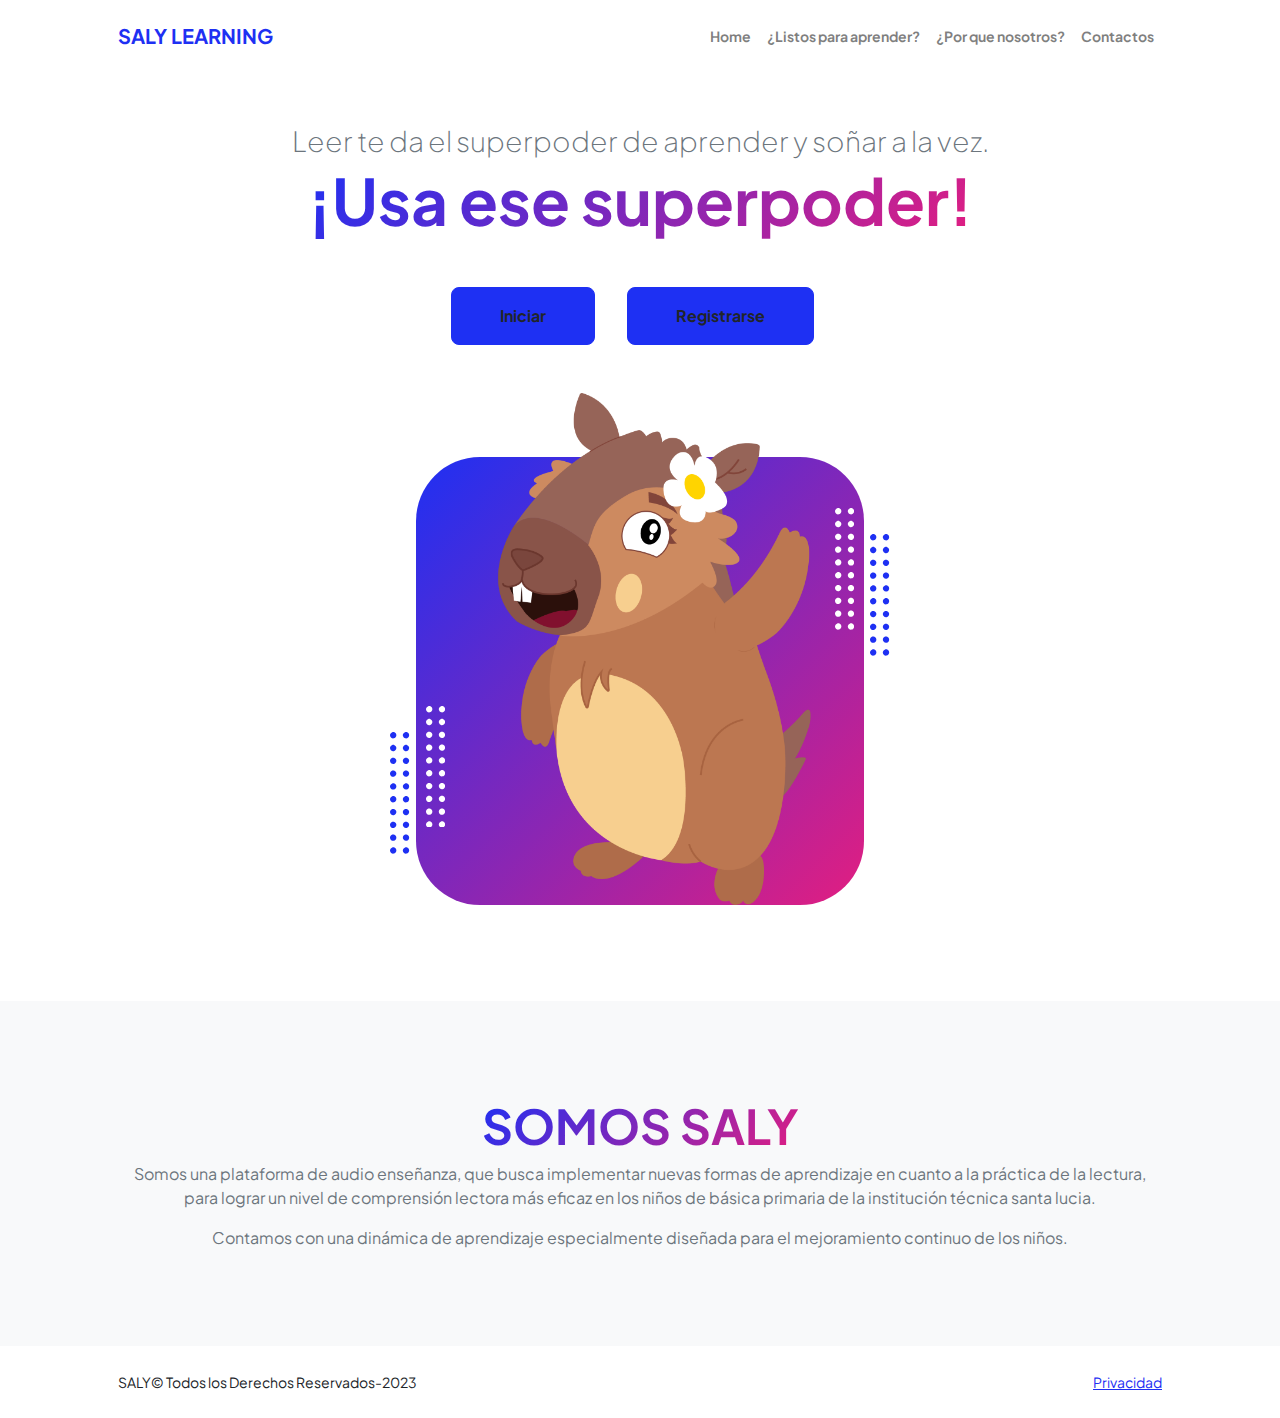
<file: index.html>
<!DOCTYPE html>
<html lang="en">
    <head>
        <meta charset="utf-8" />
        <meta name="viewport" content="width=device-width, initial-scale=1, shrink-to-fit=no" />
        <meta name="description" content="" />
        <meta name="author" content="" />
        <title>software saly</title>
        <!-- Favicon-->
        <link rel="icon" type="image/x-icon" href="assets/favicon.ico" />
        <link rel="stylesheet" href="https://maxcdn.bootstrapcdn.com/bootstrap/4.5.2/css/bootstrap.min.css">
        <link rel="stylesheet" href="https://stackpath.bootstrapcdn.com/bootstrap/4.3.1/css/bootstrap.min.css" integrity="sha384-ggOyR0iXCbMQv3Xipma34MD+dH/1fQ784/j6cY/iJTQUOhcWr7x9JvoRxT2MZw1T" crossorigin="anonymous">


        <!-- Custom Google font-->
        <link rel="preconnect" href="https://fonts.googleapis.com" />
        <link rel="preconnect" href="https://fonts.gstatic.com" crossorigin />
        <link href="https://fonts.googleapis.com/css2?family=Plus+Jakarta+Sans:wght@100;200;300;400;500;600;700;800;900&amp;display=swap" rel="stylesheet" />

        <!-- Bootstrap icons-->
        <link href="https://cdn.jsdelivr.net/npm/bootstrap-icons@1.8.1/font/bootstrap-icons.css" rel="stylesheet" />
        <!-- CSS del tema principal (incluye Bootstrap)-->
        <link href="css/styles.css" rel="stylesheet" />
    </head>
    <body class="d-flex flex-column h-100">
        <main class="flex-shrink-0">
            <!--menu-->
            <nav class="navbar navbar-expand-lg navbar-light bg-white py-3">
                <div class="container px-5">
                    <a class="navbar-brand" href="index.html"><span class="fw-bolder text-primary">SALY LEARNING</span></a>
                    <button class="navbar-toggler" type="button" data-bs-toggle="collapse" data-bs-target="#navbarSupportedContent" aria-controls="navbarSupportedContent" aria-expanded="false" aria-label="Toggle navigation"><span class="navbar-toggler-icon"></span></button>
                    <div class="collapse navbar-collapse" id="navbarSupportedContent">
                        <ul class="navbar-nav ms-auto mb-2 mb-lg-0 small fw-bolder">
                            <li class="nav-item"><a class="nav-link" href="index.html">Home</a></li>
                            <li class="nav-item"><a class="nav-link" href="resume.html">¿Listos para aprender?</a></li>
                            <li class="nav-item"><a class="nav-link" href="projects.html">¿Por que nosotros?</a></li>
                             <li class="nav-item"><a class="nav-link" href="contact.html">Contactos</a></li>
                        </ul>
                    </div>
                </div>
            </nav>
            <!-- Header-->
<header class="py-5">
<div class="container px-5 pb-5">
<div class="row gx-5 align-items-center">
<div class="col-xxl-5">
<!-- Contenido del texto del encabezado-->
<div class="text-center text-xxl-start">
<div class="fs-3 fw-light text-muted">Leer te da el superpoder de aprender y soñar a la vez.</div>
<h1 class="display-3 fw-bolder mb-5"><span class="text-gradient d-inline">¡Usa ese superpoder!</span></h1>
<div class="d-grid gap-3 d-sm-flex justify-content-sm-center justify-content-xxl-start mb-3">
<a id="abrir_modal" class="btn btn-primary btn-lg px-5 py-3 me-sm-3 fs-6 fw-bolder">Iniciar</a>
<a id="abrir_modal_registro" class="btn btn-primary btn-lg px-5 py-3 me-sm-3 fs-6 fw-bolder">Registrarse</a>
</div>
</div>

  <!-- Modal de inicio de sesión -->
<div id="miModal" class="modal" style=" height: 80% width: 80%;">
            <div class="row justify-content-center pt-5 mt-5 m-1">
            <div class="col-md-6 col-sm-8 col-xl-4 col-lg-5 formulario">
            <span id="close_modal" class="close_modal" style="float: right; cursor: pointer;">&times;</span>

             <form action="">
                        <div class="form-group text-center pt-3">
                        <h1 class="text-light">INICIAR SESIÓN</h1>
                        </div>
                        <div class="form-group mx-sm-4 pt-3">
                        <input type="text" class="form-control" placeholder="Ingrese su Usuario" required>
                        </div>
                        <div class="form-group mx-sm-4 pb-3">
                        <input type="text" class="form-control" placeholder="Ingrese su Contraseña" required>
                        </div>
                        <div class="form-group mx-sm-4 pb-2">
                        <input type="submit" class="btn btn-block ingresar" value="INGRESAR">
                        </div>
                        <div class="form-group mx-sm-4 text-right">
            <span class=""><a href="#" class="olvide">Olvidé mi contraseña?</a></span>
                        </div>
                    </form>
                </div>
            </div>
        </div>
<!---->
<!-- Modal de registro usuarios-->
<div id="registroModal" class="modal" style="height: 100%; width: 100%;">
    <div class="row justify-content-center pt-5 mt-5 m-1">
        <div class="col-md-6 col-sm-8 col-xl-4 col-lg-5 formulario"  style="height: 80%; width: 60%;" >
            <span id="close_modal_registro" class="close_modal" style="float: right; cursor: pointer;">&times;</span>
            
            <form action="">
                <div class="form-group text-center pt-3">
                    <h1 class="text-light">INICIAR SESIÓN</h1>
                </div>

                <!-- Primera Fila -->
                <div class="row">
                    <div class="form-group col-md-6 pt-3">
                        <input type="text" class="form-control" placeholder="Primer Nombre" required>
                    </div>
                    <div class="form-group col-md-6 pt-3">
                        <input type="text" class="form-control" placeholder="Segundo Nombre">
                    </div>
                </div>

                <!-- Segunda Fila -->
                <div class="row">
                    <div class="form-group col-md-6 pb-3">
                        <input type="text" class="form-control" placeholder="Primer Apellido" required>
                    </div>
                    <div class="form-group col-md-6 pb-3">
                        <input type="text" class="form-control" placeholder="Segundo Apellido">
                    </div>
                </div>

                <!-- Tercera Fila -->
                <div class="row">
                    <div class="form-group col-md-6 pb-3">
                        <input type="number" class="form-control" placeholder="Edad" required>
                    </div>
                    <div class="form-group col-md-6 pb-3">
                        <select id="gradoEscolar" class="form-control" required>
                            <option value="" disabled selected>Seleccione su grado escolar</option>
                            <option value="1">Primero</option>
                            <option value="2">Segundo</option>
                            <option value="3">Tercero</option>
                            <option value="4">Cuarto</option>
                            <option value="5">Quinto</option>
                        </select>
                    </div>
                </div>
                <!-- Cuarta Fila -->
                <div class="row">
                    <div class="form-group col-md-6 pb-3">
                        <input type="email" class="form-control" placeholder="Correo electronico" required>
                    </div>
                    <div class="form-group col-md-6 pb-3">
                        <input type="password" class="form-control" placeholder="Contraseña" required minlength="6">
                    </div>
                </div>

                <!-- Quinta Fila -->
                <div class="row">
                    <div class="form-group col-md-6 pb-3">
                        <input type="password" class="form-control" placeholder="Confirmar contraseña" required minlength="6">
                    </div>

                    <div class="form-group col-md-6 pb-2">
                        <input type="submit" class="btn btn-block ingresar" value="INGRESAR">
                    </div>
                </div>
            </form>
        </div>
    </div>
</div>
<!---->
 <div class="col-xxl-7">
<!-- Imagen de encabezado-->
<div class="d-flex justify-content-center mt-5 mt-xxl-0">
<div class="profile bg-gradient-primary-to-secondary">
<img class="profile-img" src="img/SALYCAPIBARA.png" alt="..." />
<div class="dots-1">
<!-- Puntos SVG-->
<svg version="1.1" xmlns="http://www.w3.org/2000/svg" xmlns:xlink="http://www.w3.org/1999/xlink" x="0px" y="0px" viewBox="0 0 191.6 1215.4" style="enable-background: new 0 0 191.6 1215.4" xml:space="preserve">
<g transform="translate(0.000000,1280.000000) scale(0.100000,-0.100000)">
<path d="M227.7,12788.6c-105-35-200-141-222-248c-43-206,163-412,369-369c155,32,275,190,260,339c-11,105-90,213-190,262        C383.7,12801.6,289.7,12808.6,227.7,12788.6z"></path>
<path d="M1507.7,12788.6c-151-50-253-216-222-362c25-119,136-230,254-255c194-41,395,142,375,339c-11,105-90,213-190,262        C1663.7,12801.6,1569.7,12808.6,1507.7,12788.6z"></path>
<path d="M227.7,11508.6c-105-35-200-141-222-248c-43-206,163-412,369-369c155,32,275,190,260,339c-11,105-90,213-190,262        C383.7,11521.6,289.7,11528.6,227.7,11508.6z"></path>
<path d="M1507.7,11508.6c-151-50-253-216-222-362c25-119,136-230,254-255c194-41,395,142,375,339c-11,105-90,213-190,262        C1663.7,11521.6,1569.7,11528.6,1507.7,11508.6z"></path>
<path d="M227.7,10228.6c-105-35-200-141-222-248c-43-206,163-412,369-369c155,32,275,190,260,339c-11,105-90,213-190,262        C383.7,10241.6,289.7,10248.6,227.7,10228.6z"></path>
<path d="M1507.7,10228.6c-105-35-200-141-222-248c-43-206,163-412,369-369c155,32,275,190,260,339c-11,105-90,213-190,262        C1663.7,10241.6,1569.7,10248.6,1507.7,10228.6z"></path>
<path d="M227.7,8948.6c-105-35-200-141-222-248c-43-206,163-412,369-369c155,32,275,190,260,339c-11,105-90,213-190,262        C383.7,8961.6,289.7,8968.6,227.7,8948.6z"></path>
<path d="M1507.7,8948.6c-105-35-200-141-222-248c-43-206,163-412,369-369c155,32,275,190,260,339c-11,105-90,213-190,262        C1663.7,8961.6,1569.7,8968.6,1507.7,8948.6z"></path>
<path d="M227.7,7668.6c-105-35-200-141-222-248c-43-206,163-412,369-369c155,32,275,190,260,339c-11,105-90,213-190,262        C383.7,7681.6,289.7,7688.6,227.7,7668.6z"></path>
<path d="M1507.7,7668.6c-105-35-200-141-222-248c-43-206,163-412,369-369c155,32,275,190,260,339c-11,105-90,213-190,262        C1663.7,7681.6,1569.7,7688.6,1507.7,7668.6z"></path>
<path d="M227.7,6388.6c-105-35-200-141-222-248c-43-206,163-412,369-369c155,32,275,190,260,339c-11,105-90,213-190,262        C383.7,6401.6,289.7,6408.6,227.7,6388.6z"></path>
 <path d="M1507.7,6388.6c-105-35-200-141-222-248c-43-206,163-412,369-369c155,32,275,190,260,339c-11,105-90,213-190,262        C1663.7,6401.6,1569.7,6408.6,1507.7,6388.6z"></path>
<path d="M227.7,5108.6c-105-35-200-141-222-248c-43-206,163-412,369-369c155,32,275,190,260,339c-11,105-90,213-190,262        C383.7,5121.6,289.7,5128.6,227.7,5108.6z"></path>
<path d="M1507.7,5108.6c-105-35-200-141-222-248c-43-206,163-412,369-369c155,32,275,190,260,339c-11,105-90,213-190,262        C1663.7,5121.6,1569.7,5128.6,1507.7,5108.6z"></path>
<path d="M227.7,3828.6c-105-35-200-141-222-248c-43-206,163-412,369-369c155,32,275,190,260,339c-11,105-90,213-190,262        C383.7,3841.6,289.7,3848.6,227.7,3828.6z"></path>
<path d="M1507.7,3828.6c-105-35-200-141-222-248c-43-206,163-412,369-369c155,32,275,190,260,339c-11,105-90,213-190,262        C1663.7,3841.6,1569.7,3848.6,1507.7,3828.6z"></path>
<path d="M227.7,2548.6c-105-35-200-141-222-248c-43-206,163-412,369-369c155,32,275,190,260,339c-11,105-90,213-190,262        C383.7,2561.6,289.7,2568.6,227.7,2548.6z"></path>
 <path d="M1507.7,2548.6c-105-35-200-141-222-248c-43-206,163-412,369-369c155,32,275,190,260,339c-11,105-90,213-190,262        C1663.7,2561.6,1569.7,2568.6,1507.7,2548.6z"></path>
<path d="M227.7,1268.6c-105-35-200-141-222-248c-43-206,163-412,369-369c155,32,275,190,260,339c-11,105-90,213-190,262        C383.7,1281.6,289.7,1288.6,227.7,1268.6z"></path>
<path d="M1507.7,1268.6c-105-35-200-141-222-248c-43-206,163-412,369-369c155,32,275,190,260,339c-11,105-90,213-190,262        C1663.7,1281.6,1569.7,1288.6,1507.7,1268.6z"></path>
</g>
 </svg>
                                        <!-- END of SVG dots-->
</div>
<div class="dots-2">
                                        <!-- SVG Dots-->
                                        <svg version="1.1" xmlns="http://www.w3.org/2000/svg" xmlns:xlink="http://www.w3.org/1999/xlink" x="0px" y="0px" viewBox="0 0 191.6 1215.4" style="enable-background: new 0 0 191.6 1215.4" xml:space="preserve">
                                            <g transform="translate(0.000000,1280.000000) scale(0.100000,-0.100000)">
                                                <path d="M227.7,12788.6c-105-35-200-141-222-248c-43-206,163-412,369-369c155,32,275,190,260,339c-11,105-90,213-190,262        C383.7,12801.6,289.7,12808.6,227.7,12788.6z"></path>
                                                <path d="M1507.7,12788.6c-151-50-253-216-222-362c25-119,136-230,254-255c194-41,395,142,375,339c-11,105-90,213-190,262        C1663.7,12801.6,1569.7,12808.6,1507.7,12788.6z"></path>
                                                <path d="M227.7,11508.6c-105-35-200-141-222-248c-43-206,163-412,369-369c155,32,275,190,260,339c-11,105-90,213-190,262        C383.7,11521.6,289.7,11528.6,227.7,11508.6z"></path>
                                                <path d="M1507.7,11508.6c-151-50-253-216-222-362c25-119,136-230,254-255c194-41,395,142,375,339c-11,105-90,213-190,262        C1663.7,11521.6,1569.7,11528.6,1507.7,11508.6z"></path>
                                                <path d="M227.7,10228.6c-105-35-200-141-222-248c-43-206,163-412,369-369c155,32,275,190,260,339c-11,105-90,213-190,262        C383.7,10241.6,289.7,10248.6,227.7,10228.6z"></path>
                                                <path d="M1507.7,10228.6c-105-35-200-141-222-248c-43-206,163-412,369-369c155,32,275,190,260,339c-11,105-90,213-190,262        C1663.7,10241.6,1569.7,10248.6,1507.7,10228.6z"></path>
                                                <path d="M227.7,8948.6c-105-35-200-141-222-248c-43-206,163-412,369-369c155,32,275,190,260,339c-11,105-90,213-190,262        C383.7,8961.6,289.7,8968.6,227.7,8948.6z"></path>
                                                <path d="M1507.7,8948.6c-105-35-200-141-222-248c-43-206,163-412,369-369c155,32,275,190,260,339c-11,105-90,213-190,262        C1663.7,8961.6,1569.7,8968.6,1507.7,8948.6z"></path>
                                                <path d="M227.7,7668.6c-105-35-200-141-222-248c-43-206,163-412,369-369c155,32,275,190,260,339c-11,105-90,213-190,262        C383.7,7681.6,289.7,7688.6,227.7,7668.6z"></path>
                                                <path d="M1507.7,7668.6c-105-35-200-141-222-248c-43-206,163-412,369-369c155,32,275,190,260,339c-11,105-90,213-190,262        C1663.7,7681.6,1569.7,7688.6,1507.7,7668.6z"></path>
                                                <path d="M227.7,6388.6c-105-35-200-141-222-248c-43-206,163-412,369-369c155,32,275,190,260,339c-11,105-90,213-190,262        C383.7,6401.6,289.7,6408.6,227.7,6388.6z"></path>
                                                <path d="M1507.7,6388.6c-105-35-200-141-222-248c-43-206,163-412,369-369c155,32,275,190,260,339c-11,105-90,213-190,262        C1663.7,6401.6,1569.7,6408.6,1507.7,6388.6z"></path>
                                                <path d="M227.7,5108.6c-105-35-200-141-222-248c-43-206,163-412,369-369c155,32,275,190,260,339c-11,105-90,213-190,262        C383.7,5121.6,289.7,5128.6,227.7,5108.6z"></path>
                                                <path d="M1507.7,5108.6c-105-35-200-141-222-248c-43-206,163-412,369-369c155,32,275,190,260,339c-11,105-90,213-190,262        C1663.7,5121.6,1569.7,5128.6,1507.7,5108.6z"></path>
                                                <path d="M227.7,3828.6c-105-35-200-141-222-248c-43-206,163-412,369-369c155,32,275,190,260,339c-11,105-90,213-190,262        C383.7,3841.6,289.7,3848.6,227.7,3828.6z"></path>
                                                <path d="M1507.7,3828.6c-105-35-200-141-222-248c-43-206,163-412,369-369c155,32,275,190,260,339c-11,105-90,213-190,262        C1663.7,3841.6,1569.7,3848.6,1507.7,3828.6z"></path>
                                                <path d="M227.7,2548.6c-105-35-200-141-222-248c-43-206,163-412,369-369c155,32,275,190,260,339c-11,105-90,213-190,262        C383.7,2561.6,289.7,2568.6,227.7,2548.6z"></path>
                                                <path d="M1507.7,2548.6c-105-35-200-141-222-248c-43-206,163-412,369-369c155,32,275,190,260,339c-11,105-90,213-190,262        C1663.7,2561.6,1569.7,2568.6,1507.7,2548.6z"></path>
                                                <path d="M227.7,1268.6c-105-35-200-141-222-248c-43-206,163-412,369-369c155,32,275,190,260,339c-11,105-90,213-190,262        C383.7,1281.6,289.7,1288.6,227.7,1268.6z"></path>
                                                <path d="M1507.7,1268.6c-105-35-200-141-222-248c-43-206,163-412,369-369c155,32,275,190,260,339c-11,105-90,213-190,262        C1663.7,1281.6,1569.7,1288.6,1507.7,1268.6z"></path>
                                            </g>
                                        </svg>
                                        <!-- END of SVG dots-->
                                    </div>
                                    <div class="dots-3">
                                        <!-- SVG Dots-->
                                        <svg version="1.1" xmlns="http://www.w3.org/2000/svg" xmlns:xlink="http://www.w3.org/1999/xlink" x="0px" y="0px" viewBox="0 0 191.6 1215.4" style="enable-background: new 0 0 191.6 1215.4" xml:space="preserve">
                                            <g transform="translate(0.000000,1280.000000) scale(0.100000,-0.100000)">
                                                <path d="M227.7,12788.6c-105-35-200-141-222-248c-43-206,163-412,369-369c155,32,275,190,260,339c-11,105-90,213-190,262        C383.7,12801.6,289.7,12808.6,227.7,12788.6z"></path>
                                                <path d="M1507.7,12788.6c-151-50-253-216-222-362c25-119,136-230,254-255c194-41,395,142,375,339c-11,105-90,213-190,262        C1663.7,12801.6,1569.7,12808.6,1507.7,12788.6z"></path>
                                                <path d="M227.7,11508.6c-105-35-200-141-222-248c-43-206,163-412,369-369c155,32,275,190,260,339c-11,105-90,213-190,262        C383.7,11521.6,289.7,11528.6,227.7,11508.6z"></path>
                                                <path d="M1507.7,11508.6c-151-50-253-216-222-362c25-119,136-230,254-255c194-41,395,142,375,339c-11,105-90,213-190,262        C1663.7,11521.6,1569.7,11528.6,1507.7,11508.6z"></path>
                                                <path d="M227.7,10228.6c-105-35-200-141-222-248c-43-206,163-412,369-369c155,32,275,190,260,339c-11,105-90,213-190,262        C383.7,10241.6,289.7,10248.6,227.7,10228.6z"></path>
                                                <path d="M1507.7,10228.6c-105-35-200-141-222-248c-43-206,163-412,369-369c155,32,275,190,260,339c-11,105-90,213-190,262        C1663.7,10241.6,1569.7,10248.6,1507.7,10228.6z"></path>
                                                <path d="M227.7,8948.6c-105-35-200-141-222-248c-43-206,163-412,369-369c155,32,275,190,260,339c-11,105-90,213-190,262        C383.7,8961.6,289.7,8968.6,227.7,8948.6z"></path>
                                                <path d="M1507.7,8948.6c-105-35-200-141-222-248c-43-206,163-412,369-369c155,32,275,190,260,339c-11,105-90,213-190,262        C1663.7,8961.6,1569.7,8968.6,1507.7,8948.6z"></path>
                                                <path d="M227.7,7668.6c-105-35-200-141-222-248c-43-206,163-412,369-369c155,32,275,190,260,339c-11,105-90,213-190,262        C383.7,7681.6,289.7,7688.6,227.7,7668.6z"></path>
                                                <path d="M1507.7,7668.6c-105-35-200-141-222-248c-43-206,163-412,369-369c155,32,275,190,260,339c-11,105-90,213-190,262        C1663.7,7681.6,1569.7,7688.6,1507.7,7668.6z"></path>
                                                <path d="M227.7,6388.6c-105-35-200-141-222-248c-43-206,163-412,369-369c155,32,275,190,260,339c-11,105-90,213-190,262        C383.7,6401.6,289.7,6408.6,227.7,6388.6z"></path>
                                                <path d="M1507.7,6388.6c-105-35-200-141-222-248c-43-206,163-412,369-369c155,32,275,190,260,339c-11,105-90,213-190,262        C1663.7,6401.6,1569.7,6408.6,1507.7,6388.6z"></path>
                                                <path d="M227.7,5108.6c-105-35-200-141-222-248c-43-206,163-412,369-369c155,32,275,190,260,339c-11,105-90,213-190,262        C383.7,5121.6,289.7,5128.6,227.7,5108.6z"></path>
                                                <path d="M1507.7,5108.6c-105-35-200-141-222-248c-43-206,163-412,369-369c155,32,275,190,260,339c-11,105-90,213-190,262        C1663.7,5121.6,1569.7,5128.6,1507.7,5108.6z"></path>
                                                <path d="M227.7,3828.6c-105-35-200-141-222-248c-43-206,163-412,369-369c155,32,275,190,260,339c-11,105-90,213-190,262        C383.7,3841.6,289.7,3848.6,227.7,3828.6z"></path>
                                                <path d="M1507.7,3828.6c-105-35-200-141-222-248c-43-206,163-412,369-369c155,32,275,190,260,339c-11,105-90,213-190,262        C1663.7,3841.6,1569.7,3848.6,1507.7,3828.6z"></path>
                                                <path d="M227.7,2548.6c-105-35-200-141-222-248c-43-206,163-412,369-369c155,32,275,190,260,339c-11,105-90,213-190,262        C383.7,2561.6,289.7,2568.6,227.7,2548.6z"></path>
                                                <path d="M1507.7,2548.6c-105-35-200-141-222-248c-43-206,163-412,369-369c155,32,275,190,260,339c-11,105-90,213-190,262        C1663.7,2561.6,1569.7,2568.6,1507.7,2548.6z"></path>
                                                <path d="M227.7,1268.6c-105-35-200-141-222-248c-43-206,163-412,369-369c155,32,275,190,260,339c-11,105-90,213-190,262        C383.7,1281.6,289.7,1288.6,227.7,1268.6z"></path>
                                                <path d="M1507.7,1268.6c-105-35-200-141-222-248c-43-206,163-412,369-369c155,32,275,190,260,339c-11,105-90,213-190,262        C1663.7,1281.6,1569.7,1288.6,1507.7,1268.6z"></path>
                                            </g>
                                        </svg>
                                        <!-- END of SVG dots-->
                                    </div>
                                    <div class="dots-4">
                                        <!-- SVG Dots-->
                                        <svg version="1.1" xmlns="http://www.w3.org/2000/svg" xmlns:xlink="http://www.w3.org/1999/xlink" x="0px" y="0px" viewBox="0 0 191.6 1215.4" style="enable-background: new 0 0 191.6 1215.4" xml:space="preserve">
                                            <g transform="translate(0.000000,1280.000000) scale(0.100000,-0.100000)">
                                                <path d="M227.7,12788.6c-105-35-200-141-222-248c-43-206,163-412,369-369c155,32,275,190,260,339c-11,105-90,213-190,262        C383.7,12801.6,289.7,12808.6,227.7,12788.6z"></path>
                                                <path d="M1507.7,12788.6c-151-50-253-216-222-362c25-119,136-230,254-255c194-41,395,142,375,339c-11,105-90,213-190,262        C1663.7,12801.6,1569.7,12808.6,1507.7,12788.6z"></path>
                                                <path d="M227.7,11508.6c-105-35-200-141-222-248c-43-206,163-412,369-369c155,32,275,190,260,339c-11,105-90,213-190,262        C383.7,11521.6,289.7,11528.6,227.7,11508.6z"></path>
                                                <path d="M1507.7,11508.6c-151-50-253-216-222-362c25-119,136-230,254-255c194-41,395,142,375,339c-11,105-90,213-190,262        C1663.7,11521.6,1569.7,11528.6,1507.7,11508.6z"></path>
                                                <path d="M227.7,10228.6c-105-35-200-141-222-248c-43-206,163-412,369-369c155,32,275,190,260,339c-11,105-90,213-190,262        C383.7,10241.6,289.7,10248.6,227.7,10228.6z"></path>
                                                <path d="M1507.7,10228.6c-105-35-200-141-222-248c-43-206,163-412,369-369c155,32,275,190,260,339c-11,105-90,213-190,262        C1663.7,10241.6,1569.7,10248.6,1507.7,10228.6z"></path>
                                                <path d="M227.7,8948.6c-105-35-200-141-222-248c-43-206,163-412,369-369c155,32,275,190,260,339c-11,105-90,213-190,262        C383.7,8961.6,289.7,8968.6,227.7,8948.6z"></path>
                                                <path d="M1507.7,8948.6c-105-35-200-141-222-248c-43-206,163-412,369-369c155,32,275,190,260,339c-11,105-90,213-190,262        C1663.7,8961.6,1569.7,8968.6,1507.7,8948.6z"></path>
                                                <path d="M227.7,7668.6c-105-35-200-141-222-248c-43-206,163-412,369-369c155,32,275,190,260,339c-11,105-90,213-190,262        C383.7,7681.6,289.7,7688.6,227.7,7668.6z"></path>
                                                <path d="M1507.7,7668.6c-105-35-200-141-222-248c-43-206,163-412,369-369c155,32,275,190,260,339c-11,105-90,213-190,262        C1663.7,7681.6,1569.7,7688.6,1507.7,7668.6z"></path>
                                                <path d="M227.7,6388.6c-105-35-200-141-222-248c-43-206,163-412,369-369c155,32,275,190,260,339c-11,105-90,213-190,262        C383.7,6401.6,289.7,6408.6,227.7,6388.6z"></path>
                                                <path d="M1507.7,6388.6c-105-35-200-141-222-248c-43-206,163-412,369-369c155,32,275,190,260,339c-11,105-90,213-190,262        C1663.7,6401.6,1569.7,6408.6,1507.7,6388.6z"></path>
                                                <path d="M227.7,5108.6c-105-35-200-141-222-248c-43-206,163-412,369-369c155,32,275,190,260,339c-11,105-90,213-190,262        C383.7,5121.6,289.7,5128.6,227.7,5108.6z"></path>
                                                <path d="M1507.7,5108.6c-105-35-200-141-222-248c-43-206,163-412,369-369c155,32,275,190,260,339c-11,105-90,213-190,262        C1663.7,5121.6,1569.7,5128.6,1507.7,5108.6z"></path>
                                                <path d="M227.7,3828.6c-105-35-200-141-222-248c-43-206,163-412,369-369c155,32,275,190,260,339c-11,105-90,213-190,262        C383.7,3841.6,289.7,3848.6,227.7,3828.6z"></path>
                                                <path d="M1507.7,3828.6c-105-35-200-141-222-248c-43-206,163-412,369-369c155,32,275,190,260,339c-11,105-90,213-190,262        C1663.7,3841.6,1569.7,3848.6,1507.7,3828.6z"></path>
                                                <path d="M227.7,2548.6c-105-35-200-141-222-248c-43-206,163-412,369-369c155,32,275,190,260,339c-11,105-90,213-190,262        C383.7,2561.6,289.7,2568.6,227.7,2548.6z"></path>
                                                <path d="M1507.7,2548.6c-105-35-200-141-222-248c-43-206,163-412,369-369c155,32,275,190,260,339c-11,105-90,213-190,262        C1663.7,2561.6,1569.7,2568.6,1507.7,2548.6z"></path>
                                                <path d="M227.7,1268.6c-105-35-200-141-222-248c-43-206,163-412,369-369c155,32,275,190,260,339c-11,105-90,213-190,262        C383.7,1281.6,289.7,1288.6,227.7,1268.6z"></path>
                                                <path d="M1507.7,1268.6c-105-35-200-141-222-248c-43-206,163-412,369-369c155,32,275,190,260,339c-11,105-90,213-190,262        C1663.7,1281.6,1569.7,1288.6,1507.7,1268.6z"></path>
                                            </g>
                                        </svg>
<!-- FINAL de puntos SVG-->
</div>
</div>
</div>
</div>
</div>
</div>
</header>
            <!-- seccion-->
<section class="bg-light py-5">
<div class="container px-5">
<div class="row gx-5 justify-content-center">
<div class="col-xxl-8">
<div class="text-center my-5">
<h2 class="display-5 fw-bolder"><span class="text-gradient d-inline">SOMOS SALY</span></h2>
<p class="text-muted">Somos una plataforma de audio enseñanza, que busca implementar  nuevas formas de aprendizaje en cuanto a la práctica de la lectura, para lograr un nivel de comprensión lectora más eficaz en los niños de básica primaria de la institución técnica santa lucia.</p>
<p class="text-muted">Contamos con una dinámica de aprendizaje especialmente diseñada para el mejoramiento continuo de los niños.</p>
                               
</div>
</div>
</div>
</div>
</section>
</main>
        <!-- Footer-->
<footer class="bg-white py-4 mt-auto">
<div class="container px-5">
<div class="row align-items-center justify-content-between flex-column flex-sm-row">
<div class="col-auto"><div class="small m-0">SALY&copy; Todos los Derechos Reservados-2023</div>
</div>
<div class="col-auto">
<a class="small" href="#!">Privacidad</a>
</div>
</div>
</div>
</footer>
        <!-- Bootstrap core JS-->
<script src="https://cdn.jsdelivr.net/npm/bootstrap@5.2.3/dist/js/bootstrap.bundle.min.js"></script>
<script src="https://code.jquery.com/jquery-3.3.1.slim.min.js" integrity="sha384-q8i/X+965DzO0rT7abK41JStQIAqVgRVzpbzo5smXKp4YfRvH+8abtTE1Pi6jizo" crossorigin="anonymous"></script>
<script src="https://cdnjs.cloudflare.com/ajax/libs/popper.js/1.14.7/umd/popper.min.js" integrity="sha384-UO2eT0CpHqdSJQ6hJty5KVphtPhzWj9WO1clHTMGa3JDZwrnQq4sF86dIHNDz0W1" crossorigin="anonymous"></script>
<script src="https://stackpath.bootstrapcdn.com/bootstrap/4.3.1/js/bootstrap.min.js" integrity="sha384-JjSmVgyd0p3pXB1rRibZUAYoIIy6OrQ6VrjIEaFf/nJGzIxFDsf4x0xIM+B07jRM" crossorigin="anonymous"></script>

        <!-- Core theme JS-->
        <script src="js/scripts.js"></script>

    </body>
</html>
</file>
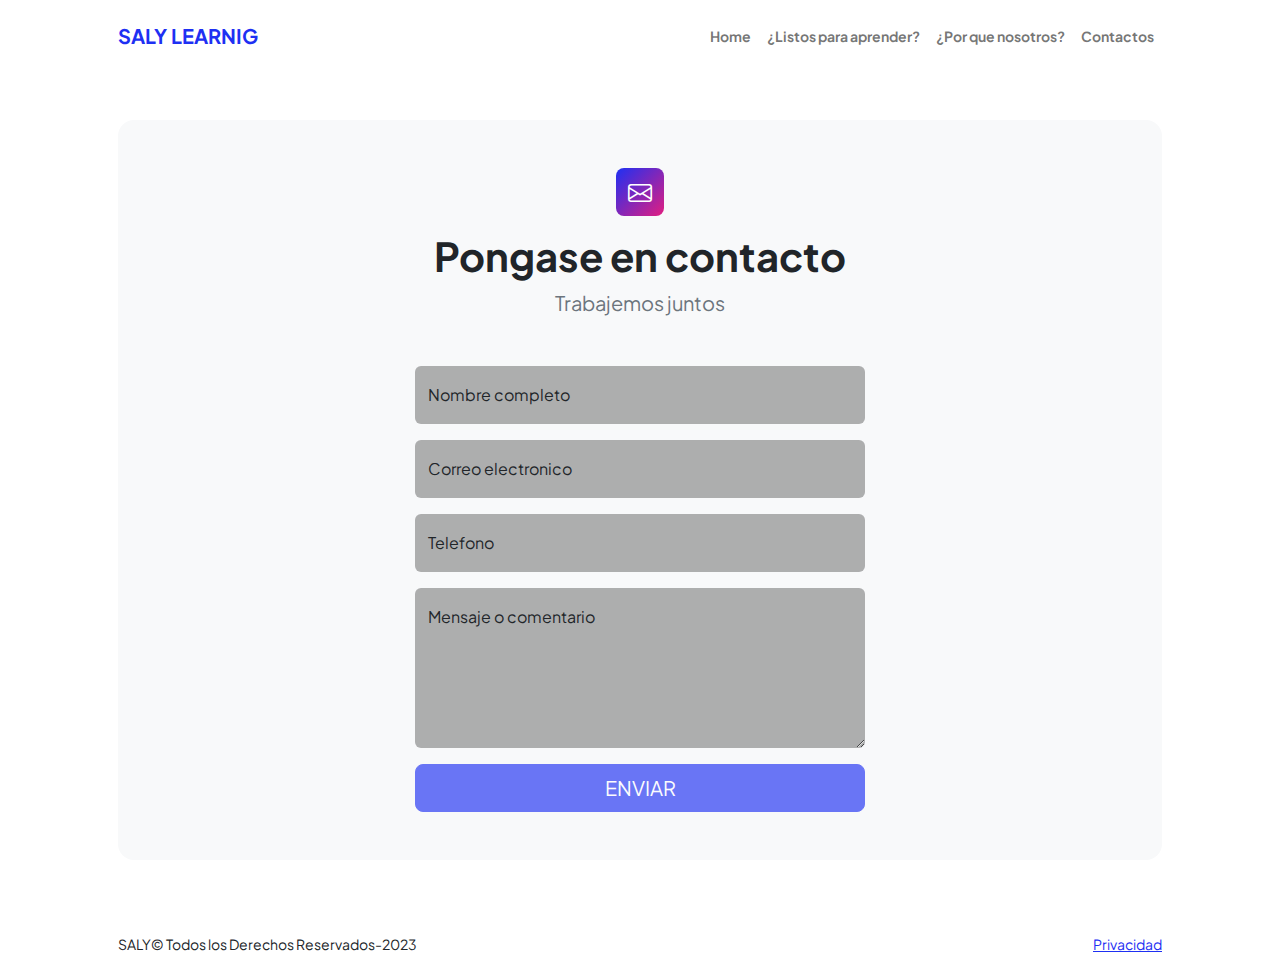
<file: contact.html>
<!DOCTYPE html>
<html lang="en">
<head>
<meta charset="utf-8" />
<meta name="viewport" content="width=device-width, initial-scale=1, shrink-to-fit=no" />
<meta name="description" content />
<meta name="author" content />
<title>software saly contacto</title>
        <!-- Favicon-->
<link rel="icon" type="image/x-icon" href="assets/favicon.ico" />
        <!-- Custom Google font-->
<link rel="preconnect" href="https://fonts.googleapis.com" />
<link rel="preconnect" href="https://fonts.gstatic.com" crossorigin />
<link href="https://fonts.googleapis.com/css2?family=Plus+Jakarta+Sans:wght@100;200;300;400;500;600;700;800;900&amp;display=swap" rel="stylesheet" />
        <!-- Bootstrap icons-->
<link href="https://cdn.jsdelivr.net/npm/bootstrap-icons@1.8.1/font/bootstrap-icons.css" rel="stylesheet" />
        <!-- Core theme CSS (includes Bootstrap)-->
<link href="css/styles.css" rel="stylesheet" />
 </head>
<body class="d-flex flex-column">
<main class="flex-shrink-0">
            <!-- Navigation-->
<nav class="navbar navbar-expand-lg navbar-light bg-white py-3">
<div class="container px-5">
<a class="navbar-brand" href="index.html"><span class="fw-bolder text-primary">SALY LEARNIG</span></a>
<button class="navbar-toggler" type="button" data-bs-toggle="collapse" data-bs-target="#navbarSupportedContent" aria-controls="navbarSupportedContent" aria-expanded="false" aria-label="Toggle navigation"><span class="navbar-toggler-icon"></span></button>
<div class="collapse navbar-collapse" id="navbarSupportedContent">
<ul class="navbar-nav ms-auto mb-2 mb-lg-0 small fw-bolder">
<li class="nav-item"><a class="nav-link" href="index.html">Home</a></li>
<li class="nav-item"><a class="nav-link" href="resume.html">¿Listos para aprender?</a></li>
<li class="nav-item"><a class="nav-link" href="projects.html">¿Por que nosotros?</a></li>
<li class="nav-item"><a class="nav-link" href="contact.html">Contactos</a></li></ul>
 </div>
</div>
</nav>
            <!-- Page content-->
<section class="py-5">
<div class="container px-5">
                    <!-- Contact form-->
<div class="bg-light rounded-4 py-5 px-4 px-md-5">
<div class="text-center mb-5">
<div class="feature bg-primary bg-gradient-primary-to-secondary text-white rounded-3 mb-3"><i class="bi bi-envelope"></i></div>
 <h1 class="fw-bolder">Pongase en contacto</h1>
<p class="lead fw-normal text-muted mb-0">Trabajemos juntos</p>
</div>
<div class="row gx-5 justify-content-center">
 <div class="col-lg-8 col-xl-6">
                               
<form id="contactForm" data-sb-form-api-token="API_TOKEN">
                                    <!-- Name input-->
 <div class="form-floating mb-3">
<input class="form-control" id="name" type="text" placeholder="Enter your name..." data-sb-validations="required" />
<label for="name">Nombre completo</label>
<div class="invalid-feedback" data-sb-feedback="name:required">Ingrese un nombre.</div>
</div>
                                    <!-- Email address input-->
<div class="form-floating mb-3">
<input class="form-control" id="email" type="email" placeholder="name@example.com" data-sb-validations="required,email" />
<label for="email">Correo electronico</label>
<div class="invalid-feedback" data-sb-feedback="email:required">Debe ingresar un correo electronico.</div>
<div class="invalid-feedback" data-sb-feedback="email:email">Correo electronico invalido.</div>
</div>
                                    <!-- Phone number input-->
<div class="form-floating mb-3">
<input class="form-control" id="phone" type="tel" placeholder="(123) 456-7890" data-sb-validations="required" />
<label for="phone">Telefono</label>
<div class="invalid-feedback" data-sb-feedback="phone:required">Numero telefonico no ingresado</div>
 </div>
                                    <!-- Message input-->
<div class="form-floating mb-3">
<textarea class="form-control" id="message" type="text" placeholder="Enter your message here..." style="height: 10rem" data-sb-validations="required"></textarea>
<label for="message">Mensaje o comentario</label>
<div class="invalid-feedback" data-sb-feedback="message:required">Se requiere un mensaje.</div>
</div>
<div class="d-none" id="submitSuccessMessage">
<div class="text-center mb-3">
<div class="fw-bolder">Envio exitoso</div>
</div>
</div>
                                    
                                    <!-- error al enviar el formulario-->
<div class="d-none" id="submitErrorMessage"><div class="text-center text-danger mb-3">Ha ocurrido un error al enviar el mensaje</div></div>
                                    <!-- Submit Button-->
<div class="d-grid"><button class="btn btn-primary btn-lg disabled" id="submitButton" type="submit">ENVIAR</button></div>
</form>
</div>
</div>
</div>
</div>
</section>
        </main>
        <!-- Footer-->
         <footer class="bg-white py-4 mt-auto">
            <div class="container px-5">
                <div class="row align-items-center justify-content-between flex-column flex-sm-row">
                    <div class="col-auto"><div class="small m-0">SALY&copy; Todos los Derechos Reservados-2023</div>
              </div>
                    <div class="col-auto">
                        <a class="small" href="#!">Privacidad</a>
                    </div>
                </div>
            </div>
        </footer>
        <!-- Bootstrap core JS-->
        <script src="https://cdn.jsdelivr.net/npm/bootstrap@5.2.3/dist/js/bootstrap.bundle.min.js"></script>
        <!-- Core theme JS-->
        <script src="js/scripts.js"></script>
    
        <script src="https://cdn.startbootstrap.com/sb-forms-latest.js"></script>
    </body>
</html>
</file>
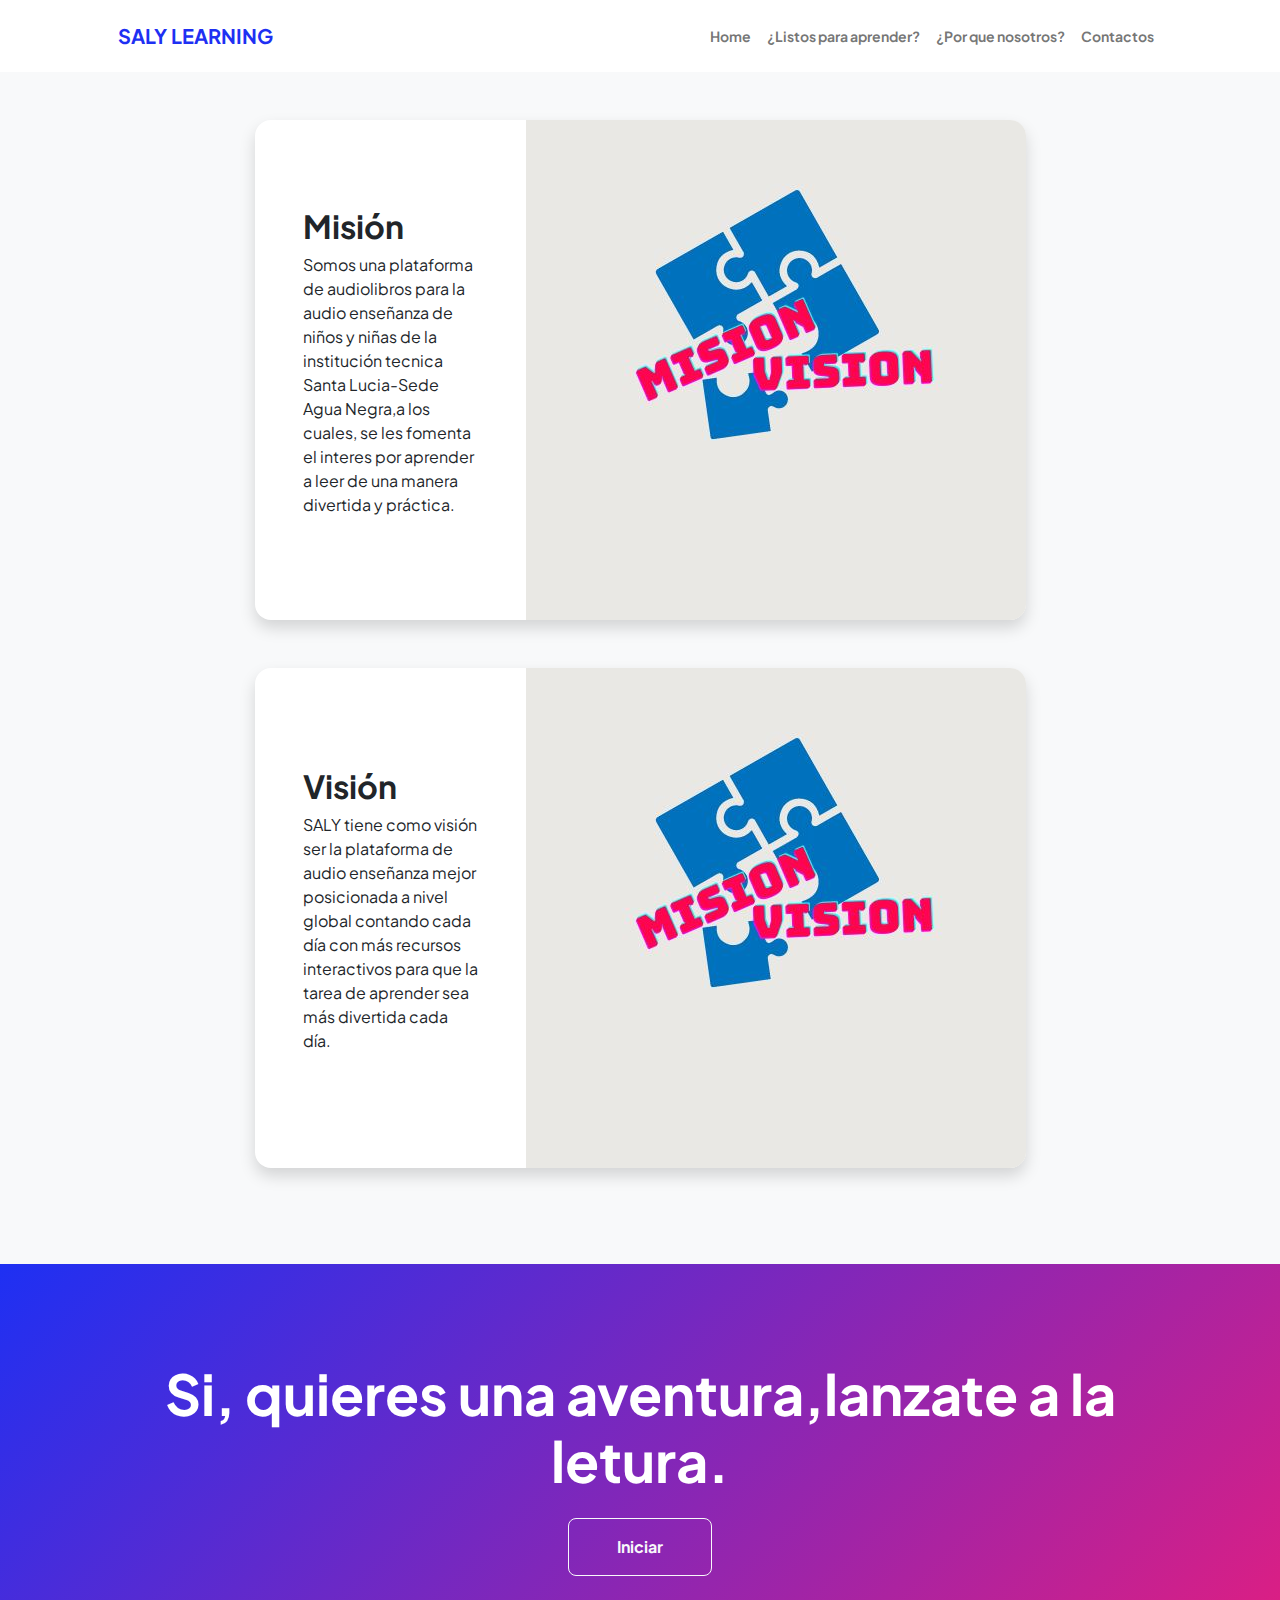
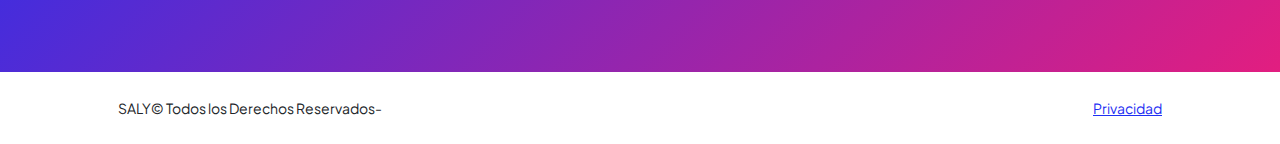
<file: projects.html>
<!DOCTYPE html>
<html lang="en">
    <head>
        <meta charset="utf-8" />
        <meta name="viewport" content="width=device-width, initial-scale=1, shrink-to-fit=no" />
        <meta name="description" content="" />
        <meta name="author" content="" />
        <title>software saly Mision, Vision </title>
        <!-- Favicon-->
        <link rel="icon" type="image/x-icon" href="assets/favicon.ico" />
        <!-- Custom Google font-->
        <link rel="preconnect" href="https://fonts.googleapis.com" />
        <link rel="preconnect" href="https://fonts.gstatic.com" crossorigin />
        <link href="https://fonts.googleapis.com/css2?family=Plus+Jakarta+Sans:wght@100;200;300;400;500;600;700;800;900&amp;display=swap" rel="stylesheet" />
        <!-- Bootstrap icons-->
        <link href="https://cdn.jsdelivr.net/npm/bootstrap-icons@1.8.1/font/bootstrap-icons.css" rel="stylesheet" />
        <!-- Core theme CSS (includes Bootstrap)-->
        <link href="css/styles.css" rel="stylesheet" />
    </head>
    <body class="d-flex flex-column h-100 bg-light">
        <main class="flex-shrink-0">
            <!-- Navigation-->
            <nav class="navbar navbar-expand-lg navbar-light bg-white py-3">
                <div class="container px-5">
                    <a class="navbar-brand" href="index.html"><span class="fw-bolder text-primary">SALY LEARNING</span></a>                    
                    <button class="navbar-toggler" type="button" data-bs-toggle="collapse" data-bs-target="#navbarSupportedContent" aria-controls="navbarSupportedContent" aria-expanded="false" aria-label="Toggle navigation"><span class="navbar-toggler-icon"></span></button>
                    <div class="collapse navbar-collapse" id="navbarSupportedContent">
                        <ul class="navbar-nav ms-auto mb-2 mb-lg-0 small fw-bolder">
                            <li class="nav-item"><a class="nav-link" href="index.html">Home</a></li>
                             <li class="nav-item"><a class="nav-link" href="resume.html">¿Listos para aprender?</a></li>
                            <li class="nav-item"><a class="nav-link" href="projects.html">¿Por que nosotros?</a></li>
                             <li class="nav-item"><a class="nav-link" href="contact.html">Contactos</a></li>
                        </ul>
                    </div>
                </div>
            </nav>
            <!-- Projects Section-->
            <section class="py-5">
                <div class="container px-5 mb-5">
                    <div class="row gx-5 justify-content-center">
                        <div class="col-lg-11 col-xl-9 col-xxl-8">
                            <!-- Project Card 1-->
                            <div class="card overflow-hidden shadow rounded-4 border-0 mb-5">
                                <div class="card-body p-0">
                                    <div class="d-flex align-items-center">
                                        <div class="p-5">
                                            <h2 class="fw-bolder">Misión</h2>
                                            <p>Somos una plataforma de audiolibros  para la audio enseñanza de niños y niñas de la institución tecnica Santa Lucia-Sede Agua Negra,a los cuales, se les fomenta el interes por aprender a leer de una manera divertida y práctica.</p>
                                        </div>
                                        <img class="img-fluid" src="img/vision.jpg"alt="Mision" />
                                    </div>
                                </div>
                            </div>
 <!--  Card 2-->
 <div class="card overflow-hidden shadow rounded-4 border-0">
<div class="card-body p-0">
 <div class="d-flex align-items-center">
<div class="p-5">
<h2 class="fw-bolder">Visión</h2>
<p>SALY tiene como visión ser la plataforma de audio enseñanza mejor posicionada a nivel global contando cada día con más recursos interactivos para que la tarea de aprender sea más divertida cada día.</p>
</div>
<img class="img-fluid" src="img/vision.jpg"alt="Mision" />
</div>
</div>
</div>
</div>
 </div>
</div>
</section>
<!-- Call to action section-->
 <section class="py-5 bg-gradient-primary-to-secondary text-white">
 <div class="container px-5 my-5">
 <div class="text-center">
<h2 class="display-4 fw-bolder mb-4">Si, quieres una aventura,lanzate a la letura.</h2>
<a class="btn btn-outline-light btn-lg px-5 py-3 fs-6 fw-bolder" href="index.html">Iniciar</a>
</div>
</div>
</section>
</main>
<!-- Footer-->
<footer class="bg-white py-4 mt-auto">
<div class="container px-5">
<div class="row align-items-center justify-content-between flex-column flex-sm-row">
<div class="col-auto"><div class="small m-0">SALY&copy; Todos los Derechos Reservados-</div>
 </div>
<div class="col-auto">
<a class="small" href="#!">Privacidad</a>
</div>
</div>
</div>
</footer>
<!-- Bootstrap core JS-->
<script src="https://cdn.jsdelivr.net/npm/bootstrap@5.2.3/dist/js/bootstrap.bundle.min.js"></script>
        <!-- Core theme JS-->
<script src="js/scripts.js"></script>
</body>
</html>
</file>
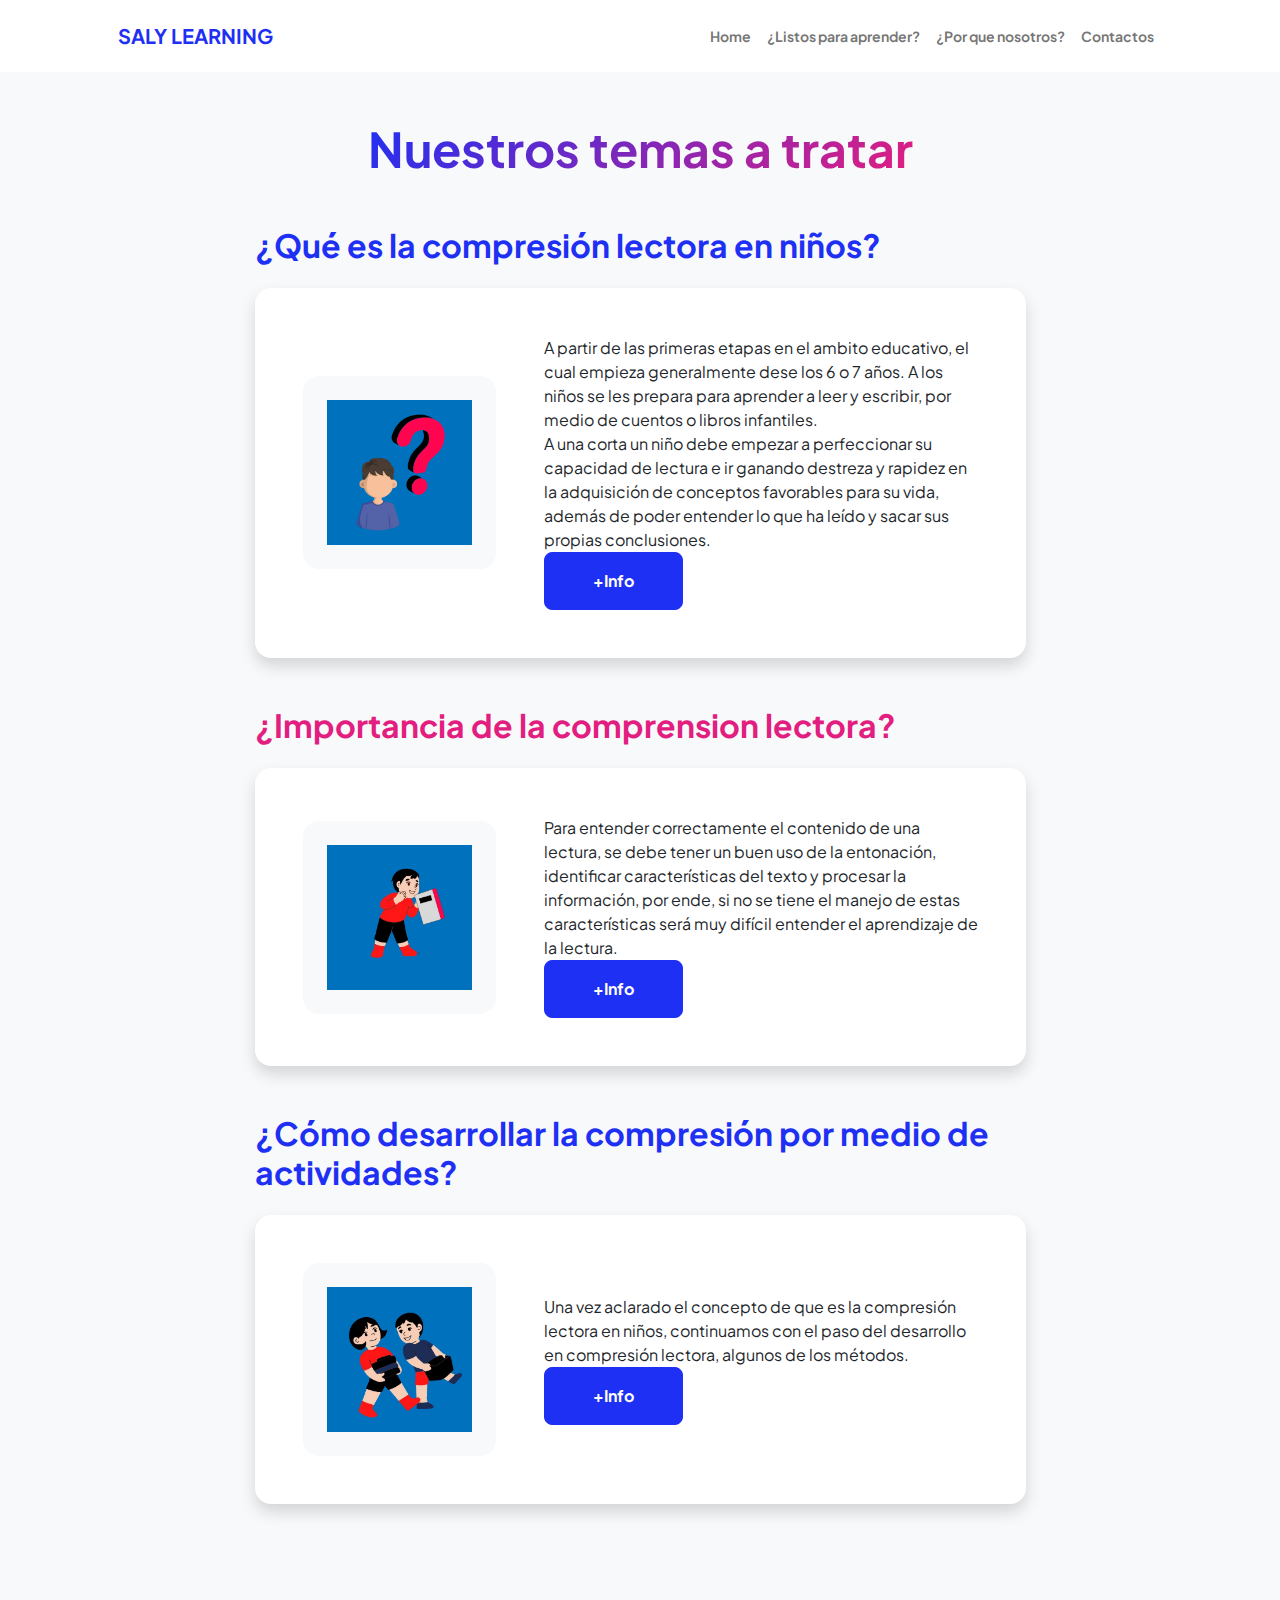
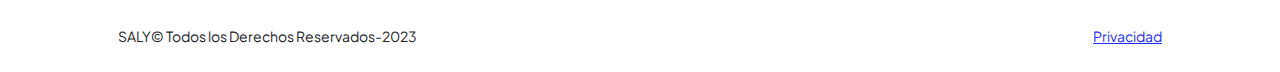
<file: resume.html>
<!DOCTYPE html>
<html lang="en">
    <head>
        <meta charset="utf-8" />
        <meta name="viewport" content="width=device-width, initial-scale=1, shrink-to-fit=no" />
        <meta name="description" content="" />
        <meta name="author" content="" />
        <title>software saly Informacion </title>
        <!-- Favicon-->
        <link rel="icon" type="image/x-icon" href="assets/favicon.ico" />
        <!-- Custom Google font-->
        <link rel="preconnect" href="https://fonts.googleapis.com" />
        <link rel="preconnect" href="https://fonts.gstatic.com" crossorigin />
        <link href="https://fonts.googleapis.com/css2?family=Plus+Jakarta+Sans:wght@100;200;300;400;500;600;700;800;900&amp;display=swap" rel="stylesheet" />
        <!-- Bootstrap icons-->
        <link href="https://cdn.jsdelivr.net/npm/bootstrap-icons@1.8.1/font/bootstrap-icons.css" rel="stylesheet" />
        <!-- Core theme CSS (includes Bootstrap)-->
        <link href="css/styles.css" rel="stylesheet" />
    </head>
    <body class="d-flex flex-column h-100 bg-light">
        <main class="flex-shrink-0">
            <!-- Navigation-->
            <nav class="navbar navbar-expand-lg navbar-light bg-white py-3">
                <div class="container px-5">
                    <a class="navbar-brand" href="index.html"><span class="fw-bolder text-primary">SALY LEARNING</span></a>
                    <button class="navbar-toggler" type="button" data-bs-toggle="collapse" data-bs-target="#navbarSupportedContent" aria-controls="navbarSupportedContent" aria-expanded="false" aria-label="Toggle navigation"><span class="navbar-toggler-icon"></span></button>
                    <div class="collapse navbar-collapse" id="navbarSupportedContent">
                        <ul class="navbar-nav ms-auto mb-2 mb-lg-0 small fw-bolder">
                            <li class="nav-item"><a class="nav-link" href="index.html">Home</a></li>
                            <li class="nav-item"><a class="nav-link" href="resume.html">¿Listos para aprender?</a></li>
                            <li class="nav-item"><a class="nav-link" href="projects.html">¿Por que nosotros?</a></li>
                             <li class="nav-item"><a class="nav-link" href="contact.html">Contactos</a></li>
                        </ul>
                    </div>
                </div>
            </nav>
            <!-- Page Content-->
            <div class="container px-5 my-5">
                <div class="text-center mb-5">
                    <h1 class="display-5 fw-bolder mb-0"><span class="text-gradient d-inline">Nuestros temas a tratar</span></h1>
                </div>
                <div class="row gx-5 justify-content-center">
                    <div class="col-lg-11 col-xl-9 col-xxl-8">
                        <!-- Experience Section-->
<section>
<div class="d-flex align-items-center justify-content-between mb-4">
<h2 class="text-primary fw-bolder mb-0">¿Qué es la compresión lectora en niños?</h2>
                                
</div>
                            <!-- Experience Card 1-->
<div class="card shadow border-0 rounded-4 mb-5">
<div class="card-body p-5">
<div class="row align-items-center gx-5">
<div class="col text-center text-lg-start mb-4 mb-lg-0">
<div class="bg-light p-4 rounded-4">
<img class="img-fluid" src="img/pregunta_niño.jpeg"alt="Pregunta" />
</div>
</div>
<div class="col-lg-8"><div>A partir de las  primeras etapas en el ambito  educativo, el cual empieza generalmente dese los 6 o 7 años. A los niños se les prepara para aprender a leer y escribir, por medio de cuentos o libros infantiles.<br>
A una  corta un niño debe empezar a perfeccionar su capacidad de lectura e ir ganando destreza y rapidez en la adquisición de conceptos favorables para su vida, además de poder entender lo que ha leído y sacar sus propias conclusiones.</div>
<a class="btn btn-primary btn-lg px-5 py-3 me-sm-3 fs-6 fw-bolder" href="https://www.educo.org/blog/¿como-trabajar-la-comprension-lectora-en-ninos-y-n">+Info</a>
</div>
</div>
</div>
</div>

 </section>

<section>
<h2 class="text-secondary fw-bolder mb-4">¿Importancia de la comprension lectora?</h2>
<!-- Education Card 1-->
<div class="card shadow border-0 rounded-4 mb-5">
 <div class="card-body p-5">
 <div class="row align-items-center gx-5">
<div class="col text-center text-lg-start mb-4 mb-lg-0">
<div class="bg-light p-4 rounded-4">
<img class="img-fluid" src="img/como (1).jpg"alt="importancia" />
</div>
</div>
<div class="col-lg-8"><div>Para entender correctamente el contenido de una lectura, se debe tener un buen uso de la entonación, identificar características del texto y procesar la información, por ende, si no se tiene el manejo de estas características será muy difícil entender el aprendizaje de la lectura.</div>
<a class="btn btn-primary btn-lg px-5 py-3 me-sm-3 fs-6 fw-bolder" href="https://www.educo.org/blog/¿como-trabajar-la-comprension-lectora-en-ninos-y-n">+Info</a>
</div>

</div>
</div>
</div>
 </section>
<section>
<div class="d-flex align-items-center justify-content-between mb-4">
<h2 class="text-primary fw-bolder mb-0">¿Cómo desarrollar la compresión por medio de actividades?</h2>
                                
</div>
                            <!-- Experience Card 1-->
<div class="card shadow border-0 rounded-4 mb-5">
<div class="card-body p-5">
<div class="row align-items-center gx-5">
<div class="col text-center text-lg-start mb-4 mb-lg-0">
<div class="bg-light p-4 rounded-4">
<img class="img-fluid" src="img/porque.jpg"alt="imagen como desarrollar"/>
</div>
</div>
<div class="col-lg-8"><div>Una vez aclarado el concepto de que es la compresión lectora en niños, continuamos con el paso del desarrollo en compresión lectora, algunos de los métodos.</div>
<a class="btn btn-primary btn-lg px-5 py-3 me-sm-3 fs-6 fw-bolder" href="https://www.educo.org/blog/¿como-trabajar-la-comprension-lectora-en-ninos-y-n">+Info</a>
</div>
</div>
</div>
</div>
 </section>

</div>
</div>
</div>
</main>
<!-- Footer-->
<footer class="bg-white py-4 mt-auto">
<div class="container px-5">
<div class="row align-items-center justify-content-between flex-column flex-sm-row">
 <div class="col-auto"><div class="small m-0">SALY&copy; Todos los Derechos Reservados-2023</div>
</div>
<div class="col-auto">
<a class="small" href="#!">Privacidad</a>
</div>
</div>
</div>
</footer>
<!-- Bootstrap core JS-->
<script src="https://cdn.jsdelivr.net/npm/bootstrap@5.2.3/dist/js/bootstrap.bundle.min.js"></script>
<!-- Core theme JS-->
<script src="js/scripts.js"></script>
</body>
</html>
</file>
<file: css/styles.css>
@charset "UTF-8";
:root {
  --bs-blue: #1e30f3;
  --bs-indigo: #6610f2;
  --bs-purple: #6f42c1;
  --bs-pink: #e21e80;
  --bs-red: #dc3545;
  --bs-orange: #fd7e14;
  --bs-yellow: #ffc107;
  --bs-green: #198754;
  --bs-teal: #20c997;
  --bs-cyan: #0dcaf0;
  --bs-black: #000;
  --bs-white: #fff;
  --bs-gray: #6c757d;
  --bs-gray-dark: #343a40;
  --bs-gray-100: #f8f9fa;
  --bs-gray-200: #e9ecef;
  --bs-gray-300: #dee2e6;
  --bs-gray-400: #ced4da;
  --bs-gray-500: #adb5bd;
  --bs-gray-600: #6c757d;
  --bs-gray-700: #495057;
  --bs-gray-800: #343a40;
  --bs-gray-900: #212529;
  --bs-primary: #1e30f3;
  --bs-secondary: #e21e80;
  --bs-success: #198754;
  --bs-info: #0dcaf0;
  --bs-warning: #ffc107;
  --bs-danger: #dc3545;
  --bs-light: #f8f9fa;
  --bs-dark: #212529;
  --bs-primary-rgb: 30, 48, 243;
  --bs-secondary-rgb: 226, 30, 128;
  --bs-success-rgb: 25, 135, 84;
  --bs-info-rgb: 13, 202, 240;
  --bs-warning-rgb: 255, 193, 7;
  --bs-danger-rgb: 220, 53, 69;
  --bs-light-rgb: 248, 249, 250;
  --bs-dark-rgb: 33, 37, 41;
  --bs-white-rgb: 255, 255, 255;
  --bs-black-rgb: 0, 0, 0;
  --bs-body-color-rgb: 33, 37, 41;
  --bs-body-bg-rgb: 255, 255, 255;
  --bs-font-sans-serif: "Plus Jakarta Sans";
  --bs-font-monospace: SFMono-Regular, Menlo, Monaco, Consolas, "Liberation Mono", "Courier New", monospace;
  --bs-gradient: linear-gradient(180deg, rgba(255, 255, 255, 0.15), rgba(255, 255, 255, 0));
  --bs-body-font-family: var(--bs-font-sans-serif);
  --bs-body-font-size: 1rem;
  --bs-body-font-weight: 400;
  --bs-body-line-height: 1.5;
  --bs-body-color: #212529;
  --bs-body-bg: #fff;
  --bs-border-width: 1px;
  --bs-border-style: solid;
  --bs-border-color: #dee2e6;
  --bs-border-color-translucent: rgba(0, 0, 0, 0.175);
  --bs-border-radius: 0.375rem;
  --bs-border-radius-sm: 0.25rem;
  --bs-border-radius-lg: 0.5rem;
  --bs-border-radius-xl: 1rem;
  --bs-border-radius-2xl: 2rem;
  --bs-border-radius-pill: 50rem;
  --bs-link-color: #1e30f3;
  --bs-link-hover-color: #1826c2;
  --bs-code-color: #e21e80;
  --bs-highlight-bg: #fff3cd;
}

*,
*::before,
*::after {
  box-sizing: border-box;
}

@media (prefers-reduced-motion: no-preference) {
  :root {
    scroll-behavior: smooth;
  }
}

body {
  margin: 0;
  font-family: var(--bs-body-font-family);
  font-size: var(--bs-body-font-size);
  font-weight: var(--bs-body-font-weight);
  line-height: var(--bs-body-line-height);
  color: var(--bs-body-color);
  text-align: var(--bs-body-text-align);
  background-color: var(--bs-body-bg);
  -webkit-text-size-adjust: 100%;
  -webkit-tap-highlight-color: rgba(0, 0, 0, 0);
}

hr {
  margin: 1rem 0;
  color: inherit;
  border: 0;
  border-top: 1px solid;
  opacity: 0.25;
}

h6, .h6, h5, .h5, h4, .h4, h3, .h3, h2, .h2, h1, .h1 {
  margin-top: 0;
  margin-bottom: 0.5rem;
  font-weight: 500;
  line-height: 1.2;
}

h1, .h1 {
  font-size: calc(1.375rem + 1.5vw);
}
@media (min-width: 1200px) {
  h1, .h1 {
    font-size: 2.5rem;
  }
}

h2, .h2 {
  font-size: calc(1.325rem + 0.9vw);
}
@media (min-width: 1200px) {
  h2, .h2 {
    font-size: 2rem;
  }
}

h3, .h3 {
  font-size: calc(1.3rem + 0.6vw);
}
@media (min-width: 1200px) {
  h3, .h3 {
    font-size: 1.75rem;
  }
}

h4, .h4 {
  font-size: calc(1.275rem + 0.3vw);
}
@media (min-width: 1200px) {
  h4, .h4 {
    font-size: 1.5rem;
  }
}

h5, .h5 {
  font-size: 1.25rem;
}

h6, .h6 {
  font-size: 1rem;
}

p {
  margin-top: 0;
  margin-bottom: 1rem;
}

abbr[title] {
  -webkit-text-decoration: underline dotted;
          text-decoration: underline dotted;
  cursor: help;
  -webkit-text-decoration-skip-ink: none;
          text-decoration-skip-ink: none;
}

address {
  margin-bottom: 1rem;
  font-style: normal;
  line-height: inherit;
}

ol,
ul {
  padding-left: 2rem;
}

ol,
ul,
dl {
  margin-top: 0;
  margin-bottom: 1rem;
}

ol ol,
ul ul,
ol ul,
ul ol {
  margin-bottom: 0;
}

dt {
  font-weight: 700;
}

dd {
  margin-bottom: 0.5rem;
  margin-left: 0;
}

blockquote {
  margin: 0 0 1rem;
}

b,
strong {
  font-weight: bolder;
}

small, .small {
  font-size: 0.875em;
}

mark, .mark {
  padding: 0.1875em;
  background-color: var(--bs-highlight-bg);
}

sub,
sup {
  position: relative;
  font-size: 0.75em;
  line-height: 0;
  vertical-align: baseline;
}

sub {
  bottom: -0.25em;
}

sup {
  top: -0.5em;
}

a {
  color: var(--bs-link-color);
  text-decoration: underline;
}
a:hover {
  color: var(--bs-link-hover-color);
}

a:not([href]):not([class]), a:not([href]):not([class]):hover {
  color: inherit;
  text-decoration: none;
}

pre,
code,
kbd,
samp {
  font-family: var(--bs-font-monospace);
  font-size: 1em;
}

pre {
  display: block;
  margin-top: 0;
  margin-bottom: 1rem;
  overflow: auto;
  font-size: 0.875em;
}
pre code {
  font-size: inherit;
  color: inherit;
  word-break: normal;
}

code {
  font-size: 0.875em;
  color: var(--bs-code-color);
  word-wrap: break-word;
}
a > code {
  color: inherit;
}

kbd {
  padding: 0.1875rem 0.375rem;
  font-size: 0.875em;
  color: var(--bs-body-bg);
  background-color: var(--bs-body-color);
  border-radius: 0.25rem;
}
kbd kbd {
  padding: 0;
  font-size: 1em;
}

figure {
  margin: 0 0 1rem;
}

img,
svg {
  vertical-align: middle;
}

table {
  caption-side: bottom;
  border-collapse: collapse;
}

caption {
  padding-top: 0.5rem;
  padding-bottom: 0.5rem;
  color: #6c757d;
  text-align: left;
}

th {
  text-align: inherit;
  text-align: -webkit-match-parent;
}

thead,
tbody,
tfoot,
tr,
td,
th {
  border-color: inherit;
  border-style: solid;
  border-width: 0;
}

label {
  display: inline-block;
}

button {
  border-radius: 0;
}

button:focus:not(:focus-visible) {
  outline: 0;
}

input,
button,
select,
optgroup,
textarea {
  margin: 0;
  font-family: inherit;
  font-size: inherit;
  line-height: inherit;
}

button,
select {
  text-transform: none;
}

[role=button] {
  cursor: pointer;
}

select {
  word-wrap: normal;
}
select:disabled {
  opacity: 1;
}

[list]:not([type=date]):not([type=datetime-local]):not([type=month]):not([type=week]):not([type=time])::-webkit-calendar-picker-indicator {
  display: none !important;
}

button,
[type=button],
[type=reset],
[type=submit] {
  -webkit-appearance: button;
}
button:not(:disabled),
[type=button]:not(:disabled),
[type=reset]:not(:disabled),
[type=submit]:not(:disabled) {
  cursor: pointer;
}

::-moz-focus-inner {
  padding: 0;
  border-style: none;
}

textarea {
  resize: vertical;
}

fieldset {
  min-width: 0;
  padding: 0;
  margin: 0;
  border: 0;
}

legend {
  float: left;
  width: 100%;
  padding: 0;
  margin-bottom: 0.5rem;
  font-size: calc(1.275rem + 0.3vw);
  line-height: inherit;
}
@media (min-width: 1200px) {
  legend {
    font-size: 1.5rem;
  }
}
legend + * {
  clear: left;
}

::-webkit-datetime-edit-fields-wrapper,
::-webkit-datetime-edit-text,
::-webkit-datetime-edit-minute,
::-webkit-datetime-edit-hour-field,
::-webkit-datetime-edit-day-field,
::-webkit-datetime-edit-month-field,
::-webkit-datetime-edit-year-field {
  padding: 0;
}

::-webkit-inner-spin-button {
  height: auto;
}

[type=search] {
  outline-offset: -2px;
  -webkit-appearance: textfield;
}

/* rtl:raw:
[type="tel"],
[type="url"],
[type="email"],
[type="number"] {
  direction: ltr;
}
*/
::-webkit-search-decoration {
  -webkit-appearance: none;
}

::-webkit-color-swatch-wrapper {
  padding: 0;
}

::file-selector-button {
  font: inherit;
  -webkit-appearance: button;
}

output {
  display: inline-block;
}

iframe {
  border: 0;
}

summary {
  display: list-item;
  cursor: pointer;
}

progress {
  vertical-align: baseline;
}

[hidden] {
  display: none !important;
}

.lead {
  font-size: 1.25rem;
  font-weight: 300;
}

.display-1 {
  font-size: calc(1.625rem + 4.5vw);
  font-weight: 300;
  line-height: 1.2;
}
@media (min-width: 1200px) {
  .display-1 {
    font-size: 5rem;
  }
}

.display-2 {
  font-size: calc(1.575rem + 3.9vw);
  font-weight: 300;
  line-height: 1.2;
}
@media (min-width: 1200px) {
  .display-2 {
    font-size: 4.5rem;
  }
}

.display-3 {
  font-size: calc(1.525rem + 3.3vw);
  font-weight: 300;
  line-height: 1.2;
}
@media (min-width: 1200px) {
  .display-3 {
    font-size: 4rem;
  }
}

.display-4 {
  font-size: calc(1.475rem + 2.7vw);
  font-weight: 300;
  line-height: 1.2;
}
@media (min-width: 1200px) {
  .display-4 {
    font-size: 3.5rem;
  }
}

.display-5 {
  font-size: calc(1.425rem + 2.1vw);
  font-weight: 300;
  line-height: 1.2;
}
@media (min-width: 1200px) {
  .display-5 {
    font-size: 3rem;
  }
}

.display-6 {
  font-size: calc(1.375rem + 1.5vw);
  font-weight: 300;
  line-height: 1.2;
}
@media (min-width: 1200px) {
  .display-6 {
    font-size: 2.5rem;
  }
}

.list-unstyled {
  padding-left: 0;
  list-style: none;
}

.list-inline {
  padding-left: 0;
  list-style: none;
}

.list-inline-item {
  display: inline-block;
}
.list-inline-item:not(:last-child) {
  margin-right: 0.5rem;
}

.initialism {
  font-size: 0.875em;
  text-transform: uppercase;
}

.blockquote {
  margin-bottom: 1rem;
  font-size: 1.25rem;
}
.blockquote > :last-child {
  margin-bottom: 0;
}

.blockquote-footer {
  margin-top: -1rem;
  margin-bottom: 1rem;
  font-size: 0.875em;
  color: #6c757d;
}
.blockquote-footer::before {
  content: "— ";
}

.img-fluid {
  max-width: 100%;
  height: auto;
}

.img-thumbnail {
  padding: 0.25rem;
  background-color: #fff;
  border: 1px solid var(--bs-border-color);
  border-radius: 0.375rem;
  max-width: 100%;
  height: auto;
}

.figure {
  display: inline-block;
}

.figure-img {
  margin-bottom: 0.5rem;
  line-height: 1;
}

.figure-caption {
  font-size: 0.875em;
  color: #6c757d;
}

.container,
.container-fluid,
.container-xxl,
.container-xl,
.container-lg,
.container-md,
.container-sm {
  --bs-gutter-x: 1.5rem;
  --bs-gutter-y: 0;
  width: 100%;
  padding-right: calc(var(--bs-gutter-x) * 0.5);
  padding-left: calc(var(--bs-gutter-x) * 0.5);
  margin-right: auto;
  margin-left: auto;
}

@media (min-width: 576px) {
  .container-sm, .container {
    max-width: 540px;
  }
}
@media (min-width: 768px) {
  .container-md, .container-sm, .container {
    max-width: 720px;
  }
}
@media (min-width: 992px) {
  .container-lg, .container-md, .container-sm, .container {
    max-width: 960px;
  }
}
@media (min-width: 1200px) {
  .container-xl, .container-lg, .container-md, .container-sm, .container {
    max-width: 1140px;
  }
}
@media (min-width: 1400px) {
  .container-xxl, .container-xl, .container-lg, .container-md, .container-sm, .container {
    max-width: 1320px;
  }
}
.row {
  --bs-gutter-x: 1.5rem;
  --bs-gutter-y: 0;
  display: flex;
  flex-wrap: wrap;
  margin-top: calc(-1 * var(--bs-gutter-y));
  margin-right: calc(-0.5 * var(--bs-gutter-x));
  margin-left: calc(-0.5 * var(--bs-gutter-x));
}
.row > * {
  flex-shrink: 0;
  width: 100%;
  max-width: 100%;
  padding-right: calc(var(--bs-gutter-x) * 0.5);
  padding-left: calc(var(--bs-gutter-x) * 0.5);
  margin-top: var(--bs-gutter-y);
}

.col {
  flex: 1 0 0%;
}

.row-cols-auto > * {
  flex: 0 0 auto;
  width: auto;
}

.row-cols-1 > * {
  flex: 0 0 auto;
  width: 100%;
}

.row-cols-2 > * {
  flex: 0 0 auto;
  width: 50%;
}

.row-cols-3 > * {
  flex: 0 0 auto;
  width: 33.3333333333%;
}

.row-cols-4 > * {
  flex: 0 0 auto;
  width: 25%;
}

.row-cols-5 > * {
  flex: 0 0 auto;
  width: 20%;
}

.row-cols-6 > * {
  flex: 0 0 auto;
  width: 16.6666666667%;
}

.col-auto {
  flex: 0 0 auto;
  width: auto;
}

.col-1 {
  flex: 0 0 auto;
  width: 8.33333333%;
}

.col-2 {
  flex: 0 0 auto;
  width: 16.66666667%;
}

.col-3 {
  flex: 0 0 auto;
  width: 25%;
}

.col-4 {
  flex: 0 0 auto;
  width: 33.33333333%;
}

.col-5 {
  flex: 0 0 auto;
  width: 41.66666667%;
}

.col-6 {
  flex: 0 0 auto;
  width: 50%;
}

.col-7 {
  flex: 0 0 auto;
  width: 58.33333333%;
}

.col-8 {
  flex: 0 0 auto;
  width: 66.66666667%;
}

.col-9 {
  flex: 0 0 auto;
  width: 75%;
}

.col-10 {
  flex: 0 0 auto;
  width: 83.33333333%;
}

.col-11 {
  flex: 0 0 auto;
  width: 91.66666667%;
}

.col-12 {
  flex: 0 0 auto;
  width: 100%;
}

.offset-1 {
  margin-left: 8.33333333%;
}

.offset-2 {
  margin-left: 16.66666667%;
}

.offset-3 {
  margin-left: 25%;
}

.offset-4 {
  margin-left: 33.33333333%;
}

.offset-5 {
  margin-left: 41.66666667%;
}

.offset-6 {
  margin-left: 50%;
}

.offset-7 {
  margin-left: 58.33333333%;
}

.offset-8 {
  margin-left: 66.66666667%;
}

.offset-9 {
  margin-left: 75%;
}

.offset-10 {
  margin-left: 83.33333333%;
}

.offset-11 {
  margin-left: 91.66666667%;
}

.g-0,
.gx-0 {
  --bs-gutter-x: 0;
}

.g-0,
.gy-0 {
  --bs-gutter-y: 0;
}

.g-1,
.gx-1 {
  --bs-gutter-x: 0.25rem;
}

.g-1,
.gy-1 {
  --bs-gutter-y: 0.25rem;
}

.g-2,
.gx-2 {
  --bs-gutter-x: 0.5rem;
}

.g-2,
.gy-2 {
  --bs-gutter-y: 0.5rem;
}

.g-3,
.gx-3 {
  --bs-gutter-x: 1rem;
}

.g-3,
.gy-3 {
  --bs-gutter-y: 1rem;
}

.g-4,
.gx-4 {
  --bs-gutter-x: 1.5rem;
}

.g-4,
.gy-4 {
  --bs-gutter-y: 1.5rem;
}

.g-5,
.gx-5 {
  --bs-gutter-x: 3rem;
}

.g-5,
.gy-5 {
  --bs-gutter-y: 3rem;
}

@media (min-width: 576px) {
  .col-sm {
    flex: 1 0 0%;
  }
  .row-cols-sm-auto > * {
    flex: 0 0 auto;
    width: auto;
  }
  .row-cols-sm-1 > * {
    flex: 0 0 auto;
    width: 100%;
  }
  .row-cols-sm-2 > * {
    flex: 0 0 auto;
    width: 50%;
  }
  .row-cols-sm-3 > * {
    flex: 0 0 auto;
    width: 33.3333333333%;
  }
  .row-cols-sm-4 > * {
    flex: 0 0 auto;
    width: 25%;
  }
  .row-cols-sm-5 > * {
    flex: 0 0 auto;
    width: 20%;
  }
  .row-cols-sm-6 > * {
    flex: 0 0 auto;
    width: 16.6666666667%;
  }
  .col-sm-auto {
    flex: 0 0 auto;
    width: auto;
  }
  .col-sm-1 {
    flex: 0 0 auto;
    width: 8.33333333%;
  }
  .col-sm-2 {
    flex: 0 0 auto;
    width: 16.66666667%;
  }
  .col-sm-3 {
    flex: 0 0 auto;
    width: 25%;
  }
  .col-sm-4 {
    flex: 0 0 auto;
    width: 33.33333333%;
  }
  .col-sm-5 {
    flex: 0 0 auto;
    width: 41.66666667%;
  }
  .col-sm-6 {
    flex: 0 0 auto;
    width: 50%;
  }
  .col-sm-7 {
    flex: 0 0 auto;
    width: 58.33333333%;
  }
  .col-sm-8 {
    flex: 0 0 auto;
    width: 66.66666667%;
  }
  .col-sm-9 {
    flex: 0 0 auto;
    width: 75%;
  }
  .col-sm-10 {
    flex: 0 0 auto;
    width: 83.33333333%;
  }
  .col-sm-11 {
    flex: 0 0 auto;
    width: 91.66666667%;
  }
  .col-sm-12 {
    flex: 0 0 auto;
    width: 100%;
  }
  .offset-sm-0 {
    margin-left: 0;
  }
  .offset-sm-1 {
    margin-left: 8.33333333%;
  }
  .offset-sm-2 {
    margin-left: 16.66666667%;
  }
  .offset-sm-3 {
    margin-left: 25%;
  }
  .offset-sm-4 {
    margin-left: 33.33333333%;
  }
  .offset-sm-5 {
    margin-left: 41.66666667%;
  }
  .offset-sm-6 {
    margin-left: 50%;
  }
  .offset-sm-7 {
    margin-left: 58.33333333%;
  }
  .offset-sm-8 {
    margin-left: 66.66666667%;
  }
  .offset-sm-9 {
    margin-left: 75%;
  }
  .offset-sm-10 {
    margin-left: 83.33333333%;
  }
  .offset-sm-11 {
    margin-left: 91.66666667%;
  }
  .g-sm-0,
  .gx-sm-0 {
    --bs-gutter-x: 0;
  }
  .g-sm-0,
  .gy-sm-0 {
    --bs-gutter-y: 0;
  }
  .g-sm-1,
  .gx-sm-1 {
    --bs-gutter-x: 0.25rem;
  }
  .g-sm-1,
  .gy-sm-1 {
    --bs-gutter-y: 0.25rem;
  }
  .g-sm-2,
  .gx-sm-2 {
    --bs-gutter-x: 0.5rem;
  }
  .g-sm-2,
  .gy-sm-2 {
    --bs-gutter-y: 0.5rem;
  }
  .g-sm-3,
  .gx-sm-3 {
    --bs-gutter-x: 1rem;
  }
  .g-sm-3,
  .gy-sm-3 {
    --bs-gutter-y: 1rem;
  }
  .g-sm-4,
  .gx-sm-4 {
    --bs-gutter-x: 1.5rem;
  }
  .g-sm-4,
  .gy-sm-4 {
    --bs-gutter-y: 1.5rem;
  }
  .g-sm-5,
  .gx-sm-5 {
    --bs-gutter-x: 3rem;
  }
  .g-sm-5,
  .gy-sm-5 {
    --bs-gutter-y: 3rem;
  }
}
@media (min-width: 768px) {
  .col-md {
    flex: 1 0 0%;
  }
  .row-cols-md-auto > * {
    flex: 0 0 auto;
    width: auto;
  }
  .row-cols-md-1 > * {
    flex: 0 0 auto;
    width: 100%;
  }
  .row-cols-md-2 > * {
    flex: 0 0 auto;
    width: 50%;
  }
  .row-cols-md-3 > * {
    flex: 0 0 auto;
    width: 33.3333333333%;
  }
  .row-cols-md-4 > * {
    flex: 0 0 auto;
    width: 25%;
  }
  .row-cols-md-5 > * {
    flex: 0 0 auto;
    width: 20%;
  }
  .row-cols-md-6 > * {
    flex: 0 0 auto;
    width: 16.6666666667%;
  }
  .col-md-auto {
    flex: 0 0 auto;
    width: auto;
  }
  .col-md-1 {
    flex: 0 0 auto;
    width: 8.33333333%;
  }
  .col-md-2 {
    flex: 0 0 auto;
    width: 16.66666667%;
  }
  .col-md-3 {
    flex: 0 0 auto;
    width: 25%;
  }
  .col-md-4 {
    flex: 0 0 auto;
    width: 33.33333333%;
  }
  .col-md-5 {
    flex: 0 0 auto;
    width: 41.66666667%;
  }
  .col-md-6 {
    flex: 0 0 auto;
    width: 50%;
  }
  .col-md-7 {
    flex: 0 0 auto;
    width: 58.33333333%;
  }
  .col-md-8 {
    flex: 0 0 auto;
    width: 66.66666667%;
  }
  .col-md-9 {
    flex: 0 0 auto;
    width: 75%;
  }
  .col-md-10 {
    flex: 0 0 auto;
    width: 83.33333333%;
  }
  .col-md-11 {
    flex: 0 0 auto;
    width: 91.66666667%;
  }
  .col-md-12 {
    flex: 0 0 auto;
    width: 100%;
  }
  .offset-md-0 {
    margin-left: 0;
  }
  .offset-md-1 {
    margin-left: 8.33333333%;
  }
  .offset-md-2 {
    margin-left: 16.66666667%;
  }
  .offset-md-3 {
    margin-left: 25%;
  }
  .offset-md-4 {
    margin-left: 33.33333333%;
  }
  .offset-md-5 {
    margin-left: 41.66666667%;
  }
  .offset-md-6 {
    margin-left: 50%;
  }
  .offset-md-7 {
    margin-left: 58.33333333%;
  }
  .offset-md-8 {
    margin-left: 66.66666667%;
  }
  .offset-md-9 {
    margin-left: 75%;
  }
  .offset-md-10 {
    margin-left: 83.33333333%;
  }
  .offset-md-11 {
    margin-left: 91.66666667%;
  }
  .g-md-0,
  .gx-md-0 {
    --bs-gutter-x: 0;
  }
  .g-md-0,
  .gy-md-0 {
    --bs-gutter-y: 0;
  }
  .g-md-1,
  .gx-md-1 {
    --bs-gutter-x: 0.25rem;
  }
  .g-md-1,
  .gy-md-1 {
    --bs-gutter-y: 0.25rem;
  }
  .g-md-2,
  .gx-md-2 {
    --bs-gutter-x: 0.5rem;
  }
  .g-md-2,
  .gy-md-2 {
    --bs-gutter-y: 0.5rem;
  }
  .g-md-3,
  .gx-md-3 {
    --bs-gutter-x: 1rem;
  }
  .g-md-3,
  .gy-md-3 {
    --bs-gutter-y: 1rem;
  }
  .g-md-4,
  .gx-md-4 {
    --bs-gutter-x: 1.5rem;
  }
  .g-md-4,
  .gy-md-4 {
    --bs-gutter-y: 1.5rem;
  }
  .g-md-5,
  .gx-md-5 {
    --bs-gutter-x: 3rem;
  }
  .g-md-5,
  .gy-md-5 {
    --bs-gutter-y: 3rem;
  }
}
@media (min-width: 992px) {
  .col-lg {
    flex: 1 0 0%;
  }
  .row-cols-lg-auto > * {
    flex: 0 0 auto;
    width: auto;
  }
  .row-cols-lg-1 > * {
    flex: 0 0 auto;
    width: 100%;
  }
  .row-cols-lg-2 > * {
    flex: 0 0 auto;
    width: 50%;
  }
  .row-cols-lg-3 > * {
    flex: 0 0 auto;
    width: 33.3333333333%;
  }
  .row-cols-lg-4 > * {
    flex: 0 0 auto;
    width: 25%;
  }
  .row-cols-lg-5 > * {
    flex: 0 0 auto;
    width: 20%;
  }
  .row-cols-lg-6 > * {
    flex: 0 0 auto;
    width: 16.6666666667%;
  }
  .col-lg-auto {
    flex: 0 0 auto;
    width: auto;
  }
  .col-lg-1 {
    flex: 0 0 auto;
    width: 8.33333333%;
  }
  .col-lg-2 {
    flex: 0 0 auto;
    width: 16.66666667%;
  }
  .col-lg-3 {
    flex: 0 0 auto;
    width: 25%;
  }
  .col-lg-4 {
    flex: 0 0 auto;
    width: 33.33333333%;
  }
  .col-lg-5 {
    flex: 0 0 auto;
    width: 41.66666667%;
  }
  .col-lg-6 {
    flex: 0 0 auto;
    width: 50%;
  }
  .col-lg-7 {
    flex: 0 0 auto;
    width: 58.33333333%;
  }
  .col-lg-8 {
    flex: 0 0 auto;
    width: 66.66666667%;
  }
  .col-lg-9 {
    flex: 0 0 auto;
    width: 75%;
  }
  .col-lg-10 {
    flex: 0 0 auto;
    width: 83.33333333%;
  }
  .col-lg-11 {
    flex: 0 0 auto;
    width: 91.66666667%;
  }
  .col-lg-12 {
    flex: 0 0 auto;
    width: 100%;
  }
  .offset-lg-0 {
    margin-left: 0;
  }
  .offset-lg-1 {
    margin-left: 8.33333333%;
  }
  .offset-lg-2 {
    margin-left: 16.66666667%;
  }
  .offset-lg-3 {
    margin-left: 25%;
  }
  .offset-lg-4 {
    margin-left: 33.33333333%;
  }
  .offset-lg-5 {
    margin-left: 41.66666667%;
  }
  .offset-lg-6 {
    margin-left: 50%;
  }
  .offset-lg-7 {
    margin-left: 58.33333333%;
  }
  .offset-lg-8 {
    margin-left: 66.66666667%;
  }
  .offset-lg-9 {
    margin-left: 75%;
  }
  .offset-lg-10 {
    margin-left: 83.33333333%;
  }
  .offset-lg-11 {
    margin-left: 91.66666667%;
  }
  .g-lg-0,
  .gx-lg-0 {
    --bs-gutter-x: 0;
  }
  .g-lg-0,
  .gy-lg-0 {
    --bs-gutter-y: 0;
  }
  .g-lg-1,
  .gx-lg-1 {
    --bs-gutter-x: 0.25rem;
  }
  .g-lg-1,
  .gy-lg-1 {
    --bs-gutter-y: 0.25rem;
  }
  .g-lg-2,
  .gx-lg-2 {
    --bs-gutter-x: 0.5rem;
  }
  .g-lg-2,
  .gy-lg-2 {
    --bs-gutter-y: 0.5rem;
  }
  .g-lg-3,
  .gx-lg-3 {
    --bs-gutter-x: 1rem;
  }
  .g-lg-3,
  .gy-lg-3 {
    --bs-gutter-y: 1rem;
  }
  .g-lg-4,
  .gx-lg-4 {
    --bs-gutter-x: 1.5rem;
  }
  .g-lg-4,
  .gy-lg-4 {
    --bs-gutter-y: 1.5rem;
  }
  .g-lg-5,
  .gx-lg-5 {
    --bs-gutter-x: 3rem;
  }
  .g-lg-5,
  .gy-lg-5 {
    --bs-gutter-y: 3rem;
  }
}
@media (min-width: 1200px) {
  .col-xl {
    flex: 1 0 0%;
  }
  .row-cols-xl-auto > * {
    flex: 0 0 auto;
    width: auto;
  }
  .row-cols-xl-1 > * {
    flex: 0 0 auto;
    width: 100%;
  }
  .row-cols-xl-2 > * {
    flex: 0 0 auto;
    width: 50%;
  }
  .row-cols-xl-3 > * {
    flex: 0 0 auto;
    width: 33.3333333333%;
  }
  .row-cols-xl-4 > * {
    flex: 0 0 auto;
    width: 25%;
  }
  .row-cols-xl-5 > * {
    flex: 0 0 auto;
    width: 20%;
  }
  .row-cols-xl-6 > * {
    flex: 0 0 auto;
    width: 16.6666666667%;
  }
  .col-xl-auto {
    flex: 0 0 auto;
    width: auto;
  }
  .col-xl-1 {
    flex: 0 0 auto;
    width: 8.33333333%;
  }
  .col-xl-2 {
    flex: 0 0 auto;
    width: 16.66666667%;
  }
  .col-xl-3 {
    flex: 0 0 auto;
    width: 25%;
  }
  .col-xl-4 {
    flex: 0 0 auto;
    width: 33.33333333%;
  }
  .col-xl-5 {
    flex: 0 0 auto;
    width: 41.66666667%;
  }
  .col-xl-6 {
    flex: 0 0 auto;
    width: 50%;
  }
  .col-xl-7 {
    flex: 0 0 auto;
    width: 58.33333333%;
  }
  .col-xl-8 {
    flex: 0 0 auto;
    width: 66.66666667%;
  }
  .col-xl-9 {
    flex: 0 0 auto;
    width: 75%;
  }
  .col-xl-10 {
    flex: 0 0 auto;
    width: 83.33333333%;
  }
  .col-xl-11 {
    flex: 0 0 auto;
    width: 91.66666667%;
  }
  .col-xl-12 {
    flex: 0 0 auto;
    width: 100%;
  }
  .offset-xl-0 {
    margin-left: 0;
  }
  .offset-xl-1 {
    margin-left: 8.33333333%;
  }
  .offset-xl-2 {
    margin-left: 16.66666667%;
  }
  .offset-xl-3 {
    margin-left: 25%;
  }
  .offset-xl-4 {
    margin-left: 33.33333333%;
  }
  .offset-xl-5 {
    margin-left: 41.66666667%;
  }
  .offset-xl-6 {
    margin-left: 50%;
  }
  .offset-xl-7 {
    margin-left: 58.33333333%;
  }
  .offset-xl-8 {
    margin-left: 66.66666667%;
  }
  .offset-xl-9 {
    margin-left: 75%;
  }
  .offset-xl-10 {
    margin-left: 83.33333333%;
  }
  .offset-xl-11 {
    margin-left: 91.66666667%;
  }
  .g-xl-0,
  .gx-xl-0 {
    --bs-gutter-x: 0;
  }
  .g-xl-0,
  .gy-xl-0 {
    --bs-gutter-y: 0;
  }
  .g-xl-1,
  .gx-xl-1 {
    --bs-gutter-x: 0.25rem;
  }
  .g-xl-1,
  .gy-xl-1 {
    --bs-gutter-y: 0.25rem;
  }
  .g-xl-2,
  .gx-xl-2 {
    --bs-gutter-x: 0.5rem;
  }
  .g-xl-2,
  .gy-xl-2 {
    --bs-gutter-y: 0.5rem;
  }
  .g-xl-3,
  .gx-xl-3 {
    --bs-gutter-x: 1rem;
  }
  .g-xl-3,
  .gy-xl-3 {
    --bs-gutter-y: 1rem;
  }
  .g-xl-4,
  .gx-xl-4 {
    --bs-gutter-x: 1.5rem;
  }
  .g-xl-4,
  .gy-xl-4 {
    --bs-gutter-y: 1.5rem;
  }
  .g-xl-5,
  .gx-xl-5 {
    --bs-gutter-x: 3rem;
  }
  .g-xl-5,
  .gy-xl-5 {
    --bs-gutter-y: 3rem;
  }
}
@media (min-width: 1400px) {
  .col-xxl {
    flex: 1 0 0%;
  }
  .row-cols-xxl-auto > * {
    flex: 0 0 auto;
    width: auto;
  }
  .row-cols-xxl-1 > * {
    flex: 0 0 auto;
    width: 100%;
  }
  .row-cols-xxl-2 > * {
    flex: 0 0 auto;
    width: 50%;
  }
  .row-cols-xxl-3 > * {
    flex: 0 0 auto;
    width: 33.3333333333%;
  }
  .row-cols-xxl-4 > * {
    flex: 0 0 auto;
    width: 25%;
  }
  .row-cols-xxl-5 > * {
    flex: 0 0 auto;
    width: 20%;
  }
  .row-cols-xxl-6 > * {
    flex: 0 0 auto;
    width: 16.6666666667%;
  }
  .col-xxl-auto {
    flex: 0 0 auto;
    width: auto;
  }
  .col-xxl-1 {
    flex: 0 0 auto;
    width: 8.33333333%;
  }
  .col-xxl-2 {
    flex: 0 0 auto;
    width: 16.66666667%;
  }
  .col-xxl-3 {
    flex: 0 0 auto;
    width: 25%;
  }
  .col-xxl-4 {
    flex: 0 0 auto;
    width: 33.33333333%;
  }
  .col-xxl-5 {
    flex: 0 0 auto;
    width: 41.66666667%;
  }
  .col-xxl-6 {
    flex: 0 0 auto;
    width: 50%;
  }
  .col-xxl-7 {
    flex: 0 0 auto;
    width: 58.33333333%;
  }
  .col-xxl-8 {
    flex: 0 0 auto;
    width: 66.66666667%;
  }
  .col-xxl-9 {
    flex: 0 0 auto;
    width: 75%;
  }
  .col-xxl-10 {
    flex: 0 0 auto;
    width: 83.33333333%;
  }
  .col-xxl-11 {
    flex: 0 0 auto;
    width: 91.66666667%;
  }
  .col-xxl-12 {
    flex: 0 0 auto;
    width: 100%;
  }
  .offset-xxl-0 {
    margin-left: 0;
  }
  .offset-xxl-1 {
    margin-left: 8.33333333%;
  }
  .offset-xxl-2 {
    margin-left: 16.66666667%;
  }
  .offset-xxl-3 {
    margin-left: 25%;
  }
  .offset-xxl-4 {
    margin-left: 33.33333333%;
  }
  .offset-xxl-5 {
    margin-left: 41.66666667%;
  }
  .offset-xxl-6 {
    margin-left: 50%;
  }
  .offset-xxl-7 {
    margin-left: 58.33333333%;
  }
  .offset-xxl-8 {
    margin-left: 66.66666667%;
  }
  .offset-xxl-9 {
    margin-left: 75%;
  }
  .offset-xxl-10 {
    margin-left: 83.33333333%;
  }
  .offset-xxl-11 {
    margin-left: 91.66666667%;
  }
  .g-xxl-0,
  .gx-xxl-0 {
    --bs-gutter-x: 0;
  }
  .g-xxl-0,
  .gy-xxl-0 {
    --bs-gutter-y: 0;
  }
  .g-xxl-1,
  .gx-xxl-1 {
    --bs-gutter-x: 0.25rem;
  }
  .g-xxl-1,
  .gy-xxl-1 {
    --bs-gutter-y: 0.25rem;
  }
  .g-xxl-2,
  .gx-xxl-2 {
    --bs-gutter-x: 0.5rem;
  }
  .g-xxl-2,
  .gy-xxl-2 {
    --bs-gutter-y: 0.5rem;
  }
  .g-xxl-3,
  .gx-xxl-3 {
    --bs-gutter-x: 1rem;
  }
  .g-xxl-3,
  .gy-xxl-3 {
    --bs-gutter-y: 1rem;
  }
  .g-xxl-4,
  .gx-xxl-4 {
    --bs-gutter-x: 1.5rem;
  }
  .g-xxl-4,
  .gy-xxl-4 {
    --bs-gutter-y: 1.5rem;
  }
  .g-xxl-5,
  .gx-xxl-5 {
    --bs-gutter-x: 3rem;
  }
  .g-xxl-5,
  .gy-xxl-5 {
    --bs-gutter-y: 3rem;
  }
}
.table {
  --bs-table-color: var(--bs-body-color);
  --bs-table-bg: transparent;
  --bs-table-border-color: var(--bs-border-color);
  --bs-table-accent-bg: transparent;
  --bs-table-striped-color: var(--bs-body-color);
  --bs-table-striped-bg: rgba(0, 0, 0, 0.05);
  --bs-table-active-color: var(--bs-body-color);
  --bs-table-active-bg: rgba(0, 0, 0, 0.1);
  --bs-table-hover-color: var(--bs-body-color);
  --bs-table-hover-bg: rgba(0, 0, 0, 0.075);
  width: 100%;
  margin-bottom: 1rem;
  color: var(--bs-table-color);
  vertical-align: top;
  border-color: var(--bs-table-border-color);
}
.table > :not(caption) > * > * {
  padding: 0.5rem 0.5rem;
  background-color: var(--bs-table-bg);
  border-bottom-width: 1px;
  box-shadow: inset 0 0 0 9999px var(--bs-table-accent-bg);
}
.table > tbody {
  vertical-align: inherit;
}
.table > thead {
  vertical-align: bottom;
}

.table-group-divider {
  border-top: 2px solid currentcolor;
}

.caption-top {
  caption-side: top;
}

.table-sm > :not(caption) > * > * {
  padding: 0.25rem 0.25rem;
}

.table-bordered > :not(caption) > * {
  border-width: 1px 0;
}
.table-bordered > :not(caption) > * > * {
  border-width: 0 1px;
}

.table-borderless > :not(caption) > * > * {
  border-bottom-width: 0;
}
.table-borderless > :not(:first-child) {
  border-top-width: 0;
}

.table-striped > tbody > tr:nth-of-type(odd) > * {
  --bs-table-accent-bg: var(--bs-table-striped-bg);
  color: var(--bs-table-striped-color);
}

.table-striped-columns > :not(caption) > tr > :nth-child(even) {
  --bs-table-accent-bg: var(--bs-table-striped-bg);
  color: var(--bs-table-striped-color);
}

.table-active {
  --bs-table-accent-bg: var(--bs-table-active-bg);
  color: var(--bs-table-active-color);
}

.table-hover > tbody > tr:hover > * {
  --bs-table-accent-bg: var(--bs-table-hover-bg);
  color: var(--bs-table-hover-color);
}

.table-primary {
  --bs-table-color: #000;
  --bs-table-bg: #d2d6fd;
  --bs-table-border-color: #bdc1e4;
  --bs-table-striped-bg: #c8cbf0;
  --bs-table-striped-color: #000;
  --bs-table-active-bg: #bdc1e4;
  --bs-table-active-color: #000;
  --bs-table-hover-bg: #c2c6ea;
  --bs-table-hover-color: #000;
  color: var(--bs-table-color);
  border-color: var(--bs-table-border-color);
}

.table-secondary {
  --bs-table-color: #000;
  --bs-table-bg: #f9d2e6;
  --bs-table-border-color: #e0bdcf;
  --bs-table-striped-bg: #edc8db;
  --bs-table-striped-color: #000;
  --bs-table-active-bg: #e0bdcf;
  --bs-table-active-color: #000;
  --bs-table-hover-bg: #e6c2d5;
  --bs-table-hover-color: #000;
  color: var(--bs-table-color);
  border-color: var(--bs-table-border-color);
}

.table-success {
  --bs-table-color: #000;
  --bs-table-bg: #d1e7dd;
  --bs-table-border-color: #bcd0c7;
  --bs-table-striped-bg: #c7dbd2;
  --bs-table-striped-color: #000;
  --bs-table-active-bg: #bcd0c7;
  --bs-table-active-color: #000;
  --bs-table-hover-bg: #c1d6cc;
  --bs-table-hover-color: #000;
  color: var(--bs-table-color);
  border-color: var(--bs-table-border-color);
}

.table-info {
  --bs-table-color: #000;
  --bs-table-bg: #cff4fc;
  --bs-table-border-color: #badce3;
  --bs-table-striped-bg: #c5e8ef;
  --bs-table-striped-color: #000;
  --bs-table-active-bg: #badce3;
  --bs-table-active-color: #000;
  --bs-table-hover-bg: #bfe2e9;
  --bs-table-hover-color: #000;
  color: var(--bs-table-color);
  border-color: var(--bs-table-border-color);
}

.table-warning {
  --bs-table-color: #000;
  --bs-table-bg: #fff3cd;
  --bs-table-border-color: #e6dbb9;
  --bs-table-striped-bg: #f2e7c3;
  --bs-table-striped-color: #000;
  --bs-table-active-bg: #e6dbb9;
  --bs-table-active-color: #000;
  --bs-table-hover-bg: #ece1be;
  --bs-table-hover-color: #000;
  color: var(--bs-table-color);
  border-color: var(--bs-table-border-color);
}

.table-danger {
  --bs-table-color: #000;
  --bs-table-bg: #f8d7da;
  --bs-table-border-color: #dfc2c4;
  --bs-table-striped-bg: #eccccf;
  --bs-table-striped-color: #000;
  --bs-table-active-bg: #dfc2c4;
  --bs-table-active-color: #000;
  --bs-table-hover-bg: #e5c7ca;
  --bs-table-hover-color: #000;
  color: var(--bs-table-color);
  border-color: var(--bs-table-border-color);
}

.table-light {
  --bs-table-color: #000;
  --bs-table-bg: #f8f9fa;
  --bs-table-border-color: #dfe0e1;
  --bs-table-striped-bg: #ecedee;
  --bs-table-striped-color: #000;
  --bs-table-active-bg: #dfe0e1;
  --bs-table-active-color: #000;
  --bs-table-hover-bg: #e5e6e7;
  --bs-table-hover-color: #000;
  color: var(--bs-table-color);
  border-color: var(--bs-table-border-color);
}

.table-dark {
  --bs-table-color: #fff;
  --bs-table-bg: #212529;
  --bs-table-border-color: #373b3e;
  --bs-table-striped-bg: #2c3034;
  --bs-table-striped-color: #fff;
  --bs-table-active-bg: #373b3e;
  --bs-table-active-color: #fff;
  --bs-table-hover-bg: #323539;
  --bs-table-hover-color: #fff;
  color: var(--bs-table-color);
  border-color: var(--bs-table-border-color);
}

.table-responsive {
  overflow-x: auto;
  -webkit-overflow-scrolling: touch;
}

@media (max-width: 575.98px) {
  .table-responsive-sm {
    overflow-x: auto;
    -webkit-overflow-scrolling: touch;
  }
}
@media (max-width: 767.98px) {
  .table-responsive-md {
    overflow-x: auto;
    -webkit-overflow-scrolling: touch;
  }
}
@media (max-width: 991.98px) {
  .table-responsive-lg {
    overflow-x: auto;
    -webkit-overflow-scrolling: touch;
  }
}
@media (max-width: 1199.98px) {
  .table-responsive-xl {
    overflow-x: auto;
    -webkit-overflow-scrolling: touch;
  }
}
@media (max-width: 1399.98px) {
  .table-responsive-xxl {
    overflow-x: auto;
    -webkit-overflow-scrolling: touch;
  }
}
.form-label {
  margin-bottom: 0.5rem;
}

.col-form-label {
  padding-top: calc(0.375rem + 1px);
  padding-bottom: calc(0.375rem + 1px);
  margin-bottom: 0;
  font-size: inherit;
  line-height: 1.5;
}

.col-form-label-lg {
  padding-top: calc(0.5rem + 1px);
  padding-bottom: calc(0.5rem + 1px);
  font-size: 1.25rem;
}

.col-form-label-sm {
  padding-top: calc(0.25rem + 1px);
  padding-bottom: calc(0.25rem + 1px);
  font-size: 0.875rem;
}

.form-text {
  margin-top: 0.25rem;
  font-size: 0.875em;
  color: #6c757d;
}

.form-control {
  display: block;
  width: 100%;
  padding: 0.375rem 0.75rem;
  font-size: 1rem;
  font-weight: 400;
  line-height: 1.5;
  color: #212529;
  background-color: #fff;
  background-clip: padding-box;
  border: 1px solid #ced4da;
  -webkit-appearance: none;
     -moz-appearance: none;
          appearance: none;
  border-radius: 0.375rem;
  transition: border-color 0.15s ease-in-out, box-shadow 0.15s ease-in-out;
}
@media (prefers-reduced-motion: reduce) {
  .form-control {
    transition: none;
  }
}
.form-control[type=file] {
  overflow: hidden;
}
.form-control[type=file]:not(:disabled):not([readonly]) {
  cursor: pointer;
}
.form-control:focus {
  color: #212529;
  background-color: #fff;
  border-color: #8f98f9;
  outline: 0;
  box-shadow: 0 0 0 0.25rem rgba(30, 48, 243, 0.25);
}
.form-control::-webkit-date-and-time-value {
  height: 1.5em;
}
.form-control::-moz-placeholder {
  color: #6c757d;
  opacity: 1;
}
.form-control::placeholder {
  color: #6c757d;
  opacity: 1;
}
.form-control:disabled {
  background-color: #e9ecef;
  opacity: 1;
}
.form-control::file-selector-button {
  padding: 0.375rem 0.75rem;
  margin: -0.375rem -0.75rem;
  -webkit-margin-end: 0.75rem;
          margin-inline-end: 0.75rem;
  color: #212529;
  background-color: #e9ecef;
  pointer-events: none;
  border-color: inherit;
  border-style: solid;
  border-width: 0;
  border-inline-end-width: 1px;
  border-radius: 0;
  transition: color 0.15s ease-in-out, background-color 0.15s ease-in-out, border-color 0.15s ease-in-out, box-shadow 0.15s ease-in-out;
}
@media (prefers-reduced-motion: reduce) {
  .form-control::file-selector-button {
    transition: none;
  }
}
.form-control:hover:not(:disabled):not([readonly])::file-selector-button {
  background-color: #dde0e3;
}

.form-control-plaintext {
  display: block;
  width: 100%;
  padding: 0.375rem 0;
  margin-bottom: 0;
  line-height: 1.5;
  color: #212529;
  background-color: transparent;
  border: solid transparent;
  border-width: 1px 0;
}
.form-control-plaintext:focus {
  outline: 0;
}
.form-control-plaintext.form-control-sm, .form-control-plaintext.form-control-lg {
  padding-right: 0;
  padding-left: 0;
}

.form-control-sm {
  min-height: calc(1.5em + 0.5rem + 2px);
  padding: 0.25rem 0.5rem;
  font-size: 0.875rem;
  border-radius: 0.25rem;
}
.form-control-sm::file-selector-button {
  padding: 0.25rem 0.5rem;
  margin: -0.25rem -0.5rem;
  -webkit-margin-end: 0.5rem;
          margin-inline-end: 0.5rem;
}

.form-control-lg {
  min-height: calc(1.5em + 1rem + 2px);
  padding: 0.5rem 1rem;
  font-size: 1.25rem;
  border-radius: 0.5rem;
}
.form-control-lg::file-selector-button {
  padding: 0.5rem 1rem;
  margin: -0.5rem -1rem;
  -webkit-margin-end: 1rem;
          margin-inline-end: 1rem;
}

textarea.form-control {
  min-height: calc(1.5em + 0.75rem + 2px);
}
textarea.form-control-sm {
  min-height: calc(1.5em + 0.5rem + 2px);
}
textarea.form-control-lg {
  min-height: calc(1.5em + 1rem + 2px);
}

.form-control-color {
  width: 3rem;
  height: calc(1.5em + 0.75rem + 2px);
  padding: 0.375rem;
}
.form-control-color:not(:disabled):not([readonly]) {
  cursor: pointer;
}
.form-control-color::-moz-color-swatch {
  border: 0 !important;
  border-radius: 0.375rem;
}
.form-control-color::-webkit-color-swatch {
  border-radius: 0.375rem;
}
.form-control-color.form-control-sm {
  height: calc(1.5em + 0.5rem + 2px);
}
.form-control-color.form-control-lg {
  height: calc(1.5em + 1rem + 2px);
}

.form-select {
  display: block;
  width: 100%;
  padding: 0.375rem 2.25rem 0.375rem 0.75rem;
  -moz-padding-start: calc(0.75rem - 3px);
  font-size: 1rem;
  font-weight: 400;
  line-height: 1.5;
  color: #212529;
  background-color: #fff;
  background-image: url("data:image/svg+xml,%3csvg xmlns='http://www.w3.org/2000/svg' viewBox='0 0 16 16'%3e%3cpath fill='none' stroke='%23343a40' stroke-linecap='round' stroke-linejoin='round' stroke-width='2' d='m2 5 6 6 6-6'/%3e%3c/svg%3e");
  background-repeat: no-repeat;
  background-position: right 0.75rem center;
  background-size: 16px 12px;
  border: 1px solid #ced4da;
  border-radius: 0.375rem;
  transition: border-color 0.15s ease-in-out, box-shadow 0.15s ease-in-out;
  -webkit-appearance: none;
     -moz-appearance: none;
          appearance: none;
}
@media (prefers-reduced-motion: reduce) {
  .form-select {
    transition: none;
  }
}
.form-select:focus {
  border-color: #8f98f9;
  outline: 0;
  box-shadow: 0 0 0 0.25rem rgba(30, 48, 243, 0.25);
}
.form-select[multiple], .form-select[size]:not([size="1"]) {
  padding-right: 0.75rem;
  background-image: none;
}
.form-select:disabled {
  background-color: #e9ecef;
}
.form-select:-moz-focusring {
  color: transparent;
  text-shadow: 0 0 0 #212529;
}

.form-select-sm {
  padding-top: 0.25rem;
  padding-bottom: 0.25rem;
  padding-left: 0.5rem;
  font-size: 0.875rem;
  border-radius: 0.25rem;
}

.form-select-lg {
  padding-top: 0.5rem;
  padding-bottom: 0.5rem;
  padding-left: 1rem;
  font-size: 1.25rem;
  border-radius: 0.5rem;
}

.form-check {
  display: block;
  min-height: 1.5rem;
  padding-left: 1.5em;
  margin-bottom: 0.125rem;
}
.form-check .form-check-input {
  float: left;
  margin-left: -1.5em;
}

.form-check-reverse {
  padding-right: 1.5em;
  padding-left: 0;
  text-align: right;
}
.form-check-reverse .form-check-input {
  float: right;
  margin-right: -1.5em;
  margin-left: 0;
}

.form-check-input {
  width: 1em;
  height: 1em;
  margin-top: 0.25em;
  vertical-align: top;
  background-color: #fff;
  background-repeat: no-repeat;
  background-position: center;
  background-size: contain;
  border: 1px solid rgba(0, 0, 0, 0.25);
  -webkit-appearance: none;
     -moz-appearance: none;
          appearance: none;
  -webkit-print-color-adjust: exact;
          print-color-adjust: exact;
}
.form-check-input[type=checkbox] {
  border-radius: 0.25em;
}
.form-check-input[type=radio] {
  border-radius: 50%;
}
.form-check-input:active {
  filter: brightness(90%);
}
.form-check-input:focus {
  border-color: #8f98f9;
  outline: 0;
  box-shadow: 0 0 0 0.25rem rgba(30, 48, 243, 0.25);
}
.form-check-input:checked {
  background-color: #1e30f3;
  border-color: #1e30f3;
}
.form-check-input:checked[type=checkbox] {
  background-image: url("data:image/svg+xml,%3csvg xmlns='http://www.w3.org/2000/svg' viewBox='0 0 20 20'%3e%3cpath fill='none' stroke='%23fff' stroke-linecap='round' stroke-linejoin='round' stroke-width='3' d='m6 10 3 3 6-6'/%3e%3c/svg%3e");
}
.form-check-input:checked[type=radio] {
  background-image: url("data:image/svg+xml,%3csvg xmlns='http://www.w3.org/2000/svg' viewBox='-4 -4 8 8'%3e%3ccircle r='2' fill='%23fff'/%3e%3c/svg%3e");
}
.form-check-input[type=checkbox]:indeterminate {
  background-color: #1e30f3;
  border-color: #1e30f3;
  background-image: url("data:image/svg+xml,%3csvg xmlns='http://www.w3.org/2000/svg' viewBox='0 0 20 20'%3e%3cpath fill='none' stroke='%23fff' stroke-linecap='round' stroke-linejoin='round' stroke-width='3' d='M6 10h8'/%3e%3c/svg%3e");
}
.form-check-input:disabled {
  pointer-events: none;
  filter: none;
  opacity: 0.5;
}
.form-check-input[disabled] ~ .form-check-label, .form-check-input:disabled ~ .form-check-label {
  cursor: default;
  opacity: 0.5;
}

.form-switch {
  padding-left: 2.5em;
}
.form-switch .form-check-input {
  width: 2em;
  margin-left: -2.5em;
  background-image: url("data:image/svg+xml,%3csvg xmlns='http://www.w3.org/2000/svg' viewBox='-4 -4 8 8'%3e%3ccircle r='3' fill='rgba%280, 0, 0, 0.25%29'/%3e%3c/svg%3e");
  background-position: left center;
  border-radius: 2em;
  transition: background-position 0.15s ease-in-out;
}
@media (prefers-reduced-motion: reduce) {
  .form-switch .form-check-input {
    transition: none;
  }
}
.form-switch .form-check-input:focus {
  background-image: url("data:image/svg+xml,%3csvg xmlns='http://www.w3.org/2000/svg' viewBox='-4 -4 8 8'%3e%3ccircle r='3' fill='%238f98f9'/%3e%3c/svg%3e");
}
.form-switch .form-check-input:checked {
  background-position: right center;
  background-image: url("data:image/svg+xml,%3csvg xmlns='http://www.w3.org/2000/svg' viewBox='-4 -4 8 8'%3e%3ccircle r='3' fill='%23fff'/%3e%3c/svg%3e");
}
.form-switch.form-check-reverse {
  padding-right: 2.5em;
  padding-left: 0;
}
.form-switch.form-check-reverse .form-check-input {
  margin-right: -2.5em;
  margin-left: 0;
}

.form-check-inline {
  display: inline-block;
  margin-right: 1rem;
}

.btn-check {
  position: absolute;
  clip: rect(0, 0, 0, 0);
  pointer-events: none;
}
.btn-check[disabled] + .btn, .btn-check:disabled + .btn {
  pointer-events: none;
  filter: none;
  opacity: 0.65;
}

.form-range {
  width: 100%;
  height: 1.5rem;
  padding: 0;
  background-color: transparent;
  -webkit-appearance: none;
     -moz-appearance: none;
          appearance: none;
}
.form-range:focus {
  outline: 0;
}
.form-range:focus::-webkit-slider-thumb {
  box-shadow: 0 0 0 1px #fff, 0 0 0 0.25rem rgba(30, 48, 243, 0.25);
}
.form-range:focus::-moz-range-thumb {
  box-shadow: 0 0 0 1px #fff, 0 0 0 0.25rem rgba(30, 48, 243, 0.25);
}
.form-range::-moz-focus-outer {
  border: 0;
}
.form-range::-webkit-slider-thumb {
  width: 1rem;
  height: 1rem;
  margin-top: -0.25rem;
  background-color: #1e30f3;
  border: 0;
  border-radius: 1rem;
  -webkit-transition: background-color 0.15s ease-in-out, border-color 0.15s ease-in-out, box-shadow 0.15s ease-in-out;
  transition: background-color 0.15s ease-in-out, border-color 0.15s ease-in-out, box-shadow 0.15s ease-in-out;
  -webkit-appearance: none;
          appearance: none;
}
@media (prefers-reduced-motion: reduce) {
  .form-range::-webkit-slider-thumb {
    -webkit-transition: none;
    transition: none;
  }
}
.form-range::-webkit-slider-thumb:active {
  background-color: #bcc1fb;
}
.form-range::-webkit-slider-runnable-track {
  width: 100%;
  height: 0.5rem;
  color: transparent;
  cursor: pointer;
  background-color: #dee2e6;
  border-color: transparent;
  border-radius: 1rem;
}
.form-range::-moz-range-thumb {
  width: 1rem;
  height: 1rem;
  background-color: #1e30f3;
  border: 0;
  border-radius: 1rem;
  -moz-transition: background-color 0.15s ease-in-out, border-color 0.15s ease-in-out, box-shadow 0.15s ease-in-out;
  transition: background-color 0.15s ease-in-out, border-color 0.15s ease-in-out, box-shadow 0.15s ease-in-out;
  -moz-appearance: none;
       appearance: none;
}
@media (prefers-reduced-motion: reduce) {
  .form-range::-moz-range-thumb {
    -moz-transition: none;
    transition: none;
  }
}
.form-range::-moz-range-thumb:active {
  background-color: #bcc1fb;
}
.form-range::-moz-range-track {
  width: 100%;
  height: 0.5rem;
  color: transparent;
  cursor: pointer;
  background-color: #dee2e6;
  border-color: transparent;
  border-radius: 1rem;
}
.form-range:disabled {
  pointer-events: none;
}
.form-range:disabled::-webkit-slider-thumb {
  background-color: #adb5bd;
}
.form-range:disabled::-moz-range-thumb {
  background-color: #adb5bd;
}

.form-floating {
  position: relative;
}
.form-floating > .form-control,
.form-floating > .form-control-plaintext,
.form-floating > .form-select {
  height: calc(3.5rem + 2px);
  line-height: 1.25;
}
.form-floating > label {
  position: absolute;
  top: 0;
  left: 0;
  width: 100%;
  height: 100%;
  padding: 1rem 0.75rem;
  overflow: hidden;
  text-align: start;
  text-overflow: ellipsis;
  white-space: nowrap;
  pointer-events: none;
  border: 1px solid transparent;
  transform-origin: 0 0;
  transition: opacity 0.1s ease-in-out, transform 0.1s ease-in-out;
}
@media (prefers-reduced-motion: reduce) {
  .form-floating > label {
    transition: none;
  }
}
.form-floating > .form-control,
.form-floating > .form-control-plaintext {
  padding: 1rem 0.75rem;
}
.form-floating > .form-control::-moz-placeholder, .form-floating > .form-control-plaintext::-moz-placeholder {
  color: transparent;
}
.form-floating > .form-control::placeholder,
.form-floating > .form-control-plaintext::placeholder {
  color: transparent;
}
.form-floating > .form-control:not(:-moz-placeholder-shown), .form-floating > .form-control-plaintext:not(:-moz-placeholder-shown) {
  padding-top: 1.625rem;
  padding-bottom: 0.625rem;
}
.form-floating > .form-control:focus, .form-floating > .form-control:not(:placeholder-shown),
.form-floating > .form-control-plaintext:focus,
.form-floating > .form-control-plaintext:not(:placeholder-shown) {
  padding-top: 1.625rem;
  padding-bottom: 0.625rem;
}
.form-floating > .form-control:-webkit-autofill,
.form-floating > .form-control-plaintext:-webkit-autofill {
  padding-top: 1.625rem;
  padding-bottom: 0.625rem;
}
.form-floating > .form-select {
  padding-top: 1.625rem;
  padding-bottom: 0.625rem;
}
.form-floating > .form-control:not(:-moz-placeholder-shown) ~ label {
  opacity: 0.65;
  transform: scale(0.85) translateY(-0.5rem) translateX(0.15rem);
}
.form-floating > .form-control:focus ~ label,
.form-floating > .form-control:not(:placeholder-shown) ~ label,
.form-floating > .form-control-plaintext ~ label,
.form-floating > .form-select ~ label {
  opacity: 0.65;
  transform: scale(0.85) translateY(-0.5rem) translateX(0.15rem);
}
.form-floating > .form-control:-webkit-autofill ~ label {
  opacity: 0.65;
  transform: scale(0.85) translateY(-0.5rem) translateX(0.15rem);
}
.form-floating > .form-control-plaintext ~ label {
  border-width: 1px 0;
}

.input-group {
  position: relative;
  display: flex;
  flex-wrap: wrap;
  align-items: stretch;
  width: 100%;
}
.input-group > .form-control,
.input-group > .form-select,
.input-group > .form-floating {
  position: relative;
  flex: 1 1 auto;
  width: 1%;
  min-width: 0;
}
.input-group > .form-control:focus,
.input-group > .form-select:focus,
.input-group > .form-floating:focus-within {
  z-index: 5;
}
.input-group .btn {
  position: relative;
  z-index: 2;
}
.input-group .btn:focus {
  z-index: 5;
}

.input-group-text {
  display: flex;
  align-items: center;
  padding: 0.375rem 0.75rem;
  font-size: 1rem;
  font-weight: 400;
  line-height: 1.5;
  color: #212529;
  text-align: center;
  white-space: nowrap;
  background-color: #e9ecef;
  border: 1px solid #ced4da;
  border-radius: 0.375rem;
}

.input-group-lg > .form-control,
.input-group-lg > .form-select,
.input-group-lg > .input-group-text,
.input-group-lg > .btn {
  padding: 0.5rem 1rem;
  font-size: 1.25rem;
  border-radius: 0.5rem;
}

.input-group-sm > .form-control,
.input-group-sm > .form-select,
.input-group-sm > .input-group-text,
.input-group-sm > .btn {
  padding: 0.25rem 0.5rem;
  font-size: 0.875rem;
  border-radius: 0.25rem;
}

.input-group-lg > .form-select,
.input-group-sm > .form-select {
  padding-right: 3rem;
}

.input-group:not(.has-validation) > :not(:last-child):not(.dropdown-toggle):not(.dropdown-menu):not(.form-floating),
.input-group:not(.has-validation) > .dropdown-toggle:nth-last-child(n+3),
.input-group:not(.has-validation) > .form-floating:not(:last-child) > .form-control,
.input-group:not(.has-validation) > .form-floating:not(:last-child) > .form-select {
  border-top-right-radius: 0;
  border-bottom-right-radius: 0;
}
.input-group.has-validation > :nth-last-child(n+3):not(.dropdown-toggle):not(.dropdown-menu):not(.form-floating),
.input-group.has-validation > .dropdown-toggle:nth-last-child(n+4),
.input-group.has-validation > .form-floating:nth-last-child(n+3) > .form-control,
.input-group.has-validation > .form-floating:nth-last-child(n+3) > .form-select {
  border-top-right-radius: 0;
  border-bottom-right-radius: 0;
}
.input-group > :not(:first-child):not(.dropdown-menu):not(.valid-tooltip):not(.valid-feedback):not(.invalid-tooltip):not(.invalid-feedback) {
  margin-left: -1px;
  border-top-left-radius: 0;
  border-bottom-left-radius: 0;
}
.input-group > .form-floating:not(:first-child) > .form-control,
.input-group > .form-floating:not(:first-child) > .form-select {
  border-top-left-radius: 0;
  border-bottom-left-radius: 0;
}

.valid-feedback {
  display: none;
  width: 100%;
  margin-top: 0.25rem;
  font-size: 0.875em;
  color: #198754;
}

.valid-tooltip {
  position: absolute;
  top: 100%;
  z-index: 5;
  display: none;
  max-width: 100%;
  padding: 0.25rem 0.5rem;
  margin-top: 0.1rem;
  font-size: 0.875rem;
  color: #fff;
  background-color: rgba(25, 135, 84, 0.9);
  border-radius: 0.375rem;
}

.was-validated :valid ~ .valid-feedback,
.was-validated :valid ~ .valid-tooltip,
.is-valid ~ .valid-feedback,
.is-valid ~ .valid-tooltip {
  display: block;
}

.was-validated .form-control:valid, .form-control.is-valid {
  border-color: #198754;
  padding-right: calc(1.5em + 0.75rem);
  background-image: url("data:image/svg+xml,%3csvg xmlns='http://www.w3.org/2000/svg' viewBox='0 0 8 8'%3e%3cpath fill='%23198754' d='M2.3 6.73.6 4.53c-.4-1.04.46-1.4 1.1-.8l1.1 1.4 3.4-3.8c.6-.63 1.6-.27 1.2.7l-4 4.6c-.43.5-.8.4-1.1.1z'/%3e%3c/svg%3e");
  background-repeat: no-repeat;
  background-position: right calc(0.375em + 0.1875rem) center;
  background-size: calc(0.75em + 0.375rem) calc(0.75em + 0.375rem);
}
.was-validated .form-control:valid:focus, .form-control.is-valid:focus {
  border-color: #198754;
  box-shadow: 0 0 0 0.25rem rgba(25, 135, 84, 0.25);
}

.was-validated textarea.form-control:valid, textarea.form-control.is-valid {
  padding-right: calc(1.5em + 0.75rem);
  background-position: top calc(0.375em + 0.1875rem) right calc(0.375em + 0.1875rem);
}

.was-validated .form-select:valid, .form-select.is-valid {
  border-color: #198754;
}
.was-validated .form-select:valid:not([multiple]):not([size]), .was-validated .form-select:valid:not([multiple])[size="1"], .form-select.is-valid:not([multiple]):not([size]), .form-select.is-valid:not([multiple])[size="1"] {
  padding-right: 4.125rem;
  background-image: url("data:image/svg+xml,%3csvg xmlns='http://www.w3.org/2000/svg' viewBox='0 0 16 16'%3e%3cpath fill='none' stroke='%23343a40' stroke-linecap='round' stroke-linejoin='round' stroke-width='2' d='m2 5 6 6 6-6'/%3e%3c/svg%3e"), url("data:image/svg+xml,%3csvg xmlns='http://www.w3.org/2000/svg' viewBox='0 0 8 8'%3e%3cpath fill='%23198754' d='M2.3 6.73.6 4.53c-.4-1.04.46-1.4 1.1-.8l1.1 1.4 3.4-3.8c.6-.63 1.6-.27 1.2.7l-4 4.6c-.43.5-.8.4-1.1.1z'/%3e%3c/svg%3e");
  background-position: right 0.75rem center, center right 2.25rem;
  background-size: 16px 12px, calc(0.75em + 0.375rem) calc(0.75em + 0.375rem);
}
.was-validated .form-select:valid:focus, .form-select.is-valid:focus {
  border-color: #198754;
  box-shadow: 0 0 0 0.25rem rgba(25, 135, 84, 0.25);
}

.was-validated .form-control-color:valid, .form-control-color.is-valid {
  width: calc(3rem + calc(1.5em + 0.75rem));
}

.was-validated .form-check-input:valid, .form-check-input.is-valid {
  border-color: #198754;
}
.was-validated .form-check-input:valid:checked, .form-check-input.is-valid:checked {
  background-color: #198754;
}
.was-validated .form-check-input:valid:focus, .form-check-input.is-valid:focus {
  box-shadow: 0 0 0 0.25rem rgba(25, 135, 84, 0.25);
}
.was-validated .form-check-input:valid ~ .form-check-label, .form-check-input.is-valid ~ .form-check-label {
  color: #198754;
}

.form-check-inline .form-check-input ~ .valid-feedback {
  margin-left: 0.5em;
}

.was-validated .input-group > .form-control:not(:focus):valid, .input-group > .form-control:not(:focus).is-valid,
.was-validated .input-group > .form-select:not(:focus):valid,
.input-group > .form-select:not(:focus).is-valid,
.was-validated .input-group > .form-floating:not(:focus-within):valid,
.input-group > .form-floating:not(:focus-within).is-valid {
  z-index: 3;
}

.invalid-feedback {
  display: none;
  width: 100%;
  margin-top: 0.25rem;
  font-size: 0.875em;
  color: #dc3545;
}

.invalid-tooltip {
  position: absolute;
  top: 100%;
  z-index: 5;
  display: none;
  max-width: 100%;
  padding: 0.25rem 0.5rem;
  margin-top: 0.1rem;
  font-size: 0.875rem;
  color: #fff;
  background-color: rgba(220, 53, 69, 0.9);
  border-radius: 0.375rem;
}

.was-validated :invalid ~ .invalid-feedback,
.was-validated :invalid ~ .invalid-tooltip,
.is-invalid ~ .invalid-feedback,
.is-invalid ~ .invalid-tooltip {
  display: block;
}

.was-validated .form-control:invalid, .form-control.is-invalid {
  border-color: #dc3545;
  padding-right: calc(1.5em + 0.75rem);
  background-image: url("data:image/svg+xml,%3csvg xmlns='http://www.w3.org/2000/svg' viewBox='0 0 12 12' width='12' height='12' fill='none' stroke='%23dc3545'%3e%3ccircle cx='6' cy='6' r='4.5'/%3e%3cpath stroke-linejoin='round' d='M5.8 3.6h.4L6 6.5z'/%3e%3ccircle cx='6' cy='8.2' r='.6' fill='%23dc3545' stroke='none'/%3e%3c/svg%3e");
  background-repeat: no-repeat;
  background-position: right calc(0.375em + 0.1875rem) center;
  background-size: calc(0.75em + 0.375rem) calc(0.75em + 0.375rem);
}
.was-validated .form-control:invalid:focus, .form-control.is-invalid:focus {
  border-color: #dc3545;
  box-shadow: 0 0 0 0.25rem rgba(220, 53, 69, 0.25);
}

.was-validated textarea.form-control:invalid, textarea.form-control.is-invalid {
  padding-right: calc(1.5em + 0.75rem);
  background-position: top calc(0.375em + 0.1875rem) right calc(0.375em + 0.1875rem);
}

.was-validated .form-select:invalid, .form-select.is-invalid {
  border-color: #dc3545;
}
.was-validated .form-select:invalid:not([multiple]):not([size]), .was-validated .form-select:invalid:not([multiple])[size="1"], .form-select.is-invalid:not([multiple]):not([size]), .form-select.is-invalid:not([multiple])[size="1"] {
  padding-right: 4.125rem;
  background-image: url("data:image/svg+xml,%3csvg xmlns='http://www.w3.org/2000/svg' viewBox='0 0 16 16'%3e%3cpath fill='none' stroke='%23343a40' stroke-linecap='round' stroke-linejoin='round' stroke-width='2' d='m2 5 6 6 6-6'/%3e%3c/svg%3e"), url("data:image/svg+xml,%3csvg xmlns='http://www.w3.org/2000/svg' viewBox='0 0 12 12' width='12' height='12' fill='none' stroke='%23dc3545'%3e%3ccircle cx='6' cy='6' r='4.5'/%3e%3cpath stroke-linejoin='round' d='M5.8 3.6h.4L6 6.5z'/%3e%3ccircle cx='6' cy='8.2' r='.6' fill='%23dc3545' stroke='none'/%3e%3c/svg%3e");
  background-position: right 0.75rem center, center right 2.25rem;
  background-size: 16px 12px, calc(0.75em + 0.375rem) calc(0.75em + 0.375rem);
}
.was-validated .form-select:invalid:focus, .form-select.is-invalid:focus {
  border-color: #dc3545;
  box-shadow: 0 0 0 0.25rem rgba(220, 53, 69, 0.25);
}

.was-validated .form-control-color:invalid, .form-control-color.is-invalid {
  width: calc(3rem + calc(1.5em + 0.75rem));
}

.was-validated .form-check-input:invalid, .form-check-input.is-invalid {
  border-color: #dc3545;
}
.was-validated .form-check-input:invalid:checked, .form-check-input.is-invalid:checked {
  background-color: #dc3545;
}
.was-validated .form-check-input:invalid:focus, .form-check-input.is-invalid:focus {
  box-shadow: 0 0 0 0.25rem rgba(220, 53, 69, 0.25);
}
.was-validated .form-check-input:invalid ~ .form-check-label, .form-check-input.is-invalid ~ .form-check-label {
  color: #dc3545;
}

.form-check-inline .form-check-input ~ .invalid-feedback {
  margin-left: 0.5em;
}

.was-validated .input-group > .form-control:not(:focus):invalid, .input-group > .form-control:not(:focus).is-invalid,
.was-validated .input-group > .form-select:not(:focus):invalid,
.input-group > .form-select:not(:focus).is-invalid,
.was-validated .input-group > .form-floating:not(:focus-within):invalid,
.input-group > .form-floating:not(:focus-within).is-invalid {
  z-index: 4;
}

.btn {
  --bs-btn-padding-x: 0.75rem;
  --bs-btn-padding-y: 0.375rem;
  --bs-btn-font-family: ;
  --bs-btn-font-size: 1rem;
  --bs-btn-font-weight: 400;
  --bs-btn-line-height: 1.5;
  --bs-btn-color: #212529;
  --bs-btn-bg: transparent;
  --bs-btn-border-width: 1px;
  --bs-btn-border-color: transparent;
  --bs-btn-border-radius: 0.375rem;
  --bs-btn-hover-border-color: transparent;
  --bs-btn-box-shadow: inset 0 1px 0 rgba(255, 255, 255, 0.15), 0 1px 1px rgba(0, 0, 0, 0.075);
  --bs-btn-disabled-opacity: 0.65;
  --bs-btn-focus-box-shadow: 0 0 0 0.25rem rgba(var(--bs-btn-focus-shadow-rgb), .5);
  display: inline-block;
  padding: var(--bs-btn-padding-y) var(--bs-btn-padding-x);
  font-family: var(--bs-btn-font-family);
  font-size: var(--bs-btn-font-size);
  font-weight: var(--bs-btn-font-weight);
  line-height: var(--bs-btn-line-height);
  color: var(--bs-btn-color);
  text-align: center;
  text-decoration: none;
  vertical-align: middle;
  cursor: pointer;
  -webkit-user-select: none;
     -moz-user-select: none;
          user-select: none;
  border: var(--bs-btn-border-width) solid var(--bs-btn-border-color);
  border-radius: var(--bs-btn-border-radius);
  background-color: var(--bs-btn-bg);
  transition: color 0.15s ease-in-out, background-color 0.15s ease-in-out, border-color 0.15s ease-in-out, box-shadow 0.15s ease-in-out;
}
@media (prefers-reduced-motion: reduce) {
  .btn {
    transition: none;
  }
}
.btn:hover {
  color: var(--bs-btn-hover-color);
  background-color: var(--bs-btn-hover-bg);
  border-color: var(--bs-btn-hover-border-color);
}
.btn-check + .btn:hover {
  color: var(--bs-btn-color);
  background-color: var(--bs-btn-bg);
  border-color: var(--bs-btn-border-color);
}
.btn:focus-visible {
  color: var(--bs-btn-hover-color);
  background-color: var(--bs-btn-hover-bg);
  border-color: var(--bs-btn-hover-border-color);
  outline: 0;
  box-shadow: var(--bs-btn-focus-box-shadow);
}
.btn-check:focus-visible + .btn {
  border-color: var(--bs-btn-hover-border-color);
  outline: 0;
  box-shadow: var(--bs-btn-focus-box-shadow);
}
.btn-check:checked + .btn, :not(.btn-check) + .btn:active, .btn:first-child:active, .btn.active, .btn.show {
  color: var(--bs-btn-active-color);
  background-color: var(--bs-btn-active-bg);
  border-color: var(--bs-btn-active-border-color);
}
.btn-check:checked + .btn:focus-visible, :not(.btn-check) + .btn:active:focus-visible, .btn:first-child:active:focus-visible, .btn.active:focus-visible, .btn.show:focus-visible {
  box-shadow: var(--bs-btn-focus-box-shadow);
}
.btn:disabled, .btn.disabled, fieldset:disabled .btn {
  color: var(--bs-btn-disabled-color);
  pointer-events: none;
  background-color: var(--bs-btn-disabled-bg);
  border-color: var(--bs-btn-disabled-border-color);
  opacity: var(--bs-btn-disabled-opacity);
}

.btn-primary {
  --bs-btn-color: #fff;
  --bs-btn-bg: #1e30f3;
  --bs-btn-border-color: #1e30f3;
  --bs-btn-hover-color: #fff;
  --bs-btn-hover-bg: #1a29cf;
  --bs-btn-hover-border-color: #1826c2;
  --bs-btn-focus-shadow-rgb: 64, 79, 245;
  --bs-btn-active-color: #fff;
  --bs-btn-active-bg: #1826c2;
  --bs-btn-active-border-color: #1724b6;
  --bs-btn-active-shadow: inset 0 3px 5px rgba(0, 0, 0, 0.125);
  --bs-btn-disabled-color: #fff;
  --bs-btn-disabled-bg: #1e30f3;
  --bs-btn-disabled-border-color: #1e30f3;
}

.btn-secondary {
  --bs-btn-color: #000;
  --bs-btn-bg: #e21e80;
  --bs-btn-border-color: #e21e80;
  --bs-btn-hover-color: #000;
  --bs-btn-hover-bg: #e64093;
  --bs-btn-hover-border-color: #e5358d;
  --bs-btn-focus-shadow-rgb: 192, 26, 109;
  --bs-btn-active-color: #000;
  --bs-btn-active-bg: #e84b99;
  --bs-btn-active-border-color: #e5358d;
  --bs-btn-active-shadow: inset 0 3px 5px rgba(0, 0, 0, 0.125);
  --bs-btn-disabled-color: #000;
  --bs-btn-disabled-bg: #e21e80;
  --bs-btn-disabled-border-color: #e21e80;
}

.btn-success {
  --bs-btn-color: #fff;
  --bs-btn-bg: #198754;
  --bs-btn-border-color: #198754;
  --bs-btn-hover-color: #fff;
  --bs-btn-hover-bg: #157347;
  --bs-btn-hover-border-color: #146c43;
  --bs-btn-focus-shadow-rgb: 60, 153, 110;
  --bs-btn-active-color: #fff;
  --bs-btn-active-bg: #146c43;
  --bs-btn-active-border-color: #13653f;
  --bs-btn-active-shadow: inset 0 3px 5px rgba(0, 0, 0, 0.125);
  --bs-btn-disabled-color: #fff;
  --bs-btn-disabled-bg: #198754;
  --bs-btn-disabled-border-color: #198754;
}

.btn-info {
  --bs-btn-color: #000;
  --bs-btn-bg: #0dcaf0;
  --bs-btn-border-color: #0dcaf0;
  --bs-btn-hover-color: #000;
  --bs-btn-hover-bg: #31d2f2;
  --bs-btn-hover-border-color: #25cff2;
  --bs-btn-focus-shadow-rgb: 11, 172, 204;
  --bs-btn-active-color: #000;
  --bs-btn-active-bg: #3dd5f3;
  --bs-btn-active-border-color: #25cff2;
  --bs-btn-active-shadow: inset 0 3px 5px rgba(0, 0, 0, 0.125);
  --bs-btn-disabled-color: #000;
  --bs-btn-disabled-bg: #0dcaf0;
  --bs-btn-disabled-border-color: #0dcaf0;
}

.btn-warning {
  --bs-btn-color: #000;
  --bs-btn-bg: #ffc107;
  --bs-btn-border-color: #ffc107;
  --bs-btn-hover-color: #000;
  --bs-btn-hover-bg: #ffca2c;
  --bs-btn-hover-border-color: #ffc720;
  --bs-btn-focus-shadow-rgb: 217, 164, 6;
  --bs-btn-active-color: #000;
  --bs-btn-active-bg: #ffcd39;
  --bs-btn-active-border-color: #ffc720;
  --bs-btn-active-shadow: inset 0 3px 5px rgba(0, 0, 0, 0.125);
  --bs-btn-disabled-color: #000;
  --bs-btn-disabled-bg: #ffc107;
  --bs-btn-disabled-border-color: #ffc107;
}

.btn-danger {
  --bs-btn-color: #fff;
  --bs-btn-bg: #dc3545;
  --bs-btn-border-color: #dc3545;
  --bs-btn-hover-color: #fff;
  --bs-btn-hover-bg: #bb2d3b;
  --bs-btn-hover-border-color: #b02a37;
  --bs-btn-focus-shadow-rgb: 225, 83, 97;
  --bs-btn-active-color: #fff;
  --bs-btn-active-bg: #b02a37;
  --bs-btn-active-border-color: #a52834;
  --bs-btn-active-shadow: inset 0 3px 5px rgba(0, 0, 0, 0.125);
  --bs-btn-disabled-color: #fff;
  --bs-btn-disabled-bg: #dc3545;
  --bs-btn-disabled-border-color: #dc3545;
}

.btn-light {
  --bs-btn-color: #000;
  --bs-btn-bg: #f8f9fa;
  --bs-btn-border-color: #f8f9fa;
  --bs-btn-hover-color: #000;
  --bs-btn-hover-bg: #d3d4d5;
  --bs-btn-hover-border-color: #c6c7c8;
  --bs-btn-focus-shadow-rgb: 211, 212, 213;
  --bs-btn-active-color: #000;
  --bs-btn-active-bg: #c6c7c8;
  --bs-btn-active-border-color: #babbbc;
  --bs-btn-active-shadow: inset 0 3px 5px rgba(0, 0, 0, 0.125);
  --bs-btn-disabled-color: #000;
  --bs-btn-disabled-bg: #f8f9fa;
  --bs-btn-disabled-border-color: #f8f9fa;
}

.btn-dark {
  --bs-btn-color: #fff;
  --bs-btn-bg: #212529;
  --bs-btn-border-color: #212529;
  --bs-btn-hover-color: #fff;
  --bs-btn-hover-bg: #424649;
  --bs-btn-hover-border-color: #373b3e;
  --bs-btn-focus-shadow-rgb: 66, 70, 73;
  --bs-btn-active-color: #fff;
  --bs-btn-active-bg: #4d5154;
  --bs-btn-active-border-color: #373b3e;
  --bs-btn-active-shadow: inset 0 3px 5px rgba(0, 0, 0, 0.125);
  --bs-btn-disabled-color: #fff;
  --bs-btn-disabled-bg: #212529;
  --bs-btn-disabled-border-color: #212529;
}

.btn-outline-primary {
  --bs-btn-color: #1e30f3;
  --bs-btn-border-color: #1e30f3;
  --bs-btn-hover-color: #fff;
  --bs-btn-hover-bg: #1e30f3;
  --bs-btn-hover-border-color: #1e30f3;
  --bs-btn-focus-shadow-rgb: 30, 48, 243;
  --bs-btn-active-color: #fff;
  --bs-btn-active-bg: #1e30f3;
  --bs-btn-active-border-color: #1e30f3;
  --bs-btn-active-shadow: inset 0 3px 5px rgba(0, 0, 0, 0.125);
  --bs-btn-disabled-color: #1e30f3;
  --bs-btn-disabled-bg: transparent;
  --bs-btn-disabled-border-color: #1e30f3;
  --bs-gradient: none;
}

.btn-outline-secondary {
  --bs-btn-color: #e21e80;
  --bs-btn-border-color: #e21e80;
  --bs-btn-hover-color: #000;
  --bs-btn-hover-bg: #e21e80;
  --bs-btn-hover-border-color: #e21e80;
  --bs-btn-focus-shadow-rgb: 226, 30, 128;
  --bs-btn-active-color: #000;
  --bs-btn-active-bg: #e21e80;
  --bs-btn-active-border-color: #e21e80;
  --bs-btn-active-shadow: inset 0 3px 5px rgba(0, 0, 0, 0.125);
  --bs-btn-disabled-color: #e21e80;
  --bs-btn-disabled-bg: transparent;
  --bs-btn-disabled-border-color: #e21e80;
  --bs-gradient: none;
}

.btn-outline-success {
  --bs-btn-color: #198754;
  --bs-btn-border-color: #198754;
  --bs-btn-hover-color: #fff;
  --bs-btn-hover-bg: #198754;
  --bs-btn-hover-border-color: #198754;
  --bs-btn-focus-shadow-rgb: 25, 135, 84;
  --bs-btn-active-color: #fff;
  --bs-btn-active-bg: #198754;
  --bs-btn-active-border-color: #198754;
  --bs-btn-active-shadow: inset 0 3px 5px rgba(0, 0, 0, 0.125);
  --bs-btn-disabled-color: #198754;
  --bs-btn-disabled-bg: transparent;
  --bs-btn-disabled-border-color: #198754;
  --bs-gradient: none;
}

.btn-outline-info {
  --bs-btn-color: #0dcaf0;
  --bs-btn-border-color: #0dcaf0;
  --bs-btn-hover-color: #000;
  --bs-btn-hover-bg: #0dcaf0;
  --bs-btn-hover-border-color: #0dcaf0;
  --bs-btn-focus-shadow-rgb: 13, 202, 240;
  --bs-btn-active-color: #000;
  --bs-btn-active-bg: #0dcaf0;
  --bs-btn-active-border-color: #0dcaf0;
  --bs-btn-active-shadow: inset 0 3px 5px rgba(0, 0, 0, 0.125);
  --bs-btn-disabled-color: #0dcaf0;
  --bs-btn-disabled-bg: transparent;
  --bs-btn-disabled-border-color: #0dcaf0;
  --bs-gradient: none;
}

.btn-outline-warning {
  --bs-btn-color: #ffc107;
  --bs-btn-border-color: #ffc107;
  --bs-btn-hover-color: #000;
  --bs-btn-hover-bg: #ffc107;
  --bs-btn-hover-border-color: #ffc107;
  --bs-btn-focus-shadow-rgb: 255, 193, 7;
  --bs-btn-active-color: #000;
  --bs-btn-active-bg: #ffc107;
  --bs-btn-active-border-color: #ffc107;
  --bs-btn-active-shadow: inset 0 3px 5px rgba(0, 0, 0, 0.125);
  --bs-btn-disabled-color: #ffc107;
  --bs-btn-disabled-bg: transparent;
  --bs-btn-disabled-border-color: #ffc107;
  --bs-gradient: none;
}

.btn-outline-danger {
  --bs-btn-color: #dc3545;
  --bs-btn-border-color: #dc3545;
  --bs-btn-hover-color: #fff;
  --bs-btn-hover-bg: #dc3545;
  --bs-btn-hover-border-color: #dc3545;
  --bs-btn-focus-shadow-rgb: 220, 53, 69;
  --bs-btn-active-color: #fff;
  --bs-btn-active-bg: #dc3545;
  --bs-btn-active-border-color: #dc3545;
  --bs-btn-active-shadow: inset 0 3px 5px rgba(0, 0, 0, 0.125);
  --bs-btn-disabled-color: #dc3545;
  --bs-btn-disabled-bg: transparent;
  --bs-btn-disabled-border-color: #dc3545;
  --bs-gradient: none;
}

.btn-outline-light {
  --bs-btn-color: #f8f9fa;
  --bs-btn-border-color: #f8f9fa;
  --bs-btn-hover-color: #000;
  --bs-btn-hover-bg: #f8f9fa;
  --bs-btn-hover-border-color: #f8f9fa;
  --bs-btn-focus-shadow-rgb: 248, 249, 250;
  --bs-btn-active-color: #000;
  --bs-btn-active-bg: #f8f9fa;
  --bs-btn-active-border-color: #f8f9fa;
  --bs-btn-active-shadow: inset 0 3px 5px rgba(0, 0, 0, 0.125);
  --bs-btn-disabled-color: #f8f9fa;
  --bs-btn-disabled-bg: transparent;
  --bs-btn-disabled-border-color: #f8f9fa;
  --bs-gradient: none;
}

.btn-outline-dark {
  --bs-btn-color: #212529;
  --bs-btn-border-color: #212529;
  --bs-btn-hover-color: #fff;
  --bs-btn-hover-bg: #212529;
  --bs-btn-hover-border-color: #212529;
  --bs-btn-focus-shadow-rgb: 33, 37, 41;
  --bs-btn-active-color: #fff;
  --bs-btn-active-bg: #212529;
  --bs-btn-active-border-color: #212529;
  --bs-btn-active-shadow: inset 0 3px 5px rgba(0, 0, 0, 0.125);
  --bs-btn-disabled-color: #212529;
  --bs-btn-disabled-bg: transparent;
  --bs-btn-disabled-border-color: #212529;
  --bs-gradient: none;
}

.btn-link {
  --bs-btn-font-weight: 400;
  --bs-btn-color: var(--bs-link-color);
  --bs-btn-bg: transparent;
  --bs-btn-border-color: transparent;
  --bs-btn-hover-color: var(--bs-link-hover-color);
  --bs-btn-hover-border-color: transparent;
  --bs-btn-active-color: var(--bs-link-hover-color);
  --bs-btn-active-border-color: transparent;
  --bs-btn-disabled-color: #6c757d;
  --bs-btn-disabled-border-color: transparent;
  --bs-btn-box-shadow: none;
  --bs-btn-focus-shadow-rgb: 64, 79, 245;
  text-decoration: underline;
}
.btn-link:focus-visible {
  color: var(--bs-btn-color);
}
.btn-link:hover {
  color: var(--bs-btn-hover-color);
}

.btn-lg, .btn-group-lg > .btn {
  --bs-btn-padding-y: 0.5rem;
  --bs-btn-padding-x: 1rem;
  --bs-btn-font-size: 1.25rem;
  --bs-btn-border-radius: 0.5rem;
}

.btn-sm, .btn-group-sm > .btn {
  --bs-btn-padding-y: 0.25rem;
  --bs-btn-padding-x: 0.5rem;
  --bs-btn-font-size: 0.875rem;
  --bs-btn-border-radius: 0.25rem;
}

.fade {
  transition: opacity 0.15s linear;
}
@media (prefers-reduced-motion: reduce) {
  .fade {
    transition: none;
  }
}
.fade:not(.show) {
  opacity: 0;
}

.collapse:not(.show) {
  display: none;
}

.collapsing {
  height: 0;
  overflow: hidden;
  transition: height 0.35s ease;
}
@media (prefers-reduced-motion: reduce) {
  .collapsing {
    transition: none;
  }
}
.collapsing.collapse-horizontal {
  width: 0;
  height: auto;
  transition: width 0.35s ease;
}
@media (prefers-reduced-motion: reduce) {
  .collapsing.collapse-horizontal {
    transition: none;
  }
}

.dropup,
.dropend,
.dropdown,
.dropstart,
.dropup-center,
.dropdown-center {
  position: relative;
}

.dropdown-toggle {
  white-space: nowrap;
}
.dropdown-toggle::after {
  display: inline-block;
  margin-left: 0.255em;
  vertical-align: 0.255em;
  content: "";
  border-top: 0.3em solid;
  border-right: 0.3em solid transparent;
  border-bottom: 0;
  border-left: 0.3em solid transparent;
}
.dropdown-toggle:empty::after {
  margin-left: 0;
}

.dropdown-menu {
  --bs-dropdown-zindex: 1000;
  --bs-dropdown-min-width: 10rem;
  --bs-dropdown-padding-x: 0;
  --bs-dropdown-padding-y: 0.5rem;
  --bs-dropdown-spacer: 0.125rem;
  --bs-dropdown-font-size: 1rem;
  --bs-dropdown-color: #212529;
  --bs-dropdown-bg: #fff;
  --bs-dropdown-border-color: var(--bs-border-color-translucent);
  --bs-dropdown-border-radius: 0.375rem;
  --bs-dropdown-border-width: 1px;
  --bs-dropdown-inner-border-radius: calc(0.375rem - 1px);
  --bs-dropdown-divider-bg: var(--bs-border-color-translucent);
  --bs-dropdown-divider-margin-y: 0.5rem;
  --bs-dropdown-box-shadow: 0 0.5rem 1rem rgba(0, 0, 0, 0.15);
  --bs-dropdown-link-color: #212529;
  --bs-dropdown-link-hover-color: #1e2125;
  --bs-dropdown-link-hover-bg: #e9ecef;
  --bs-dropdown-link-active-color: #fff;
  --bs-dropdown-link-active-bg: #1e30f3;
  --bs-dropdown-link-disabled-color: #adb5bd;
  --bs-dropdown-item-padding-x: 1rem;
  --bs-dropdown-item-padding-y: 0.25rem;
  --bs-dropdown-header-color: #6c757d;
  --bs-dropdown-header-padding-x: 1rem;
  --bs-dropdown-header-padding-y: 0.5rem;
  position: absolute;
  z-index: var(--bs-dropdown-zindex);
  display: none;
  min-width: var(--bs-dropdown-min-width);
  padding: var(--bs-dropdown-padding-y) var(--bs-dropdown-padding-x);
  margin: 0;
  font-size: var(--bs-dropdown-font-size);
  color: var(--bs-dropdown-color);
  text-align: left;
  list-style: none;
  background-color: var(--bs-dropdown-bg);
  background-clip: padding-box;
  border: var(--bs-dropdown-border-width) solid var(--bs-dropdown-border-color);
  border-radius: var(--bs-dropdown-border-radius);
}
.dropdown-menu[data-bs-popper] {
  top: 100%;
  left: 0;
  margin-top: var(--bs-dropdown-spacer);
}

.dropdown-menu-start {
  --bs-position: start;
}
.dropdown-menu-start[data-bs-popper] {
  right: auto;
  left: 0;
}

.dropdown-menu-end {
  --bs-position: end;
}
.dropdown-menu-end[data-bs-popper] {
  right: 0;
  left: auto;
}

@media (min-width: 576px) {
  .dropdown-menu-sm-start {
    --bs-position: start;
  }
  .dropdown-menu-sm-start[data-bs-popper] {
    right: auto;
    left: 0;
  }
  .dropdown-menu-sm-end {
    --bs-position: end;
  }
  .dropdown-menu-sm-end[data-bs-popper] {
    right: 0;
    left: auto;
  }
}
@media (min-width: 768px) {
  .dropdown-menu-md-start {
    --bs-position: start;
  }
  .dropdown-menu-md-start[data-bs-popper] {
    right: auto;
    left: 0;
  }
  .dropdown-menu-md-end {
    --bs-position: end;
  }
  .dropdown-menu-md-end[data-bs-popper] {
    right: 0;
    left: auto;
  }
}
@media (min-width: 992px) {
  .dropdown-menu-lg-start {
    --bs-position: start;
  }
  .dropdown-menu-lg-start[data-bs-popper] {
    right: auto;
    left: 0;
  }
  .dropdown-menu-lg-end {
    --bs-position: end;
  }
  .dropdown-menu-lg-end[data-bs-popper] {
    right: 0;
    left: auto;
  }
}
@media (min-width: 1200px) {
  .dropdown-menu-xl-start {
    --bs-position: start;
  }
  .dropdown-menu-xl-start[data-bs-popper] {
    right: auto;
    left: 0;
  }
  .dropdown-menu-xl-end {
    --bs-position: end;
  }
  .dropdown-menu-xl-end[data-bs-popper] {
    right: 0;
    left: auto;
  }
}
@media (min-width: 1400px) {
  .dropdown-menu-xxl-start {
    --bs-position: start;
  }
  .dropdown-menu-xxl-start[data-bs-popper] {
    right: auto;
    left: 0;
  }
  .dropdown-menu-xxl-end {
    --bs-position: end;
  }
  .dropdown-menu-xxl-end[data-bs-popper] {
    right: 0;
    left: auto;
  }
}
.dropup .dropdown-menu[data-bs-popper] {
  top: auto;
  bottom: 100%;
  margin-top: 0;
  margin-bottom: var(--bs-dropdown-spacer);
}
.dropup .dropdown-toggle::after {
  display: inline-block;
  margin-left: 0.255em;
  vertical-align: 0.255em;
  content: "";
  border-top: 0;
  border-right: 0.3em solid transparent;
  border-bottom: 0.3em solid;
  border-left: 0.3em solid transparent;
}
.dropup .dropdown-toggle:empty::after {
  margin-left: 0;
}

.dropend .dropdown-menu[data-bs-popper] {
  top: 0;
  right: auto;
  left: 100%;
  margin-top: 0;
  margin-left: var(--bs-dropdown-spacer);
}
.dropend .dropdown-toggle::after {
  display: inline-block;
  margin-left: 0.255em;
  vertical-align: 0.255em;
  content: "";
  border-top: 0.3em solid transparent;
  border-right: 0;
  border-bottom: 0.3em solid transparent;
  border-left: 0.3em solid;
}
.dropend .dropdown-toggle:empty::after {
  margin-left: 0;
}
.dropend .dropdown-toggle::after {
  vertical-align: 0;
}

.dropstart .dropdown-menu[data-bs-popper] {
  top: 0;
  right: 100%;
  left: auto;
  margin-top: 0;
  margin-right: var(--bs-dropdown-spacer);
}
.dropstart .dropdown-toggle::after {
  display: inline-block;
  margin-left: 0.255em;
  vertical-align: 0.255em;
  content: "";
}
.dropstart .dropdown-toggle::after {
  display: none;
}
.dropstart .dropdown-toggle::before {
  display: inline-block;
  margin-right: 0.255em;
  vertical-align: 0.255em;
  content: "";
  border-top: 0.3em solid transparent;
  border-right: 0.3em solid;
  border-bottom: 0.3em solid transparent;
}
.dropstart .dropdown-toggle:empty::after {
  margin-left: 0;
}
.dropstart .dropdown-toggle::before {
  vertical-align: 0;
}

.dropdown-divider {
  height: 0;
  margin: var(--bs-dropdown-divider-margin-y) 0;
  overflow: hidden;
  border-top: 1px solid var(--bs-dropdown-divider-bg);
  opacity: 1;
}

.dropdown-item {
  display: block;
  width: 100%;
  padding: var(--bs-dropdown-item-padding-y) var(--bs-dropdown-item-padding-x);
  clear: both;
  font-weight: 400;
  color: var(--bs-dropdown-link-color);
  text-align: inherit;
  text-decoration: none;
  white-space: nowrap;
  background-color: transparent;
  border: 0;
}
.dropdown-item:hover, .dropdown-item:focus {
  color: var(--bs-dropdown-link-hover-color);
  background-color: var(--bs-dropdown-link-hover-bg);
}
.dropdown-item.active, .dropdown-item:active {
  color: var(--bs-dropdown-link-active-color);
  text-decoration: none;
  background-color: var(--bs-dropdown-link-active-bg);
}
.dropdown-item.disabled, .dropdown-item:disabled {
  color: var(--bs-dropdown-link-disabled-color);
  pointer-events: none;
  background-color: transparent;
}

.dropdown-menu.show {
  display: block;
}

.dropdown-header {
  display: block;
  padding: var(--bs-dropdown-header-padding-y) var(--bs-dropdown-header-padding-x);
  margin-bottom: 0;
  font-size: 0.875rem;
  color: var(--bs-dropdown-header-color);
  white-space: nowrap;
}

.dropdown-item-text {
  display: block;
  padding: var(--bs-dropdown-item-padding-y) var(--bs-dropdown-item-padding-x);
  color: var(--bs-dropdown-link-color);
}

.dropdown-menu-dark {
  --bs-dropdown-color: #dee2e6;
  --bs-dropdown-bg: #343a40;
  --bs-dropdown-border-color: var(--bs-border-color-translucent);
  --bs-dropdown-box-shadow: ;
  --bs-dropdown-link-color: #dee2e6;
  --bs-dropdown-link-hover-color: #fff;
  --bs-dropdown-divider-bg: var(--bs-border-color-translucent);
  --bs-dropdown-link-hover-bg: rgba(255, 255, 255, 0.15);
  --bs-dropdown-link-active-color: #fff;
  --bs-dropdown-link-active-bg: #1e30f3;
  --bs-dropdown-link-disabled-color: #adb5bd;
  --bs-dropdown-header-color: #adb5bd;
}

.btn-group,
.btn-group-vertical {
  position: relative;
  display: inline-flex;
  vertical-align: middle;
}
.btn-group > .btn,
.btn-group-vertical > .btn {
  position: relative;
  flex: 1 1 auto;
}
.btn-group > .btn-check:checked + .btn,
.btn-group > .btn-check:focus + .btn,
.btn-group > .btn:hover,
.btn-group > .btn:focus,
.btn-group > .btn:active,
.btn-group > .btn.active,
.btn-group-vertical > .btn-check:checked + .btn,
.btn-group-vertical > .btn-check:focus + .btn,
.btn-group-vertical > .btn:hover,
.btn-group-vertical > .btn:focus,
.btn-group-vertical > .btn:active,
.btn-group-vertical > .btn.active {
  z-index: 1;
}

.btn-toolbar {
  display: flex;
  flex-wrap: wrap;
  justify-content: flex-start;
}
.btn-toolbar .input-group {
  width: auto;
}

.btn-group {
  border-radius: 0.375rem;
}
.btn-group > :not(.btn-check:first-child) + .btn,
.btn-group > .btn-group:not(:first-child) {
  margin-left: -1px;
}
.btn-group > .btn:not(:last-child):not(.dropdown-toggle),
.btn-group > .btn.dropdown-toggle-split:first-child,
.btn-group > .btn-group:not(:last-child) > .btn {
  border-top-right-radius: 0;
  border-bottom-right-radius: 0;
}
.btn-group > .btn:nth-child(n+3),
.btn-group > :not(.btn-check) + .btn,
.btn-group > .btn-group:not(:first-child) > .btn {
  border-top-left-radius: 0;
  border-bottom-left-radius: 0;
}

.dropdown-toggle-split {
  padding-right: 0.5625rem;
  padding-left: 0.5625rem;
}
.dropdown-toggle-split::after, .dropup .dropdown-toggle-split::after, .dropend .dropdown-toggle-split::after {
  margin-left: 0;
}
.dropstart .dropdown-toggle-split::before {
  margin-right: 0;
}

.btn-sm + .dropdown-toggle-split, .btn-group-sm > .btn + .dropdown-toggle-split {
  padding-right: 0.375rem;
  padding-left: 0.375rem;
}

.btn-lg + .dropdown-toggle-split, .btn-group-lg > .btn + .dropdown-toggle-split {
  padding-right: 0.75rem;
  padding-left: 0.75rem;
}

.btn-group-vertical {
  flex-direction: column;
  align-items: flex-start;
  justify-content: center;
}
.btn-group-vertical > .btn,
.btn-group-vertical > .btn-group {
  width: 100%;
}
.btn-group-vertical > .btn:not(:first-child),
.btn-group-vertical > .btn-group:not(:first-child) {
  margin-top: -1px;
}
.btn-group-vertical > .btn:not(:last-child):not(.dropdown-toggle),
.btn-group-vertical > .btn-group:not(:last-child) > .btn {
  border-bottom-right-radius: 0;
  border-bottom-left-radius: 0;
}
.btn-group-vertical > .btn ~ .btn,
.btn-group-vertical > .btn-group:not(:first-child) > .btn {
  border-top-left-radius: 0;
  border-top-right-radius: 0;
}

.nav {
  --bs-nav-link-padding-x: 1rem;
  --bs-nav-link-padding-y: 0.5rem;
  --bs-nav-link-font-weight: ;
  --bs-nav-link-color: var(--bs-link-color);
  --bs-nav-link-hover-color: var(--bs-link-hover-color);
  --bs-nav-link-disabled-color: #6c757d;
  display: flex;
  flex-wrap: wrap;
  padding-left: 0;
  margin-bottom: 0;
  list-style: none;
}

.nav-link {
  display: block;
  padding: var(--bs-nav-link-padding-y) var(--bs-nav-link-padding-x);
  font-size: var(--bs-nav-link-font-size);
  font-weight: var(--bs-nav-link-font-weight);
  color: var(--bs-nav-link-color);
  text-decoration: none;
  transition: color 0.15s ease-in-out, background-color 0.15s ease-in-out, border-color 0.15s ease-in-out;
}
@media (prefers-reduced-motion: reduce) {
  .nav-link {
    transition: none;
  }
}
.nav-link:hover, .nav-link:focus {
  color: var(--bs-nav-link-hover-color);
}
.nav-link.disabled {
  color: var(--bs-nav-link-disabled-color);
  pointer-events: none;
  cursor: default;
}

.nav-tabs {
  --bs-nav-tabs-border-width: 1px;
  --bs-nav-tabs-border-color: #dee2e6;
  --bs-nav-tabs-border-radius: 0.375rem;
  --bs-nav-tabs-link-hover-border-color: #e9ecef #e9ecef #dee2e6;
  --bs-nav-tabs-link-active-color: #495057;
  --bs-nav-tabs-link-active-bg: #fff;
  --bs-nav-tabs-link-active-border-color: #dee2e6 #dee2e6 #fff;
  border-bottom: var(--bs-nav-tabs-border-width) solid var(--bs-nav-tabs-border-color);
}
.nav-tabs .nav-link {
  margin-bottom: calc(-1 * var(--bs-nav-tabs-border-width));
  background: none;
  border: var(--bs-nav-tabs-border-width) solid transparent;
  border-top-left-radius: var(--bs-nav-tabs-border-radius);
  border-top-right-radius: var(--bs-nav-tabs-border-radius);
}
.nav-tabs .nav-link:hover, .nav-tabs .nav-link:focus {
  isolation: isolate;
  border-color: var(--bs-nav-tabs-link-hover-border-color);
}
.nav-tabs .nav-link.disabled, .nav-tabs .nav-link:disabled {
  color: var(--bs-nav-link-disabled-color);
  background-color: transparent;
  border-color: transparent;
}
.nav-tabs .nav-link.active,
.nav-tabs .nav-item.show .nav-link {
  color: var(--bs-nav-tabs-link-active-color);
  background-color: var(--bs-nav-tabs-link-active-bg);
  border-color: var(--bs-nav-tabs-link-active-border-color);
}
.nav-tabs .dropdown-menu {
  margin-top: calc(-1 * var(--bs-nav-tabs-border-width));
  border-top-left-radius: 0;
  border-top-right-radius: 0;
}

.nav-pills {
  --bs-nav-pills-border-radius: 0.375rem;
  --bs-nav-pills-link-active-color: #fff;
  --bs-nav-pills-link-active-bg: #1e30f3;
}
.nav-pills .nav-link {
  background: none;
  border: 0;
  border-radius: var(--bs-nav-pills-border-radius);
}
.nav-pills .nav-link:disabled {
  color: var(--bs-nav-link-disabled-color);
  background-color: transparent;
  border-color: transparent;
}
.nav-pills .nav-link.active,
.nav-pills .show > .nav-link {
  color: var(--bs-nav-pills-link-active-color);
  background-color: var(--bs-nav-pills-link-active-bg);
}

.nav-fill > .nav-link,
.nav-fill .nav-item {
  flex: 1 1 auto;
  text-align: center;
}

.nav-justified > .nav-link,
.nav-justified .nav-item {
  flex-basis: 0;
  flex-grow: 1;
  text-align: center;
}

.nav-fill .nav-item .nav-link,
.nav-justified .nav-item .nav-link {
  width: 100%;
}

.tab-content > .tab-pane {
  display: none;
}
.tab-content > .active {
  display: block;
}

.navbar {
  --bs-navbar-padding-x: 0;
  --bs-navbar-padding-y: 0.5rem;
  --bs-navbar-color: rgba(0, 0, 0, 0.55);
  --bs-navbar-hover-color: rgba(0, 0, 0, 0.7);
  --bs-navbar-disabled-color: rgba(0, 0, 0, 0.3);
  --bs-navbar-active-color: rgba(0, 0, 0, 0.9);
  --bs-navbar-brand-padding-y: 0.3125rem;
  --bs-navbar-brand-margin-end: 1rem;
  --bs-navbar-brand-font-size: 1.25rem;
  --bs-navbar-brand-color: rgba(0, 0, 0, 0.9);
  --bs-navbar-brand-hover-color: rgba(0, 0, 0, 0.9);
  --bs-navbar-nav-link-padding-x: 0.5rem;
  --bs-navbar-toggler-padding-y: 0.25rem;
  --bs-navbar-toggler-padding-x: 0.75rem;
  --bs-navbar-toggler-font-size: 1.25rem;
  --bs-navbar-toggler-icon-bg: url("data:image/svg+xml,%3csvg xmlns='http://www.w3.org/2000/svg' viewBox='0 0 30 30'%3e%3cpath stroke='rgba%280, 0, 0, 0.55%29' stroke-linecap='round' stroke-miterlimit='10' stroke-width='2' d='M4 7h22M4 15h22M4 23h22'/%3e%3c/svg%3e");
  --bs-navbar-toggler-border-color: rgba(0, 0, 0, 0.1);
  --bs-navbar-toggler-border-radius: 0.375rem;
  --bs-navbar-toggler-focus-width: 0.25rem;
  --bs-navbar-toggler-transition: box-shadow 0.15s ease-in-out;
  position: relative;
  display: flex;
  flex-wrap: wrap;
  align-items: center;
  justify-content: space-between;
  padding: var(--bs-navbar-padding-y) var(--bs-navbar-padding-x);
}
.navbar > .container,
.navbar > .container-fluid,
.navbar > .container-sm,
.navbar > .container-md,
.navbar > .container-lg,
.navbar > .container-xl,
.navbar > .container-xxl {
  display: flex;
  flex-wrap: inherit;
  align-items: center;
  justify-content: space-between;
}
.navbar-brand {
  padding-top: var(--bs-navbar-brand-padding-y);
  padding-bottom: var(--bs-navbar-brand-padding-y);
  margin-right: var(--bs-navbar-brand-margin-end);
  font-size: var(--bs-navbar-brand-font-size);
  color: var(--bs-navbar-brand-color);
  text-decoration: none;
  white-space: nowrap;
}
.navbar-brand:hover, .navbar-brand:focus {
  color: var(--bs-navbar-brand-hover-color);
}

.navbar-nav {
  --bs-nav-link-padding-x: 0;
  --bs-nav-link-padding-y: 0.5rem;
  --bs-nav-link-font-weight: ;
  --bs-nav-link-color: var(--bs-navbar-color);
  --bs-nav-link-hover-color: var(--bs-navbar-hover-color);
  --bs-nav-link-disabled-color: var(--bs-navbar-disabled-color);
  display: flex;
  flex-direction: column;
  padding-left: 0;
  margin-bottom: 0;
  list-style: none;
}
.navbar-nav .show > .nav-link,
.navbar-nav .nav-link.active {
  color: var(--bs-navbar-active-color);
}
.navbar-nav .dropdown-menu {
  position: static;
}

.navbar-text {
  padding-top: 0.5rem;
  padding-bottom: 0.5rem;
  color: var(--bs-navbar-color);
}
.navbar-text a,
.navbar-text a:hover,
.navbar-text a:focus {
  color: var(--bs-navbar-active-color);
}

.navbar-collapse {
  flex-basis: 100%;
  flex-grow: 1;
  align-items: center;
}

.navbar-toggler {
  padding: var(--bs-navbar-toggler-padding-y) var(--bs-navbar-toggler-padding-x);
  font-size: var(--bs-navbar-toggler-font-size);
  line-height: 1;
  color: var(--bs-navbar-color);
  background-color: transparent;
  border: var(--bs-border-width) solid var(--bs-navbar-toggler-border-color);
  border-radius: var(--bs-navbar-toggler-border-radius);
  transition: var(--bs-navbar-toggler-transition);
}
@media (prefers-reduced-motion: reduce) {
  .navbar-toggler {
    transition: none;
  }
}
.navbar-toggler:hover {
  text-decoration: none;
}
.navbar-toggler:focus {
  text-decoration: none;
  outline: 0;
  box-shadow: 0 0 0 var(--bs-navbar-toggler-focus-width);
}

.navbar-toggler-icon {
  display: inline-block;
  width: 1.5em;
  height: 1.5em;
  vertical-align: middle;
  background-image: var(--bs-navbar-toggler-icon-bg);
  background-repeat: no-repeat;
  background-position: center;
  background-size: 100%;
}

.navbar-nav-scroll {
  max-height: var(--bs-scroll-height, 75vh);
  overflow-y: auto;
}

@media (min-width: 576px) {
  .navbar-expand-sm {
    flex-wrap: nowrap;
    justify-content: flex-start;
  }
  .navbar-expand-sm .navbar-nav {
    flex-direction: row;
  }
  .navbar-expand-sm .navbar-nav .dropdown-menu {
    position: absolute;
  }
  .navbar-expand-sm .navbar-nav .nav-link {
    padding-right: var(--bs-navbar-nav-link-padding-x);
    padding-left: var(--bs-navbar-nav-link-padding-x);
  }
  .navbar-expand-sm .navbar-nav-scroll {
    overflow: visible;
  }
  .navbar-expand-sm .navbar-collapse {
    display: flex !important;
    flex-basis: auto;
  }
  .navbar-expand-sm .navbar-toggler {
    display: none;
  }
  .navbar-expand-sm .offcanvas {
    position: static;
    z-index: auto;
    flex-grow: 1;
    width: auto !important;
    height: auto !important;
    visibility: visible !important;
    background-color: transparent !important;
    border: 0 !important;
    transform: none !important;
    transition: none;
  }
  .navbar-expand-sm .offcanvas .offcanvas-header {
    display: none;
  }
  .navbar-expand-sm .offcanvas .offcanvas-body {
    display: flex;
    flex-grow: 0;
    padding: 0;
    overflow-y: visible;
  }
}
@media (min-width: 768px) {
  .navbar-expand-md {
    flex-wrap: nowrap;
    justify-content: flex-start;
  }
  .navbar-expand-md .navbar-nav {
    flex-direction: row;
  }
  .navbar-expand-md .navbar-nav .dropdown-menu {
    position: absolute;
  }
  .navbar-expand-md .navbar-nav .nav-link {
    padding-right: var(--bs-navbar-nav-link-padding-x);
    padding-left: var(--bs-navbar-nav-link-padding-x);
  }
  .navbar-expand-md .navbar-nav-scroll {
    overflow: visible;
  }
  .navbar-expand-md .navbar-collapse {
    display: flex !important;
    flex-basis: auto;
  }
  .navbar-expand-md .navbar-toggler {
    display: none;
  }
  .navbar-expand-md .offcanvas {
    position: static;
    z-index: auto;
    flex-grow: 1;
    width: auto !important;
    height: auto !important;
    visibility: visible !important;
    background-color: transparent !important;
    border: 0 !important;
    transform: none !important;
    transition: none;
  }
  .navbar-expand-md .offcanvas .offcanvas-header {
    display: none;
  }
  .navbar-expand-md .offcanvas .offcanvas-body {
    display: flex;
    flex-grow: 0;
    padding: 0;
    overflow-y: visible;
  }
}
@media (min-width: 992px) {
  .navbar-expand-lg {
    flex-wrap: nowrap;
    justify-content: flex-start;
  }
  .navbar-expand-lg .navbar-nav {
    flex-direction: row;
  }
  .navbar-expand-lg .navbar-nav .dropdown-menu {
    position: absolute;
  }
  .navbar-expand-lg .navbar-nav .nav-link {
    padding-right: var(--bs-navbar-nav-link-padding-x);
    padding-left: var(--bs-navbar-nav-link-padding-x);
  }
  .navbar-expand-lg .navbar-nav-scroll {
    overflow: visible;
  }
  .navbar-expand-lg .navbar-collapse {
    display: flex !important;
    flex-basis: auto;
  }
  .navbar-expand-lg .navbar-toggler {
    display: none;
  }
  .navbar-expand-lg .offcanvas {
    position: static;
    z-index: auto;
    flex-grow: 1;
    width: auto !important;
    height: auto !important;
    visibility: visible !important;
    background-color: transparent !important;
    border: 0 !important;
    transform: none !important;
    transition: none;
  }
  .navbar-expand-lg .offcanvas .offcanvas-header {
    display: none;
  }
  .navbar-expand-lg .offcanvas .offcanvas-body {
    display: flex;
    flex-grow: 0;
    padding: 0;
    overflow-y: visible;
  }
}
@media (min-width: 1200px) {
  .navbar-expand-xl {
    flex-wrap: nowrap;
    justify-content: flex-start;
  }
  .navbar-expand-xl .navbar-nav {
    flex-direction: row;
  }
  .navbar-expand-xl .navbar-nav .dropdown-menu {
    position: absolute;
  }
  .navbar-expand-xl .navbar-nav .nav-link {
    padding-right: var(--bs-navbar-nav-link-padding-x);
    padding-left: var(--bs-navbar-nav-link-padding-x);
  }
  .navbar-expand-xl .navbar-nav-scroll {
    overflow: visible;
  }
  .navbar-expand-xl .navbar-collapse {
    display: flex !important;
    flex-basis: auto;
  }
  .navbar-expand-xl .navbar-toggler {
    display: none;
  }
  .navbar-expand-xl .offcanvas {
    position: static;
    z-index: auto;
    flex-grow: 1;
    width: auto !important;
    height: auto !important;
    visibility: visible !important;
    background-color: transparent !important;
    border: 0 !important;
    transform: none !important;
    transition: none;
  }
  .navbar-expand-xl .offcanvas .offcanvas-header {
    display: none;
  }
  .navbar-expand-xl .offcanvas .offcanvas-body {
    display: flex;
    flex-grow: 0;
    padding: 0;
    overflow-y: visible;
  }
}
@media (min-width: 1400px) {
  .navbar-expand-xxl {
    flex-wrap: nowrap;
    justify-content: flex-start;
  }
  .navbar-expand-xxl .navbar-nav {
    flex-direction: row;
  }
  .navbar-expand-xxl .navbar-nav .dropdown-menu {
    position: absolute;
  }
  .navbar-expand-xxl .navbar-nav .nav-link {
    padding-right: var(--bs-navbar-nav-link-padding-x);
    padding-left: var(--bs-navbar-nav-link-padding-x);
  }
  .navbar-expand-xxl .navbar-nav-scroll {
    overflow: visible;
  }
  .navbar-expand-xxl .navbar-collapse {
    display: flex !important;
    flex-basis: auto;
  }
  .navbar-expand-xxl .navbar-toggler {
    display: none;
  }
  .navbar-expand-xxl .offcanvas {
    position: static;
    z-index: auto;
    flex-grow: 1;
    width: auto !important;
    height: auto !important;
    visibility: visible !important;
    background-color: transparent !important;
    border: 0 !important;
    transform: none !important;
    transition: none;
  }
  .navbar-expand-xxl .offcanvas .offcanvas-header {
    display: none;
  }
  .navbar-expand-xxl .offcanvas .offcanvas-body {
    display: flex;
    flex-grow: 0;
    padding: 0;
    overflow-y: visible;
  }
}
.navbar-expand {
  flex-wrap: nowrap;
  justify-content: flex-start;
}
.navbar-expand .navbar-nav {
  flex-direction: row;
}
.navbar-expand .navbar-nav .dropdown-menu {
  position: absolute;
}
.navbar-expand .navbar-nav .nav-link {
  padding-right: var(--bs-navbar-nav-link-padding-x);
  padding-left: var(--bs-navbar-nav-link-padding-x);
}
.navbar-expand .navbar-nav-scroll {
  overflow: visible;
}
.navbar-expand .navbar-collapse {
  display: flex !important;
  flex-basis: auto;
}
.navbar-expand .navbar-toggler {
  display: none;
}
.navbar-expand .offcanvas {
  position: static;
  z-index: auto;
  flex-grow: 1;
  width: auto !important;
  height: auto !important;
  visibility: visible !important;
  background-color: transparent !important;
  border: 0 !important;
  transform: none !important;
  transition: none;
}
.navbar-expand .offcanvas .offcanvas-header {
  display: none;
}
.navbar-expand .offcanvas .offcanvas-body {
  display: flex;
  flex-grow: 0;
  padding: 0;
  overflow-y: visible;
}

.navbar-dark {
  --bs-navbar-color: rgba(255, 255, 255, 0.55);
  --bs-navbar-hover-color: rgba(255, 255, 255, 0.75);
  --bs-navbar-disabled-color: rgba(255, 255, 255, 0.25);
  --bs-navbar-active-color: #fff;
  --bs-navbar-brand-color: #fff;
  --bs-navbar-brand-hover-color: #fff;
  --bs-navbar-toggler-border-color: rgba(255, 255, 255, 0.1);
  --bs-navbar-toggler-icon-bg: url("data:image/svg+xml,%3csvg xmlns='http://www.w3.org/2000/svg' viewBox='0 0 30 30'%3e%3cpath stroke='rgba%28255, 255, 255, 0.55%29' stroke-linecap='round' stroke-miterlimit='10' stroke-width='2' d='M4 7h22M4 15h22M4 23h22'/%3e%3c/svg%3e");
}

.card {
  --bs-card-spacer-y: 1rem;
  --bs-card-spacer-x: 1rem;
  --bs-card-title-spacer-y: 0.5rem;
  --bs-card-border-width: 1px;
  --bs-card-border-color: var(--bs-border-color-translucent);
  --bs-card-border-radius: 0.375rem;
  --bs-card-box-shadow: ;
  --bs-card-inner-border-radius: calc(0.375rem - 1px);
  --bs-card-cap-padding-y: 0.5rem;
  --bs-card-cap-padding-x: 1rem;
  --bs-card-cap-bg: rgba(0, 0, 0, 0.03);
  --bs-card-cap-color: ;
  --bs-card-height: ;
  --bs-card-color: ;
  --bs-card-bg: #fff;
  --bs-card-img-overlay-padding: 1rem;
  --bs-card-group-margin: 0.75rem;
  position: relative;
  display: flex;
  flex-direction: column;
  min-width: 0;
  height: var(--bs-card-height);
  word-wrap: break-word;
  background-color: var(--bs-card-bg);
  background-clip: border-box;
  border: var(--bs-card-border-width) solid var(--bs-card-border-color);
  border-radius: var(--bs-card-border-radius);
}
.card > hr {
  margin-right: 0;
  margin-left: 0;
}
.card > .list-group {
  border-top: inherit;
  border-bottom: inherit;
}
.card > .list-group:first-child {
  border-top-width: 0;
  border-top-left-radius: var(--bs-card-inner-border-radius);
  border-top-right-radius: var(--bs-card-inner-border-radius);
}
.card > .list-group:last-child {
  border-bottom-width: 0;
  border-bottom-right-radius: var(--bs-card-inner-border-radius);
  border-bottom-left-radius: var(--bs-card-inner-border-radius);
}
.card > .card-header + .list-group,
.card > .list-group + .card-footer {
  border-top: 0;
}

.card-body {
  flex: 1 1 auto;
  padding: var(--bs-card-spacer-y) var(--bs-card-spacer-x);
  color: var(--bs-card-color);
}

.card-title {
  margin-bottom: var(--bs-card-title-spacer-y);
}

.card-subtitle {
  margin-top: calc(-0.5 * var(--bs-card-title-spacer-y));
  margin-bottom: 0;
}

.card-text:last-child {
  margin-bottom: 0;
}

.card-link + .card-link {
  margin-left: var(--bs-card-spacer-x);
}

.card-header {
  padding: var(--bs-card-cap-padding-y) var(--bs-card-cap-padding-x);
  margin-bottom: 0;
  color: var(--bs-card-cap-color);
  background-color: var(--bs-card-cap-bg);
  border-bottom: var(--bs-card-border-width) solid var(--bs-card-border-color);
}
.card-header:first-child {
  border-radius: var(--bs-card-inner-border-radius) var(--bs-card-inner-border-radius) 0 0;
}

.card-footer {
  padding: var(--bs-card-cap-padding-y) var(--bs-card-cap-padding-x);
  color: var(--bs-card-cap-color);
  background-color: var(--bs-card-cap-bg);
  border-top: var(--bs-card-border-width) solid var(--bs-card-border-color);
}
.card-footer:last-child {
  border-radius: 0 0 var(--bs-card-inner-border-radius) var(--bs-card-inner-border-radius);
}

.card-header-tabs {
  margin-right: calc(-0.5 * var(--bs-card-cap-padding-x));
  margin-bottom: calc(-1 * var(--bs-card-cap-padding-y));
  margin-left: calc(-0.5 * var(--bs-card-cap-padding-x));
  border-bottom: 0;
}
.card-header-tabs .nav-link.active {
  background-color: var(--bs-card-bg);
  border-bottom-color: var(--bs-card-bg);
}

.card-header-pills {
  margin-right: calc(-0.5 * var(--bs-card-cap-padding-x));
  margin-left: calc(-0.5 * var(--bs-card-cap-padding-x));
}

.card-img-overlay {
  position: absolute;
  top: 0;
  right: 0;
  bottom: 0;
  left: 0;
  padding: var(--bs-card-img-overlay-padding);
  border-radius: var(--bs-card-inner-border-radius);
}

.card-img,
.card-img-top,
.card-img-bottom {
  width: 100%;
}

.card-img,
.card-img-top {
  border-top-left-radius: var(--bs-card-inner-border-radius);
  border-top-right-radius: var(--bs-card-inner-border-radius);
}

.card-img,
.card-img-bottom {
  border-bottom-right-radius: var(--bs-card-inner-border-radius);
  border-bottom-left-radius: var(--bs-card-inner-border-radius);
}

.card-group > .card {
  margin-bottom: var(--bs-card-group-margin);
}
@media (min-width: 576px) {
  .card-group {
    display: flex;
    flex-flow: row wrap;
  }
  .card-group > .card {
    flex: 1 0 0%;
    margin-bottom: 0;
  }
  .card-group > .card + .card {
    margin-left: 0;
    border-left: 0;
  }
  .card-group > .card:not(:last-child) {
    border-top-right-radius: 0;
    border-bottom-right-radius: 0;
  }
  .card-group > .card:not(:last-child) .card-img-top,
  .card-group > .card:not(:last-child) .card-header {
    border-top-right-radius: 0;
  }
  .card-group > .card:not(:last-child) .card-img-bottom,
  .card-group > .card:not(:last-child) .card-footer {
    border-bottom-right-radius: 0;
  }
  .card-group > .card:not(:first-child) {
    border-top-left-radius: 0;
    border-bottom-left-radius: 0;
  }
  .card-group > .card:not(:first-child) .card-img-top,
  .card-group > .card:not(:first-child) .card-header {
    border-top-left-radius: 0;
  }
  .card-group > .card:not(:first-child) .card-img-bottom,
  .card-group > .card:not(:first-child) .card-footer {
    border-bottom-left-radius: 0;
  }
}

.accordion {
  --bs-accordion-color: #212529;
  --bs-accordion-bg: #fff;
  --bs-accordion-transition: color 0.15s ease-in-out, background-color 0.15s ease-in-out, border-color 0.15s ease-in-out, box-shadow 0.15s ease-in-out, border-radius 0.15s ease;
  --bs-accordion-border-color: var(--bs-border-color);
  --bs-accordion-border-width: 1px;
  --bs-accordion-border-radius: 0.375rem;
  --bs-accordion-inner-border-radius: calc(0.375rem - 1px);
  --bs-accordion-btn-padding-x: 1.25rem;
  --bs-accordion-btn-padding-y: 1rem;
  --bs-accordion-btn-color: #212529;
  --bs-accordion-btn-bg: var(--bs-accordion-bg);
  --bs-accordion-btn-icon: url("data:image/svg+xml,%3csvg xmlns='http://www.w3.org/2000/svg' viewBox='0 0 16 16' fill='%23212529'%3e%3cpath fill-rule='evenodd' d='M1.646 4.646a.5.5 0 0 1 .708 0L8 10.293l5.646-5.647a.5.5 0 0 1 .708.708l-6 6a.5.5 0 0 1-.708 0l-6-6a.5.5 0 0 1 0-.708z'/%3e%3c/svg%3e");
  --bs-accordion-btn-icon-width: 1.25rem;
  --bs-accordion-btn-icon-transform: rotate(-180deg);
  --bs-accordion-btn-icon-transition: transform 0.2s ease-in-out;
  --bs-accordion-btn-active-icon: url("data:image/svg+xml,%3csvg xmlns='http://www.w3.org/2000/svg' viewBox='0 0 16 16' fill='%231b2bdb'%3e%3cpath fill-rule='evenodd' d='M1.646 4.646a.5.5 0 0 1 .708 0L8 10.293l5.646-5.647a.5.5 0 0 1 .708.708l-6 6a.5.5 0 0 1-.708 0l-6-6a.5.5 0 0 1 0-.708z'/%3e%3c/svg%3e");
  --bs-accordion-btn-focus-border-color: #8f98f9;
  --bs-accordion-btn-focus-box-shadow: 0 0 0 0.25rem rgba(30, 48, 243, 0.25);
  --bs-accordion-body-padding-x: 1.25rem;
  --bs-accordion-body-padding-y: 1rem;
  --bs-accordion-active-color: #1b2bdb;
  --bs-accordion-active-bg: #e9eafe;
}

.accordion-button {
  position: relative;
  display: flex;
  align-items: center;
  width: 100%;
  padding: var(--bs-accordion-btn-padding-y) var(--bs-accordion-btn-padding-x);
  font-size: 1rem;
  color: var(--bs-accordion-btn-color);
  text-align: left;
  background-color: var(--bs-accordion-btn-bg);
  border: 0;
  border-radius: 0;
  overflow-anchor: none;
  transition: var(--bs-accordion-transition);
}
@media (prefers-reduced-motion: reduce) {
  .accordion-button {
    transition: none;
  }
}
.accordion-button:not(.collapsed) {
  color: var(--bs-accordion-active-color);
  background-color: var(--bs-accordion-active-bg);
  box-shadow: inset 0 calc(-1 * var(--bs-accordion-border-width)) 0 var(--bs-accordion-border-color);
}
.accordion-button:not(.collapsed)::after {
  background-image: var(--bs-accordion-btn-active-icon);
  transform: var(--bs-accordion-btn-icon-transform);
}
.accordion-button::after {
  flex-shrink: 0;
  width: var(--bs-accordion-btn-icon-width);
  height: var(--bs-accordion-btn-icon-width);
  margin-left: auto;
  content: "";
  background-image: var(--bs-accordion-btn-icon);
  background-repeat: no-repeat;
  background-size: var(--bs-accordion-btn-icon-width);
  transition: var(--bs-accordion-btn-icon-transition);
}
@media (prefers-reduced-motion: reduce) {
  .accordion-button::after {
    transition: none;
  }
}
.accordion-button:hover {
  z-index: 2;
}
.accordion-button:focus {
  z-index: 3;
  border-color: var(--bs-accordion-btn-focus-border-color);
  outline: 0;
  box-shadow: var(--bs-accordion-btn-focus-box-shadow);
}

.accordion-header {
  margin-bottom: 0;
}

.accordion-item {
  color: var(--bs-accordion-color);
  background-color: var(--bs-accordion-bg);
  border: var(--bs-accordion-border-width) solid var(--bs-accordion-border-color);
}
.accordion-item:first-of-type {
  border-top-left-radius: var(--bs-accordion-border-radius);
  border-top-right-radius: var(--bs-accordion-border-radius);
}
.accordion-item:first-of-type .accordion-button {
  border-top-left-radius: var(--bs-accordion-inner-border-radius);
  border-top-right-radius: var(--bs-accordion-inner-border-radius);
}
.accordion-item:not(:first-of-type) {
  border-top: 0;
}
.accordion-item:last-of-type {
  border-bottom-right-radius: var(--bs-accordion-border-radius);
  border-bottom-left-radius: var(--bs-accordion-border-radius);
}
.accordion-item:last-of-type .accordion-button.collapsed {
  border-bottom-right-radius: var(--bs-accordion-inner-border-radius);
  border-bottom-left-radius: var(--bs-accordion-inner-border-radius);
}
.accordion-item:last-of-type .accordion-collapse {
  border-bottom-right-radius: var(--bs-accordion-border-radius);
  border-bottom-left-radius: var(--bs-accordion-border-radius);
}

.accordion-body {
  padding: var(--bs-accordion-body-padding-y) var(--bs-accordion-body-padding-x);
}

.accordion-flush .accordion-collapse {
  border-width: 0;
}
.accordion-flush .accordion-item {
  border-right: 0;
  border-left: 0;
  border-radius: 0;
}
.accordion-flush .accordion-item:first-child {
  border-top: 0;
}
.accordion-flush .accordion-item:last-child {
  border-bottom: 0;
}
.accordion-flush .accordion-item .accordion-button, .accordion-flush .accordion-item .accordion-button.collapsed {
  border-radius: 0;
}

.breadcrumb {
  --bs-breadcrumb-padding-x: 0;
  --bs-breadcrumb-padding-y: 0;
  --bs-breadcrumb-margin-bottom: 1rem;
  --bs-breadcrumb-bg: ;
  --bs-breadcrumb-border-radius: ;
  --bs-breadcrumb-divider-color: #6c757d;
  --bs-breadcrumb-item-padding-x: 0.5rem;
  --bs-breadcrumb-item-active-color: #6c757d;
  display: flex;
  flex-wrap: wrap;
  padding: var(--bs-breadcrumb-padding-y) var(--bs-breadcrumb-padding-x);
  margin-bottom: var(--bs-breadcrumb-margin-bottom);
  font-size: var(--bs-breadcrumb-font-size);
  list-style: none;
  background-color: var(--bs-breadcrumb-bg);
  border-radius: var(--bs-breadcrumb-border-radius);
}

.breadcrumb-item + .breadcrumb-item {
  padding-left: var(--bs-breadcrumb-item-padding-x);
}
.breadcrumb-item + .breadcrumb-item::before {
  float: left;
  padding-right: var(--bs-breadcrumb-item-padding-x);
  color: var(--bs-breadcrumb-divider-color);
  content: var(--bs-breadcrumb-divider, "/") /* rtl: var(--bs-breadcrumb-divider, "/") */;
}
.breadcrumb-item.active {
  color: var(--bs-breadcrumb-item-active-color);
}

.pagination {
  --bs-pagination-padding-x: 0.75rem;
  --bs-pagination-padding-y: 0.375rem;
  --bs-pagination-font-size: 1rem;
  --bs-pagination-color: var(--bs-link-color);
  --bs-pagination-bg: #fff;
  --bs-pagination-border-width: 1px;
  --bs-pagination-border-color: #dee2e6;
  --bs-pagination-border-radius: 0.375rem;
  --bs-pagination-hover-color: var(--bs-link-hover-color);
  --bs-pagination-hover-bg: #e9ecef;
  --bs-pagination-hover-border-color: #dee2e6;
  --bs-pagination-focus-color: var(--bs-link-hover-color);
  --bs-pagination-focus-bg: #e9ecef;
  --bs-pagination-focus-box-shadow: 0 0 0 0.25rem rgba(30, 48, 243, 0.25);
  --bs-pagination-active-color: #fff;
  --bs-pagination-active-bg: #1e30f3;
  --bs-pagination-active-border-color: #1e30f3;
  --bs-pagination-disabled-color: #6c757d;
  --bs-pagination-disabled-bg: #fff;
  --bs-pagination-disabled-border-color: #dee2e6;
  display: flex;
  padding-left: 0;
  list-style: none;
}

.page-link {
  position: relative;
  display: block;
  padding: var(--bs-pagination-padding-y) var(--bs-pagination-padding-x);
  font-size: var(--bs-pagination-font-size);
  color: var(--bs-pagination-color);
  text-decoration: none;
  background-color: var(--bs-pagination-bg);
  border: var(--bs-pagination-border-width) solid var(--bs-pagination-border-color);
  transition: color 0.15s ease-in-out, background-color 0.15s ease-in-out, border-color 0.15s ease-in-out, box-shadow 0.15s ease-in-out;
}
@media (prefers-reduced-motion: reduce) {
  .page-link {
    transition: none;
  }
}
.page-link:hover {
  z-index: 2;
  color: var(--bs-pagination-hover-color);
  background-color: var(--bs-pagination-hover-bg);
  border-color: var(--bs-pagination-hover-border-color);
}
.page-link:focus {
  z-index: 3;
  color: var(--bs-pagination-focus-color);
  background-color: var(--bs-pagination-focus-bg);
  outline: 0;
  box-shadow: var(--bs-pagination-focus-box-shadow);
}
.page-link.active, .active > .page-link {
  z-index: 3;
  color: var(--bs-pagination-active-color);
  background-color: var(--bs-pagination-active-bg);
  border-color: var(--bs-pagination-active-border-color);
}
.page-link.disabled, .disabled > .page-link {
  color: var(--bs-pagination-disabled-color);
  pointer-events: none;
  background-color: var(--bs-pagination-disabled-bg);
  border-color: var(--bs-pagination-disabled-border-color);
}

.page-item:not(:first-child) .page-link {
  margin-left: -1px;
}
.page-item:first-child .page-link {
  border-top-left-radius: var(--bs-pagination-border-radius);
  border-bottom-left-radius: var(--bs-pagination-border-radius);
}
.page-item:last-child .page-link {
  border-top-right-radius: var(--bs-pagination-border-radius);
  border-bottom-right-radius: var(--bs-pagination-border-radius);
}

.pagination-lg {
  --bs-pagination-padding-x: 1.5rem;
  --bs-pagination-padding-y: 0.75rem;
  --bs-pagination-font-size: 1.25rem;
  --bs-pagination-border-radius: 0.5rem;
}

.pagination-sm {
  --bs-pagination-padding-x: 0.5rem;
  --bs-pagination-padding-y: 0.25rem;
  --bs-pagination-font-size: 0.875rem;
  --bs-pagination-border-radius: 0.25rem;
}

.badge {
  --bs-badge-padding-x: 0.65em;
  --bs-badge-padding-y: 0.35em;
  --bs-badge-font-size: 0.75em;
  --bs-badge-font-weight: 700;
  --bs-badge-color: #fff;
  --bs-badge-border-radius: 0.375rem;
  display: inline-block;
  padding: var(--bs-badge-padding-y) var(--bs-badge-padding-x);
  font-size: var(--bs-badge-font-size);
  font-weight: var(--bs-badge-font-weight);
  line-height: 1;
  color: var(--bs-badge-color);
  text-align: center;
  white-space: nowrap;
  vertical-align: baseline;
  border-radius: var(--bs-badge-border-radius);
}
.badge:empty {
  display: none;
}

.btn .badge {
  position: relative;
  top: -1px;
}

.alert {
  --bs-alert-bg: transparent;
  --bs-alert-padding-x: 1rem;
  --bs-alert-padding-y: 1rem;
  --bs-alert-margin-bottom: 1rem;
  --bs-alert-color: inherit;
  --bs-alert-border-color: transparent;
  --bs-alert-border: 1px solid var(--bs-alert-border-color);
  --bs-alert-border-radius: 0.375rem;
  position: relative;
  padding: var(--bs-alert-padding-y) var(--bs-alert-padding-x);
  margin-bottom: var(--bs-alert-margin-bottom);
  color: var(--bs-alert-color);
  background-color: var(--bs-alert-bg);
  border: var(--bs-alert-border);
  border-radius: var(--bs-alert-border-radius);
}

.alert-heading {
  color: inherit;
}

.alert-link {
  font-weight: 700;
}

.alert-dismissible {
  padding-right: 3rem;
}
.alert-dismissible .btn-close {
  position: absolute;
  top: 0;
  right: 0;
  z-index: 2;
  padding: 1.25rem 1rem;
}

.alert-primary {
  --bs-alert-color: #121d92;
  --bs-alert-bg: #d2d6fd;
  --bs-alert-border-color: #bcc1fb;
}
.alert-primary .alert-link {
  color: #0e1775;
}

.alert-secondary {
  --bs-alert-color: #88124d;
  --bs-alert-bg: #f9d2e6;
  --bs-alert-border-color: #f6bcd9;
}
.alert-secondary .alert-link {
  color: #6d0e3e;
}

.alert-success {
  --bs-alert-color: #0f5132;
  --bs-alert-bg: #d1e7dd;
  --bs-alert-border-color: #badbcc;
}
.alert-success .alert-link {
  color: #0c4128;
}

.alert-info {
  --bs-alert-color: #055160;
  --bs-alert-bg: #cff4fc;
  --bs-alert-border-color: #b6effb;
}
.alert-info .alert-link {
  color: #04414d;
}

.alert-warning {
  --bs-alert-color: #664d03;
  --bs-alert-bg: #fff3cd;
  --bs-alert-border-color: #ffecb5;
}
.alert-warning .alert-link {
  color: #523e02;
}

.alert-danger {
  --bs-alert-color: #842029;
  --bs-alert-bg: #f8d7da;
  --bs-alert-border-color: #f5c2c7;
}
.alert-danger .alert-link {
  color: #6a1a21;
}

.alert-light {
  --bs-alert-color: #636464;
  --bs-alert-bg: #fefefe;
  --bs-alert-border-color: #fdfdfe;
}
.alert-light .alert-link {
  color: #4f5050;
}

.alert-dark {
  --bs-alert-color: #141619;
  --bs-alert-bg: #d3d3d4;
  --bs-alert-border-color: #bcbebf;
}
.alert-dark .alert-link {
  color: #101214;
}

@keyframes progress-bar-stripes {
  0% {
    background-position-x: 1rem;
  }
}
.progress {
  --bs-progress-height: 1rem;
  --bs-progress-font-size: 0.75rem;
  --bs-progress-bg: #e9ecef;
  --bs-progress-border-radius: 0.375rem;
  --bs-progress-box-shadow: inset 0 1px 2px rgba(0, 0, 0, 0.075);
  --bs-progress-bar-color: #fff;
  --bs-progress-bar-bg: #1e30f3;
  --bs-progress-bar-transition: width 0.6s ease;
  display: flex;
  height: var(--bs-progress-height);
  overflow: hidden;
  font-size: var(--bs-progress-font-size);
  background-color: var(--bs-progress-bg);
  border-radius: var(--bs-progress-border-radius);
}

.progress-bar {
  display: flex;
  flex-direction: column;
  justify-content: center;
  overflow: hidden;
  color: var(--bs-progress-bar-color);
  text-align: center;
  white-space: nowrap;
  background-color: var(--bs-progress-bar-bg);
  transition: var(--bs-progress-bar-transition);
}
@media (prefers-reduced-motion: reduce) {
  .progress-bar {
    transition: none;
  }
}

.progress-bar-striped {
  background-image: linear-gradient(45deg, rgba(255, 255, 255, 0.15) 25%, transparent 25%, transparent 50%, rgba(255, 255, 255, 0.15) 50%, rgba(255, 255, 255, 0.15) 75%, transparent 75%, transparent);
  background-size: var(--bs-progress-height) var(--bs-progress-height);
}

.progress-bar-animated {
  animation: 1s linear infinite progress-bar-stripes;
}
@media (prefers-reduced-motion: reduce) {
  .progress-bar-animated {
    animation: none;
  }
}

.list-group {
  --bs-list-group-color: #212529;
  --bs-list-group-bg: #fff;
  --bs-list-group-border-color: rgba(0, 0, 0, 0.125);
  --bs-list-group-border-width: 1px;
  --bs-list-group-border-radius: 0.375rem;
  --bs-list-group-item-padding-x: 1rem;
  --bs-list-group-item-padding-y: 0.5rem;
  --bs-list-group-action-color: #495057;
  --bs-list-group-action-hover-color: #495057;
  --bs-list-group-action-hover-bg: #f8f9fa;
  --bs-list-group-action-active-color: #212529;
  --bs-list-group-action-active-bg: #e9ecef;
  --bs-list-group-disabled-color: #6c757d;
  --bs-list-group-disabled-bg: #fff;
  --bs-list-group-active-color: #fff;
  --bs-list-group-active-bg: #1e30f3;
  --bs-list-group-active-border-color: #1e30f3;
  display: flex;
  flex-direction: column;
  padding-left: 0;
  margin-bottom: 0;
  border-radius: var(--bs-list-group-border-radius);
}

.list-group-numbered {
  list-style-type: none;
  counter-reset: section;
}
.list-group-numbered > .list-group-item::before {
  content: counters(section, ".") ". ";
  counter-increment: section;
}

.list-group-item-action {
  width: 100%;
  color: var(--bs-list-group-action-color);
  text-align: inherit;
}
.list-group-item-action:hover, .list-group-item-action:focus {
  z-index: 1;
  color: var(--bs-list-group-action-hover-color);
  text-decoration: none;
  background-color: var(--bs-list-group-action-hover-bg);
}
.list-group-item-action:active {
  color: var(--bs-list-group-action-active-color);
  background-color: var(--bs-list-group-action-active-bg);
}

.list-group-item {
  position: relative;
  display: block;
  padding: var(--bs-list-group-item-padding-y) var(--bs-list-group-item-padding-x);
  color: var(--bs-list-group-color);
  text-decoration: none;
  background-color: var(--bs-list-group-bg);
  border: var(--bs-list-group-border-width) solid var(--bs-list-group-border-color);
}
.list-group-item:first-child {
  border-top-left-radius: inherit;
  border-top-right-radius: inherit;
}
.list-group-item:last-child {
  border-bottom-right-radius: inherit;
  border-bottom-left-radius: inherit;
}
.list-group-item.disabled, .list-group-item:disabled {
  color: var(--bs-list-group-disabled-color);
  pointer-events: none;
  background-color: var(--bs-list-group-disabled-bg);
}
.list-group-item.active {
  z-index: 2;
  color: var(--bs-list-group-active-color);
  background-color: var(--bs-list-group-active-bg);
  border-color: var(--bs-list-group-active-border-color);
}
.list-group-item + .list-group-item {
  border-top-width: 0;
}
.list-group-item + .list-group-item.active {
  margin-top: calc(-1 * var(--bs-list-group-border-width));
  border-top-width: var(--bs-list-group-border-width);
}

.list-group-horizontal {
  flex-direction: row;
}
.list-group-horizontal > .list-group-item:first-child:not(:last-child) {
  border-bottom-left-radius: var(--bs-list-group-border-radius);
  border-top-right-radius: 0;
}
.list-group-horizontal > .list-group-item:last-child:not(:first-child) {
  border-top-right-radius: var(--bs-list-group-border-radius);
  border-bottom-left-radius: 0;
}
.list-group-horizontal > .list-group-item.active {
  margin-top: 0;
}
.list-group-horizontal > .list-group-item + .list-group-item {
  border-top-width: var(--bs-list-group-border-width);
  border-left-width: 0;
}
.list-group-horizontal > .list-group-item + .list-group-item.active {
  margin-left: calc(-1 * var(--bs-list-group-border-width));
  border-left-width: var(--bs-list-group-border-width);
}

@media (min-width: 576px) {
  .list-group-horizontal-sm {
    flex-direction: row;
  }
  .list-group-horizontal-sm > .list-group-item:first-child:not(:last-child) {
    border-bottom-left-radius: var(--bs-list-group-border-radius);
    border-top-right-radius: 0;
  }
  .list-group-horizontal-sm > .list-group-item:last-child:not(:first-child) {
    border-top-right-radius: var(--bs-list-group-border-radius);
    border-bottom-left-radius: 0;
  }
  .list-group-horizontal-sm > .list-group-item.active {
    margin-top: 0;
  }
  .list-group-horizontal-sm > .list-group-item + .list-group-item {
    border-top-width: var(--bs-list-group-border-width);
    border-left-width: 0;
  }
  .list-group-horizontal-sm > .list-group-item + .list-group-item.active {
    margin-left: calc(-1 * var(--bs-list-group-border-width));
    border-left-width: var(--bs-list-group-border-width);
  }
}
@media (min-width: 768px) {
  .list-group-horizontal-md {
    flex-direction: row;
  }
  .list-group-horizontal-md > .list-group-item:first-child:not(:last-child) {
    border-bottom-left-radius: var(--bs-list-group-border-radius);
    border-top-right-radius: 0;
  }
  .list-group-horizontal-md > .list-group-item:last-child:not(:first-child) {
    border-top-right-radius: var(--bs-list-group-border-radius);
    border-bottom-left-radius: 0;
  }
  .list-group-horizontal-md > .list-group-item.active {
    margin-top: 0;
  }
  .list-group-horizontal-md > .list-group-item + .list-group-item {
    border-top-width: var(--bs-list-group-border-width);
    border-left-width: 0;
  }
  .list-group-horizontal-md > .list-group-item + .list-group-item.active {
    margin-left: calc(-1 * var(--bs-list-group-border-width));
    border-left-width: var(--bs-list-group-border-width);
  }
}
@media (min-width: 992px) {
  .list-group-horizontal-lg {
    flex-direction: row;
  }
  .list-group-horizontal-lg > .list-group-item:first-child:not(:last-child) {
    border-bottom-left-radius: var(--bs-list-group-border-radius);
    border-top-right-radius: 0;
  }
  .list-group-horizontal-lg > .list-group-item:last-child:not(:first-child) {
    border-top-right-radius: var(--bs-list-group-border-radius);
    border-bottom-left-radius: 0;
  }
  .list-group-horizontal-lg > .list-group-item.active {
    margin-top: 0;
  }
  .list-group-horizontal-lg > .list-group-item + .list-group-item {
    border-top-width: var(--bs-list-group-border-width);
    border-left-width: 0;
  }
  .list-group-horizontal-lg > .list-group-item + .list-group-item.active {
    margin-left: calc(-1 * var(--bs-list-group-border-width));
    border-left-width: var(--bs-list-group-border-width);
  }
}
@media (min-width: 1200px) {
  .list-group-horizontal-xl {
    flex-direction: row;
  }
  .list-group-horizontal-xl > .list-group-item:first-child:not(:last-child) {
    border-bottom-left-radius: var(--bs-list-group-border-radius);
    border-top-right-radius: 0;
  }
  .list-group-horizontal-xl > .list-group-item:last-child:not(:first-child) {
    border-top-right-radius: var(--bs-list-group-border-radius);
    border-bottom-left-radius: 0;
  }
  .list-group-horizontal-xl > .list-group-item.active {
    margin-top: 0;
  }
  .list-group-horizontal-xl > .list-group-item + .list-group-item {
    border-top-width: var(--bs-list-group-border-width);
    border-left-width: 0;
  }
  .list-group-horizontal-xl > .list-group-item + .list-group-item.active {
    margin-left: calc(-1 * var(--bs-list-group-border-width));
    border-left-width: var(--bs-list-group-border-width);
  }
}
@media (min-width: 1400px) {
  .list-group-horizontal-xxl {
    flex-direction: row;
  }
  .list-group-horizontal-xxl > .list-group-item:first-child:not(:last-child) {
    border-bottom-left-radius: var(--bs-list-group-border-radius);
    border-top-right-radius: 0;
  }
  .list-group-horizontal-xxl > .list-group-item:last-child:not(:first-child) {
    border-top-right-radius: var(--bs-list-group-border-radius);
    border-bottom-left-radius: 0;
  }
  .list-group-horizontal-xxl > .list-group-item.active {
    margin-top: 0;
  }
  .list-group-horizontal-xxl > .list-group-item + .list-group-item {
    border-top-width: var(--bs-list-group-border-width);
    border-left-width: 0;
  }
  .list-group-horizontal-xxl > .list-group-item + .list-group-item.active {
    margin-left: calc(-1 * var(--bs-list-group-border-width));
    border-left-width: var(--bs-list-group-border-width);
  }
}
.list-group-flush {
  border-radius: 0;
}
.list-group-flush > .list-group-item {
  border-width: 0 0 var(--bs-list-group-border-width);
}
.list-group-flush > .list-group-item:last-child {
  border-bottom-width: 0;
}

.list-group-item-primary {
  color: #121d92;
  background-color: #d2d6fd;
}
.list-group-item-primary.list-group-item-action:hover, .list-group-item-primary.list-group-item-action:focus {
  color: #121d92;
  background-color: #bdc1e4;
}
.list-group-item-primary.list-group-item-action.active {
  color: #fff;
  background-color: #121d92;
  border-color: #121d92;
}

.list-group-item-secondary {
  color: #88124d;
  background-color: #f9d2e6;
}
.list-group-item-secondary.list-group-item-action:hover, .list-group-item-secondary.list-group-item-action:focus {
  color: #88124d;
  background-color: #e0bdcf;
}
.list-group-item-secondary.list-group-item-action.active {
  color: #fff;
  background-color: #88124d;
  border-color: #88124d;
}

.list-group-item-success {
  color: #0f5132;
  background-color: #d1e7dd;
}
.list-group-item-success.list-group-item-action:hover, .list-group-item-success.list-group-item-action:focus {
  color: #0f5132;
  background-color: #bcd0c7;
}
.list-group-item-success.list-group-item-action.active {
  color: #fff;
  background-color: #0f5132;
  border-color: #0f5132;
}

.list-group-item-info {
  color: #055160;
  background-color: #cff4fc;
}
.list-group-item-info.list-group-item-action:hover, .list-group-item-info.list-group-item-action:focus {
  color: #055160;
  background-color: #badce3;
}
.list-group-item-info.list-group-item-action.active {
  color: #fff;
  background-color: #055160;
  border-color: #055160;
}

.list-group-item-warning {
  color: #664d03;
  background-color: #fff3cd;
}
.list-group-item-warning.list-group-item-action:hover, .list-group-item-warning.list-group-item-action:focus {
  color: #664d03;
  background-color: #e6dbb9;
}
.list-group-item-warning.list-group-item-action.active {
  color: #fff;
  background-color: #664d03;
  border-color: #664d03;
}

.list-group-item-danger {
  color: #842029;
  background-color: #f8d7da;
}
.list-group-item-danger.list-group-item-action:hover, .list-group-item-danger.list-group-item-action:focus {
  color: #842029;
  background-color: #dfc2c4;
}
.list-group-item-danger.list-group-item-action.active {
  color: #fff;
  background-color: #842029;
  border-color: #842029;
}

.list-group-item-light {
  color: #636464;
  background-color: #fefefe;
}
.list-group-item-light.list-group-item-action:hover, .list-group-item-light.list-group-item-action:focus {
  color: #636464;
  background-color: #e5e5e5;
}
.list-group-item-light.list-group-item-action.active {
  color: #fff;
  background-color: #636464;
  border-color: #636464;
}

.list-group-item-dark {
  color: #141619;
  background-color: #d3d3d4;
}
.list-group-item-dark.list-group-item-action:hover, .list-group-item-dark.list-group-item-action:focus {
  color: #141619;
  background-color: #bebebf;
}
.list-group-item-dark.list-group-item-action.active {
  color: #fff;
  background-color: #141619;
  border-color: #141619;
}

.btn-close {
  box-sizing: content-box;
  width: 1em;
  height: 1em;
  padding: 0.25em 0.25em;
  color: #000;
  background: transparent url("data:image/svg+xml,%3csvg xmlns='http://www.w3.org/2000/svg' viewBox='0 0 16 16' fill='%23000'%3e%3cpath d='M.293.293a1 1 0 0 1 1.414 0L8 6.586 14.293.293a1 1 0 1 1 1.414 1.414L9.414 8l6.293 6.293a1 1 0 0 1-1.414 1.414L8 9.414l-6.293 6.293a1 1 0 0 1-1.414-1.414L6.586 8 .293 1.707a1 1 0 0 1 0-1.414z'/%3e%3c/svg%3e") center/1em auto no-repeat;
  border: 0;
  border-radius: 0.375rem;
  opacity: 0.5;
}
.btn-close:hover {
  color: #000;
  text-decoration: none;
  opacity: 0.75;
}
.btn-close:focus {
  outline: 0;
  box-shadow: 0 0 0 0.25rem rgba(30, 48, 243, 0.25);
  opacity: 1;
}
.btn-close:disabled, .btn-close.disabled {
  pointer-events: none;
  -webkit-user-select: none;
     -moz-user-select: none;
          user-select: none;
  opacity: 0.25;
}

.btn-close-white {
  filter: invert(1) grayscale(100%) brightness(200%);
}

.toast {
  --bs-toast-zindex: 1090;
  --bs-toast-padding-x: 0.75rem;
  --bs-toast-padding-y: 0.5rem;
  --bs-toast-spacing: 1.5rem;
  --bs-toast-max-width: 350px;
  --bs-toast-font-size: 0.875rem;
  --bs-toast-color: ;
  --bs-toast-bg: rgba(255, 255, 255, 0.85);
  --bs-toast-border-width: 1px;
  --bs-toast-border-color: var(--bs-border-color-translucent);
  --bs-toast-border-radius: 0.375rem;
  --bs-toast-box-shadow: 0 0.5rem 1rem rgba(0, 0, 0, 0.15);
  --bs-toast-header-color: #6c757d;
  --bs-toast-header-bg: rgba(255, 255, 255, 0.85);
  --bs-toast-header-border-color: rgba(0, 0, 0, 0.05);
  width: var(--bs-toast-max-width);
  max-width: 100%;
  font-size: var(--bs-toast-font-size);
  color: var(--bs-toast-color);
  pointer-events: auto;
  background-color: var(--bs-toast-bg);
  background-clip: padding-box;
  border: var(--bs-toast-border-width) solid var(--bs-toast-border-color);
  box-shadow: var(--bs-toast-box-shadow);
  border-radius: var(--bs-toast-border-radius);
}
.toast.showing {
  opacity: 0;
}
.toast:not(.show) {
  display: none;
}

.toast-container {
  --bs-toast-zindex: 1090;
  position: absolute;
  z-index: var(--bs-toast-zindex);
  width: -moz-max-content;
  width: max-content;
  max-width: 100%;
  pointer-events: none;
}
.toast-container > :not(:last-child) {
  margin-bottom: var(--bs-toast-spacing);
}

.toast-header {
  display: flex;
  align-items: center;
  padding: var(--bs-toast-padding-y) var(--bs-toast-padding-x);
  color: var(--bs-toast-header-color);
  background-color: var(--bs-toast-header-bg);
  background-clip: padding-box;
  border-bottom: var(--bs-toast-border-width) solid var(--bs-toast-header-border-color);
  border-top-left-radius: calc(var(--bs-toast-border-radius) - var(--bs-toast-border-width));
  border-top-right-radius: calc(var(--bs-toast-border-radius) - var(--bs-toast-border-width));
}
.toast-header .btn-close {
  margin-right: calc(-0.5 * var(--bs-toast-padding-x));
  margin-left: var(--bs-toast-padding-x);
}

.toast-body {
  padding: var(--bs-toast-padding-x);
  word-wrap: break-word;
}

.modal {
  --bs-modal-zindex: 1055;
  --bs-modal-width: 500px;
  --bs-modal-padding: 1rem;
  --bs-modal-margin: 0.5rem;
  --bs-modal-color: ;
  --bs-modal-bg: #fff;
  --bs-modal-border-color: var(--bs-border-color-translucent);
  --bs-modal-border-width: 1px;
  --bs-modal-border-radius: 0.5rem;
  --bs-modal-box-shadow: 0 0.125rem 0.25rem rgba(0, 0, 0, 0.075);
  --bs-modal-inner-border-radius: calc(0.5rem - 1px);
  --bs-modal-header-padding-x: 1rem;
  --bs-modal-header-padding-y: 1rem;
  --bs-modal-header-padding: 1rem 1rem;
  --bs-modal-header-border-color: var(--bs-border-color);
  --bs-modal-header-border-width: 1px;
  --bs-modal-title-line-height: 1.5;
  --bs-modal-footer-gap: 0.5rem;
  --bs-modal-footer-bg: ;
  --bs-modal-footer-border-color: var(--bs-border-color);
  --bs-modal-footer-border-width: 1px;
  position: fixed;
  top: 0;
  left: 0;
  z-index: var(--bs-modal-zindex);
  display: none;
  width: 100%;
  height: 100%;
  overflow-x: hidden;
  overflow-y: auto;
  outline: 0;
}

.modal-dialog {
  position: relative;
  width: auto;
  margin: var(--bs-modal-margin);
  pointer-events: none;
}
.modal.fade .modal-dialog {
  transition: transform 0.3s ease-out;
  transform: translate(0, -50px);
}
@media (prefers-reduced-motion: reduce) {
  .modal.fade .modal-dialog {
    transition: none;
  }
}
.modal.show .modal-dialog {
  transform: none;
}
.modal.modal-static .modal-dialog {
  transform: scale(1.02);
}

.modal-dialog-scrollable {
  height: calc(100% - var(--bs-modal-margin) * 2);
}
.modal-dialog-scrollable .modal-content {
  max-height: 100%;
  overflow: hidden;
}
.modal-dialog-scrollable .modal-body {
  overflow-y: auto;
}

.modal-dialog-centered {
  display: flex;
  align-items: center;
  min-height: calc(100% - var(--bs-modal-margin) * 2);
}

.modal-content {
  position: relative;
  display: flex;
  flex-direction: column;
  width: 100%;
  color: var(--bs-modal-color);
  pointer-events: auto;
  background-color: var(--bs-modal-bg);
  background-clip: padding-box;
  border: var(--bs-modal-border-width) solid var(--bs-modal-border-color);
  border-radius: var(--bs-modal-border-radius);
  outline: 0;
}

.modal-backdrop {
  --bs-backdrop-zindex: 1050;
  --bs-backdrop-bg: #000;
  --bs-backdrop-opacity: 0.5;
  position: fixed;
  top: 0;
  left: 0;
  z-index: var(--bs-backdrop-zindex);
  width: 100vw;
  height: 100vh;
  background-color: var(--bs-backdrop-bg);
}
.modal-backdrop.fade {
  opacity: 0;
}
.modal-backdrop.show {
  opacity: var(--bs-backdrop-opacity);
}

.modal-header {
  display: flex;
  flex-shrink: 0;
  align-items: center;
  justify-content: space-between;
  padding: var(--bs-modal-header-padding);
  border-bottom: var(--bs-modal-header-border-width) solid var(--bs-modal-header-border-color);
  border-top-left-radius: var(--bs-modal-inner-border-radius);
  border-top-right-radius: var(--bs-modal-inner-border-radius);
}
.modal-header .btn-close {
  padding: calc(var(--bs-modal-header-padding-y) * 0.5) calc(var(--bs-modal-header-padding-x) * 0.5);
  margin: calc(-0.5 * var(--bs-modal-header-padding-y)) calc(-0.5 * var(--bs-modal-header-padding-x)) calc(-0.5 * var(--bs-modal-header-padding-y)) auto;
}

.modal-title {
  margin-bottom: 0;
  line-height: var(--bs-modal-title-line-height);
}

.modal-body {
  position: relative;
  flex: 1 1 auto;
  padding: var(--bs-modal-padding);
}

.modal-footer {
  display: flex;
  flex-shrink: 0;
  flex-wrap: wrap;
  align-items: center;
  justify-content: flex-end;
  padding: calc(var(--bs-modal-padding) - var(--bs-modal-footer-gap) * 0.5);
  background-color: var(--bs-modal-footer-bg);
  border-top: var(--bs-modal-footer-border-width) solid var(--bs-modal-footer-border-color);
  border-bottom-right-radius: var(--bs-modal-inner-border-radius);
  border-bottom-left-radius: var(--bs-modal-inner-border-radius);
}
.modal-footer > * {
  margin: calc(var(--bs-modal-footer-gap) * 0.5);
}

@media (min-width: 576px) {
  .modal {
    --bs-modal-margin: 1.75rem;
    --bs-modal-box-shadow: 0 0.5rem 1rem rgba(0, 0, 0, 0.15);
  }
  .modal-dialog {
    max-width: var(--bs-modal-width);
    margin-right: auto;
    margin-left: auto;
  }
  .modal-sm {
    --bs-modal-width: 300px;
  }
}
@media (min-width: 992px) {
  .modal-lg,
  .modal-xl {
    --bs-modal-width: 800px;
  }
}
@media (min-width: 1200px) {
  .modal-xl {
    --bs-modal-width: 1140px;
  }
}
.modal-fullscreen {
  width: 100vw;
  max-width: none;
  height: 100%;
  margin: 0;
}
.modal-fullscreen .modal-content {
  height: 100%;
  border: 0;
  border-radius: 0;
}
.modal-fullscreen .modal-header,
.modal-fullscreen .modal-footer {
  border-radius: 0;
}
.modal-fullscreen .modal-body {
  overflow-y: auto;
}

@media (max-width: 575.98px) {
  .modal-fullscreen-sm-down {
    width: 100vw;
    max-width: none;
    height: 100%;
    margin: 0;
  }
  .modal-fullscreen-sm-down .modal-content {
    height: 100%;
    border: 0;
    border-radius: 0;
  }
  .modal-fullscreen-sm-down .modal-header,
  .modal-fullscreen-sm-down .modal-footer {
    border-radius: 0;
  }
  .modal-fullscreen-sm-down .modal-body {
    overflow-y: auto;
  }
}
@media (max-width: 767.98px) {
  .modal-fullscreen-md-down {
    width: 100vw;
    max-width: none;
    height: 100%;
    margin: 0;
  }
  .modal-fullscreen-md-down .modal-content {
    height: 100%;
    border: 0;
    border-radius: 0;
  }
  .modal-fullscreen-md-down .modal-header,
  .modal-fullscreen-md-down .modal-footer {
    border-radius: 0;
  }
  .modal-fullscreen-md-down .modal-body {
    overflow-y: auto;
  }
}
@media (max-width: 991.98px) {
  .modal-fullscreen-lg-down {
    width: 100vw;
    max-width: none;
    height: 100%;
    margin: 0;
  }
  .modal-fullscreen-lg-down .modal-content {
    height: 100%;
    border: 0;
    border-radius: 0;
  }
  .modal-fullscreen-lg-down .modal-header,
  .modal-fullscreen-lg-down .modal-footer {
    border-radius: 0;
  }
  .modal-fullscreen-lg-down .modal-body {
    overflow-y: auto;
  }
}
@media (max-width: 1199.98px) {
  .modal-fullscreen-xl-down {
    width: 100vw;
    max-width: none;
    height: 100%;
    margin: 0;
  }
  .modal-fullscreen-xl-down .modal-content {
    height: 100%;
    border: 0;
    border-radius: 0;
  }
  .modal-fullscreen-xl-down .modal-header,
  .modal-fullscreen-xl-down .modal-footer {
    border-radius: 0;
  }
  .modal-fullscreen-xl-down .modal-body {
    overflow-y: auto;
  }
}
@media (max-width: 1399.98px) {
  .modal-fullscreen-xxl-down {
    width: 100vw;
    max-width: none;
    height: 100%;
    margin: 0;
  }
  .modal-fullscreen-xxl-down .modal-content {
    height: 100%;
    border: 0;
    border-radius: 0;
  }
  .modal-fullscreen-xxl-down .modal-header,
  .modal-fullscreen-xxl-down .modal-footer {
    border-radius: 0;
  }
  .modal-fullscreen-xxl-down .modal-body {
    overflow-y: auto;
  }
}
.tooltip {
  --bs-tooltip-zindex: 1080;
  --bs-tooltip-max-width: 200px;
  --bs-tooltip-padding-x: 0.5rem;
  --bs-tooltip-padding-y: 0.25rem;
  --bs-tooltip-margin: ;
  --bs-tooltip-font-size: 0.875rem;
  --bs-tooltip-color: #fff;
  --bs-tooltip-bg: #000;
  --bs-tooltip-border-radius: 0.375rem;
  --bs-tooltip-opacity: 0.9;
  --bs-tooltip-arrow-width: 0.8rem;
  --bs-tooltip-arrow-height: 0.4rem;
  z-index: var(--bs-tooltip-zindex);
  display: block;
  padding: var(--bs-tooltip-arrow-height);
  margin: var(--bs-tooltip-margin);
  font-family: var(--bs-font-sans-serif);
  font-style: normal;
  font-weight: 400;
  line-height: 1.5;
  text-align: left;
  text-align: start;
  text-decoration: none;
  text-shadow: none;
  text-transform: none;
  letter-spacing: normal;
  word-break: normal;
  white-space: normal;
  word-spacing: normal;
  line-break: auto;
  font-size: var(--bs-tooltip-font-size);
  word-wrap: break-word;
  opacity: 0;
}
.tooltip.show {
  opacity: var(--bs-tooltip-opacity);
}
.tooltip .tooltip-arrow {
  display: block;
  width: var(--bs-tooltip-arrow-width);
  height: var(--bs-tooltip-arrow-height);
}
.tooltip .tooltip-arrow::before {
  position: absolute;
  content: "";
  border-color: transparent;
  border-style: solid;
}

.bs-tooltip-top .tooltip-arrow, .bs-tooltip-auto[data-popper-placement^=top] .tooltip-arrow {
  bottom: 0;
}
.bs-tooltip-top .tooltip-arrow::before, .bs-tooltip-auto[data-popper-placement^=top] .tooltip-arrow::before {
  top: -1px;
  border-width: var(--bs-tooltip-arrow-height) calc(var(--bs-tooltip-arrow-width) * 0.5) 0;
  border-top-color: var(--bs-tooltip-bg);
}

/* rtl:begin:ignore */
.bs-tooltip-end .tooltip-arrow, .bs-tooltip-auto[data-popper-placement^=right] .tooltip-arrow {
  left: 0;
  width: var(--bs-tooltip-arrow-height);
  height: var(--bs-tooltip-arrow-width);
}
.bs-tooltip-end .tooltip-arrow::before, .bs-tooltip-auto[data-popper-placement^=right] .tooltip-arrow::before {
  right: -1px;
  border-width: calc(var(--bs-tooltip-arrow-width) * 0.5) var(--bs-tooltip-arrow-height) calc(var(--bs-tooltip-arrow-width) * 0.5) 0;
  border-right-color: var(--bs-tooltip-bg);
}

/* rtl:end:ignore */
.bs-tooltip-bottom .tooltip-arrow, .bs-tooltip-auto[data-popper-placement^=bottom] .tooltip-arrow {
  top: 0;
}
.bs-tooltip-bottom .tooltip-arrow::before, .bs-tooltip-auto[data-popper-placement^=bottom] .tooltip-arrow::before {
  bottom: -1px;
  border-width: 0 calc(var(--bs-tooltip-arrow-width) * 0.5) var(--bs-tooltip-arrow-height);
  border-bottom-color: var(--bs-tooltip-bg);
}

/* rtl:begin:ignore */
.bs-tooltip-start .tooltip-arrow, .bs-tooltip-auto[data-popper-placement^=left] .tooltip-arrow {
  right: 0;
  width: var(--bs-tooltip-arrow-height);
  height: var(--bs-tooltip-arrow-width);
}
.bs-tooltip-start .tooltip-arrow::before, .bs-tooltip-auto[data-popper-placement^=left] .tooltip-arrow::before {
  left: -1px;
  border-width: calc(var(--bs-tooltip-arrow-width) * 0.5) 0 calc(var(--bs-tooltip-arrow-width) * 0.5) var(--bs-tooltip-arrow-height);
  border-left-color: var(--bs-tooltip-bg);
}

/* rtl:end:ignore */
.tooltip-inner {
  max-width: var(--bs-tooltip-max-width);
  padding: var(--bs-tooltip-padding-y) var(--bs-tooltip-padding-x);
  color: var(--bs-tooltip-color);
  text-align: center;
  background-color: var(--bs-tooltip-bg);
  border-radius: var(--bs-tooltip-border-radius);
}

.popover {
  --bs-popover-zindex: 1070;
  --bs-popover-max-width: 276px;
  --bs-popover-font-size: 0.875rem;
  --bs-popover-bg: #fff;
  --bs-popover-border-width: 1px;
  --bs-popover-border-color: var(--bs-border-color-translucent);
  --bs-popover-border-radius: 0.5rem;
  --bs-popover-inner-border-radius: calc(0.5rem - 1px);
  --bs-popover-box-shadow: 0 0.5rem 1rem rgba(0, 0, 0, 0.15);
  --bs-popover-header-padding-x: 1rem;
  --bs-popover-header-padding-y: 0.5rem;
  --bs-popover-header-font-size: 1rem;
  --bs-popover-header-color: ;
  --bs-popover-header-bg: #f0f0f0;
  --bs-popover-body-padding-x: 1rem;
  --bs-popover-body-padding-y: 1rem;
  --bs-popover-body-color: #212529;
  --bs-popover-arrow-width: 1rem;
  --bs-popover-arrow-height: 0.5rem;
  --bs-popover-arrow-border: var(--bs-popover-border-color);
  z-index: var(--bs-popover-zindex);
  display: block;
  max-width: var(--bs-popover-max-width);
  font-family: var(--bs-font-sans-serif);
  font-style: normal;
  font-weight: 400;
  line-height: 1.5;
  text-align: left;
  text-align: start;
  text-decoration: none;
  text-shadow: none;
  text-transform: none;
  letter-spacing: normal;
  word-break: normal;
  white-space: normal;
  word-spacing: normal;
  line-break: auto;
  font-size: var(--bs-popover-font-size);
  word-wrap: break-word;
  background-color: var(--bs-popover-bg);
  background-clip: padding-box;
  border: var(--bs-popover-border-width) solid var(--bs-popover-border-color);
  border-radius: var(--bs-popover-border-radius);
}
.popover .popover-arrow {
  display: block;
  width: var(--bs-popover-arrow-width);
  height: var(--bs-popover-arrow-height);
}
.popover .popover-arrow::before, .popover .popover-arrow::after {
  position: absolute;
  display: block;
  content: "";
  border-color: transparent;
  border-style: solid;
  border-width: 0;
}

.bs-popover-top > .popover-arrow, .bs-popover-auto[data-popper-placement^=top] > .popover-arrow {
  bottom: calc(-1 * (var(--bs-popover-arrow-height)) - var(--bs-popover-border-width));
}
.bs-popover-top > .popover-arrow::before, .bs-popover-auto[data-popper-placement^=top] > .popover-arrow::before, .bs-popover-top > .popover-arrow::after, .bs-popover-auto[data-popper-placement^=top] > .popover-arrow::after {
  border-width: var(--bs-popover-arrow-height) calc(var(--bs-popover-arrow-width) * 0.5) 0;
}
.bs-popover-top > .popover-arrow::before, .bs-popover-auto[data-popper-placement^=top] > .popover-arrow::before {
  bottom: 0;
  border-top-color: var(--bs-popover-arrow-border);
}
.bs-popover-top > .popover-arrow::after, .bs-popover-auto[data-popper-placement^=top] > .popover-arrow::after {
  bottom: var(--bs-popover-border-width);
  border-top-color: var(--bs-popover-bg);
}

/* rtl:begin:ignore */
.bs-popover-end > .popover-arrow, .bs-popover-auto[data-popper-placement^=right] > .popover-arrow {
  left: calc(-1 * (var(--bs-popover-arrow-height)) - var(--bs-popover-border-width));
  width: var(--bs-popover-arrow-height);
  height: var(--bs-popover-arrow-width);
}
.bs-popover-end > .popover-arrow::before, .bs-popover-auto[data-popper-placement^=right] > .popover-arrow::before, .bs-popover-end > .popover-arrow::after, .bs-popover-auto[data-popper-placement^=right] > .popover-arrow::after {
  border-width: calc(var(--bs-popover-arrow-width) * 0.5) var(--bs-popover-arrow-height) calc(var(--bs-popover-arrow-width) * 0.5) 0;
}
.bs-popover-end > .popover-arrow::before, .bs-popover-auto[data-popper-placement^=right] > .popover-arrow::before {
  left: 0;
  border-right-color: var(--bs-popover-arrow-border);
}
.bs-popover-end > .popover-arrow::after, .bs-popover-auto[data-popper-placement^=right] > .popover-arrow::after {
  left: var(--bs-popover-border-width);
  border-right-color: var(--bs-popover-bg);
}

/* rtl:end:ignore */
.bs-popover-bottom > .popover-arrow, .bs-popover-auto[data-popper-placement^=bottom] > .popover-arrow {
  top: calc(-1 * (var(--bs-popover-arrow-height)) - var(--bs-popover-border-width));
}
.bs-popover-bottom > .popover-arrow::before, .bs-popover-auto[data-popper-placement^=bottom] > .popover-arrow::before, .bs-popover-bottom > .popover-arrow::after, .bs-popover-auto[data-popper-placement^=bottom] > .popover-arrow::after {
  border-width: 0 calc(var(--bs-popover-arrow-width) * 0.5) var(--bs-popover-arrow-height);
}
.bs-popover-bottom > .popover-arrow::before, .bs-popover-auto[data-popper-placement^=bottom] > .popover-arrow::before {
  top: 0;
  border-bottom-color: var(--bs-popover-arrow-border);
}
.bs-popover-bottom > .popover-arrow::after, .bs-popover-auto[data-popper-placement^=bottom] > .popover-arrow::after {
  top: var(--bs-popover-border-width);
  border-bottom-color: var(--bs-popover-bg);
}
.bs-popover-bottom .popover-header::before, .bs-popover-auto[data-popper-placement^=bottom] .popover-header::before {
  position: absolute;
  top: 0;
  left: 50%;
  display: block;
  width: var(--bs-popover-arrow-width);
  margin-left: calc(-0.5 * var(--bs-popover-arrow-width));
  content: "";
  border-bottom: var(--bs-popover-border-width) solid var(--bs-popover-header-bg);
}

/* rtl:begin:ignore */
.bs-popover-start > .popover-arrow, .bs-popover-auto[data-popper-placement^=left] > .popover-arrow {
  right: calc(-1 * (var(--bs-popover-arrow-height)) - var(--bs-popover-border-width));
  width: var(--bs-popover-arrow-height);
  height: var(--bs-popover-arrow-width);
}
.bs-popover-start > .popover-arrow::before, .bs-popover-auto[data-popper-placement^=left] > .popover-arrow::before, .bs-popover-start > .popover-arrow::after, .bs-popover-auto[data-popper-placement^=left] > .popover-arrow::after {
  border-width: calc(var(--bs-popover-arrow-width) * 0.5) 0 calc(var(--bs-popover-arrow-width) * 0.5) var(--bs-popover-arrow-height);
}
.bs-popover-start > .popover-arrow::before, .bs-popover-auto[data-popper-placement^=left] > .popover-arrow::before {
  right: 0;
  border-left-color: var(--bs-popover-arrow-border);
}
.bs-popover-start > .popover-arrow::after, .bs-popover-auto[data-popper-placement^=left] > .popover-arrow::after {
  right: var(--bs-popover-border-width);
  border-left-color: var(--bs-popover-bg);
}

/* rtl:end:ignore */
.popover-header {
  padding: var(--bs-popover-header-padding-y) var(--bs-popover-header-padding-x);
  margin-bottom: 0;
  font-size: var(--bs-popover-header-font-size);
  color: var(--bs-popover-header-color);
  background-color: var(--bs-popover-header-bg);
  border-bottom: var(--bs-popover-border-width) solid var(--bs-popover-border-color);
  border-top-left-radius: var(--bs-popover-inner-border-radius);
  border-top-right-radius: var(--bs-popover-inner-border-radius);
}
.popover-header:empty {
  display: none;
}

.popover-body {
  padding: var(--bs-popover-body-padding-y) var(--bs-popover-body-padding-x);
  color: var(--bs-popover-body-color);
}

.carousel {
  position: relative;
}

.carousel.pointer-event {
  touch-action: pan-y;
}

.carousel-inner {
  position: relative;
  width: 100%;
  overflow: hidden;
}
.carousel-inner::after {
  display: block;
  clear: both;
  content: "";
}

.carousel-item {
  position: relative;
  display: none;
  float: left;
  width: 100%;
  margin-right: -100%;
  -webkit-backface-visibility: hidden;
          backface-visibility: hidden;
  transition: transform 0.6s ease-in-out;
}
@media (prefers-reduced-motion: reduce) {
  .carousel-item {
    transition: none;
  }
}

.carousel-item.active,
.carousel-item-next,
.carousel-item-prev {
  display: block;
}

.carousel-item-next:not(.carousel-item-start),
.active.carousel-item-end {
  transform: translateX(100%);
}

.carousel-item-prev:not(.carousel-item-end),
.active.carousel-item-start {
  transform: translateX(-100%);
}

.carousel-fade .carousel-item {
  opacity: 0;
  transition-property: opacity;
  transform: none;
}
.carousel-fade .carousel-item.active,
.carousel-fade .carousel-item-next.carousel-item-start,
.carousel-fade .carousel-item-prev.carousel-item-end {
  z-index: 1;
  opacity: 1;
}
.carousel-fade .active.carousel-item-start,
.carousel-fade .active.carousel-item-end {
  z-index: 0;
  opacity: 0;
  transition: opacity 0s 0.6s;
}
@media (prefers-reduced-motion: reduce) {
  .carousel-fade .active.carousel-item-start,
  .carousel-fade .active.carousel-item-end {
    transition: none;
  }
}

.carousel-control-prev,
.carousel-control-next {
  position: absolute;
  top: 0;
  bottom: 0;
  z-index: 1;
  display: flex;
  align-items: center;
  justify-content: center;
  width: 15%;
  padding: 0;
  color: #fff;
  text-align: center;
  background: none;
  border: 0;
  opacity: 0.5;
  transition: opacity 0.15s ease;
}
@media (prefers-reduced-motion: reduce) {
  .carousel-control-prev,
  .carousel-control-next {
    transition: none;
  }
}
.carousel-control-prev:hover, .carousel-control-prev:focus,
.carousel-control-next:hover,
.carousel-control-next:focus {
  color: #fff;
  text-decoration: none;
  outline: 0;
  opacity: 0.9;
}

.carousel-control-prev {
  left: 0;
}

.carousel-control-next {
  right: 0;
}

.carousel-control-prev-icon,
.carousel-control-next-icon {
  display: inline-block;
  width: 2rem;
  height: 2rem;
  background-repeat: no-repeat;
  background-position: 50%;
  background-size: 100% 100%;
}

/* rtl:options: {
  "autoRename": true,
  "stringMap":[ {
    "name"    : "prev-next",
    "search"  : "prev",
    "replace" : "next"
  } ]
} */
.carousel-control-prev-icon {
  background-image: url("data:image/svg+xml,%3csvg xmlns='http://www.w3.org/2000/svg' viewBox='0 0 16 16' fill='%23fff'%3e%3cpath d='M11.354 1.646a.5.5 0 0 1 0 .708L5.707 8l5.647 5.646a.5.5 0 0 1-.708.708l-6-6a.5.5 0 0 1 0-.708l6-6a.5.5 0 0 1 .708 0z'/%3e%3c/svg%3e");
}

.carousel-control-next-icon {
  background-image: url("data:image/svg+xml,%3csvg xmlns='http://www.w3.org/2000/svg' viewBox='0 0 16 16' fill='%23fff'%3e%3cpath d='M4.646 1.646a.5.5 0 0 1 .708 0l6 6a.5.5 0 0 1 0 .708l-6 6a.5.5 0 0 1-.708-.708L10.293 8 4.646 2.354a.5.5 0 0 1 0-.708z'/%3e%3c/svg%3e");
}

.carousel-indicators {
  position: absolute;
  right: 0;
  bottom: 0;
  left: 0;
  z-index: 2;
  display: flex;
  justify-content: center;
  padding: 0;
  margin-right: 15%;
  margin-bottom: 1rem;
  margin-left: 15%;
  list-style: none;
}
.carousel-indicators [data-bs-target] {
  box-sizing: content-box;
  flex: 0 1 auto;
  width: 30px;
  height: 3px;
  padding: 0;
  margin-right: 3px;
  margin-left: 3px;
  text-indent: -999px;
  cursor: pointer;
  background-color: #fff;
  background-clip: padding-box;
  border: 0;
  border-top: 10px solid transparent;
  border-bottom: 10px solid transparent;
  opacity: 0.5;
  transition: opacity 0.6s ease;
}
@media (prefers-reduced-motion: reduce) {
  .carousel-indicators [data-bs-target] {
    transition: none;
  }
}
.carousel-indicators .active {
  opacity: 1;
}

.carousel-caption {
  position: absolute;
  right: 15%;
  bottom: 1.25rem;
  left: 15%;
  padding-top: 1.25rem;
  padding-bottom: 1.25rem;
  color: #fff;
  text-align: center;
}

.carousel-dark .carousel-control-prev-icon,
.carousel-dark .carousel-control-next-icon {
  filter: invert(1) grayscale(100);
}
.carousel-dark .carousel-indicators [data-bs-target] {
  background-color: #000;
}
.carousel-dark .carousel-caption {
  color: #000;
}

.spinner-grow,
.spinner-border {
  display: inline-block;
  width: var(--bs-spinner-width);
  height: var(--bs-spinner-height);
  vertical-align: var(--bs-spinner-vertical-align);
  border-radius: 50%;
  animation: var(--bs-spinner-animation-speed) linear infinite var(--bs-spinner-animation-name);
}

@keyframes spinner-border {
  to {
    transform: rotate(360deg) /* rtl:ignore */;
  }
}
.spinner-border {
  --bs-spinner-width: 2rem;
  --bs-spinner-height: 2rem;
  --bs-spinner-vertical-align: -0.125em;
  --bs-spinner-border-width: 0.25em;
  --bs-spinner-animation-speed: 0.75s;
  --bs-spinner-animation-name: spinner-border;
  border: var(--bs-spinner-border-width) solid currentcolor;
  border-right-color: transparent;
}

.spinner-border-sm {
  --bs-spinner-width: 1rem;
  --bs-spinner-height: 1rem;
  --bs-spinner-border-width: 0.2em;
}

@keyframes spinner-grow {
  0% {
    transform: scale(0);
  }
  50% {
    opacity: 1;
    transform: none;
  }
}
.spinner-grow {
  --bs-spinner-width: 2rem;
  --bs-spinner-height: 2rem;
  --bs-spinner-vertical-align: -0.125em;
  --bs-spinner-animation-speed: 0.75s;
  --bs-spinner-animation-name: spinner-grow;
  background-color: currentcolor;
  opacity: 0;
}

.spinner-grow-sm {
  --bs-spinner-width: 1rem;
  --bs-spinner-height: 1rem;
}

@media (prefers-reduced-motion: reduce) {
  .spinner-border,
  .spinner-grow {
    --bs-spinner-animation-speed: 1.5s;
  }
}
.offcanvas, .offcanvas-xxl, .offcanvas-xl, .offcanvas-lg, .offcanvas-md, .offcanvas-sm {
  --bs-offcanvas-zindex: 1045;
  --bs-offcanvas-width: 400px;
  --bs-offcanvas-height: 30vh;
  --bs-offcanvas-padding-x: 1rem;
  --bs-offcanvas-padding-y: 1rem;
  --bs-offcanvas-color: ;
  --bs-offcanvas-bg: #fff;
  --bs-offcanvas-border-width: 1px;
  --bs-offcanvas-border-color: var(--bs-border-color-translucent);
  --bs-offcanvas-box-shadow: 0 0.125rem 0.25rem rgba(0, 0, 0, 0.075);
}

@media (max-width: 575.98px) {
  .offcanvas-sm {
    position: fixed;
    bottom: 0;
    z-index: var(--bs-offcanvas-zindex);
    display: flex;
    flex-direction: column;
    max-width: 100%;
    color: var(--bs-offcanvas-color);
    visibility: hidden;
    background-color: var(--bs-offcanvas-bg);
    background-clip: padding-box;
    outline: 0;
    transition: transform 0.3s ease-in-out;
  }
}
@media (max-width: 575.98px) and (prefers-reduced-motion: reduce) {
  .offcanvas-sm {
    transition: none;
  }
}
@media (max-width: 575.98px) {
  .offcanvas-sm.offcanvas-start {
    top: 0;
    left: 0;
    width: var(--bs-offcanvas-width);
    border-right: var(--bs-offcanvas-border-width) solid var(--bs-offcanvas-border-color);
    transform: translateX(-100%);
  }
}
@media (max-width: 575.98px) {
  .offcanvas-sm.offcanvas-end {
    top: 0;
    right: 0;
    width: var(--bs-offcanvas-width);
    border-left: var(--bs-offcanvas-border-width) solid var(--bs-offcanvas-border-color);
    transform: translateX(100%);
  }
}
@media (max-width: 575.98px) {
  .offcanvas-sm.offcanvas-top {
    top: 0;
    right: 0;
    left: 0;
    height: var(--bs-offcanvas-height);
    max-height: 100%;
    border-bottom: var(--bs-offcanvas-border-width) solid var(--bs-offcanvas-border-color);
    transform: translateY(-100%);
  }
}
@media (max-width: 575.98px) {
  .offcanvas-sm.offcanvas-bottom {
    right: 0;
    left: 0;
    height: var(--bs-offcanvas-height);
    max-height: 100%;
    border-top: var(--bs-offcanvas-border-width) solid var(--bs-offcanvas-border-color);
    transform: translateY(100%);
  }
}
@media (max-width: 575.98px) {
  .offcanvas-sm.showing, .offcanvas-sm.show:not(.hiding) {
    transform: none;
  }
}
@media (max-width: 575.98px) {
  .offcanvas-sm.showing, .offcanvas-sm.hiding, .offcanvas-sm.show {
    visibility: visible;
  }
}
@media (min-width: 576px) {
  .offcanvas-sm {
    --bs-offcanvas-height: auto;
    --bs-offcanvas-border-width: 0;
    background-color: transparent !important;
  }
  .offcanvas-sm .offcanvas-header {
    display: none;
  }
  .offcanvas-sm .offcanvas-body {
    display: flex;
    flex-grow: 0;
    padding: 0;
    overflow-y: visible;
    background-color: transparent !important;
  }
}

@media (max-width: 767.98px) {
  .offcanvas-md {
    position: fixed;
    bottom: 0;
    z-index: var(--bs-offcanvas-zindex);
    display: flex;
    flex-direction: column;
    max-width: 100%;
    color: var(--bs-offcanvas-color);
    visibility: hidden;
    background-color: var(--bs-offcanvas-bg);
    background-clip: padding-box;
    outline: 0;
    transition: transform 0.3s ease-in-out;
  }
}
@media (max-width: 767.98px) and (prefers-reduced-motion: reduce) {
  .offcanvas-md {
    transition: none;
  }
}
@media (max-width: 767.98px) {
  .offcanvas-md.offcanvas-start {
    top: 0;
    left: 0;
    width: var(--bs-offcanvas-width);
    border-right: var(--bs-offcanvas-border-width) solid var(--bs-offcanvas-border-color);
    transform: translateX(-100%);
  }
}
@media (max-width: 767.98px) {
  .offcanvas-md.offcanvas-end {
    top: 0;
    right: 0;
    width: var(--bs-offcanvas-width);
    border-left: var(--bs-offcanvas-border-width) solid var(--bs-offcanvas-border-color);
    transform: translateX(100%);
  }
}
@media (max-width: 767.98px) {
  .offcanvas-md.offcanvas-top {
    top: 0;
    right: 0;
    left: 0;
    height: var(--bs-offcanvas-height);
    max-height: 100%;
    border-bottom: var(--bs-offcanvas-border-width) solid var(--bs-offcanvas-border-color);
    transform: translateY(-100%);
  }
}
@media (max-width: 767.98px) {
  .offcanvas-md.offcanvas-bottom {
    right: 0;
    left: 0;
    height: var(--bs-offcanvas-height);
    max-height: 100%;
    border-top: var(--bs-offcanvas-border-width) solid var(--bs-offcanvas-border-color);
    transform: translateY(100%);
  }
}
@media (max-width: 767.98px) {
  .offcanvas-md.showing, .offcanvas-md.show:not(.hiding) {
    transform: none;
  }
}
@media (max-width: 767.98px) {
  .offcanvas-md.showing, .offcanvas-md.hiding, .offcanvas-md.show {
    visibility: visible;
  }
}
@media (min-width: 768px) {
  .offcanvas-md {
    --bs-offcanvas-height: auto;
    --bs-offcanvas-border-width: 0;
    background-color: transparent !important;
  }
  .offcanvas-md .offcanvas-header {
    display: none;
  }
  .offcanvas-md .offcanvas-body {
    display: flex;
    flex-grow: 0;
    padding: 0;
    overflow-y: visible;
    background-color: transparent !important;
  }
}

@media (max-width: 991.98px) {
  .offcanvas-lg {
    position: fixed;
    bottom: 0;
    z-index: var(--bs-offcanvas-zindex);
    display: flex;
    flex-direction: column;
    max-width: 100%;
    color: var(--bs-offcanvas-color);
    visibility: hidden;
    background-color: var(--bs-offcanvas-bg);
    background-clip: padding-box;
    outline: 0;
    transition: transform 0.3s ease-in-out;
  }
}
@media (max-width: 991.98px) and (prefers-reduced-motion: reduce) {
  .offcanvas-lg {
    transition: none;
  }
}
@media (max-width: 991.98px) {
  .offcanvas-lg.offcanvas-start {
    top: 0;
    left: 0;
    width: var(--bs-offcanvas-width);
    border-right: var(--bs-offcanvas-border-width) solid var(--bs-offcanvas-border-color);
    transform: translateX(-100%);
  }
}
@media (max-width: 991.98px) {
  .offcanvas-lg.offcanvas-end {
    top: 0;
    right: 0;
    width: var(--bs-offcanvas-width);
    border-left: var(--bs-offcanvas-border-width) solid var(--bs-offcanvas-border-color);
    transform: translateX(100%);
  }
}
@media (max-width: 991.98px) {
  .offcanvas-lg.offcanvas-top {
    top: 0;
    right: 0;
    left: 0;
    height: var(--bs-offcanvas-height);
    max-height: 100%;
    border-bottom: var(--bs-offcanvas-border-width) solid var(--bs-offcanvas-border-color);
    transform: translateY(-100%);
  }
}
@media (max-width: 991.98px) {
  .offcanvas-lg.offcanvas-bottom {
    right: 0;
    left: 0;
    height: var(--bs-offcanvas-height);
    max-height: 100%;
    border-top: var(--bs-offcanvas-border-width) solid var(--bs-offcanvas-border-color);
    transform: translateY(100%);
  }
}
@media (max-width: 991.98px) {
  .offcanvas-lg.showing, .offcanvas-lg.show:not(.hiding) {
    transform: none;
  }
}
@media (max-width: 991.98px) {
  .offcanvas-lg.showing, .offcanvas-lg.hiding, .offcanvas-lg.show {
    visibility: visible;
  }
}
@media (min-width: 992px) {
  .offcanvas-lg {
    --bs-offcanvas-height: auto;
    --bs-offcanvas-border-width: 0;
    background-color: transparent !important;
  }
  .offcanvas-lg .offcanvas-header {
    display: none;
  }
  .offcanvas-lg .offcanvas-body {
    display: flex;
    flex-grow: 0;
    padding: 0;
    overflow-y: visible;
    background-color: transparent !important;
  }
}

@media (max-width: 1199.98px) {
  .offcanvas-xl {
    position: fixed;
    bottom: 0;
    z-index: var(--bs-offcanvas-zindex);
    display: flex;
    flex-direction: column;
    max-width: 100%;
    color: var(--bs-offcanvas-color);
    visibility: hidden;
    background-color: var(--bs-offcanvas-bg);
    background-clip: padding-box;
    outline: 0;
    transition: transform 0.3s ease-in-out;
  }
}
@media (max-width: 1199.98px) and (prefers-reduced-motion: reduce) {
  .offcanvas-xl {
    transition: none;
  }
}
@media (max-width: 1199.98px) {
  .offcanvas-xl.offcanvas-start {
    top: 0;
    left: 0;
    width: var(--bs-offcanvas-width);
    border-right: var(--bs-offcanvas-border-width) solid var(--bs-offcanvas-border-color);
    transform: translateX(-100%);
  }
}
@media (max-width: 1199.98px) {
  .offcanvas-xl.offcanvas-end {
    top: 0;
    right: 0;
    width: var(--bs-offcanvas-width);
    border-left: var(--bs-offcanvas-border-width) solid var(--bs-offcanvas-border-color);
    transform: translateX(100%);
  }
}
@media (max-width: 1199.98px) {
  .offcanvas-xl.offcanvas-top {
    top: 0;
    right: 0;
    left: 0;
    height: var(--bs-offcanvas-height);
    max-height: 100%;
    border-bottom: var(--bs-offcanvas-border-width) solid var(--bs-offcanvas-border-color);
    transform: translateY(-100%);
  }
}
@media (max-width: 1199.98px) {
  .offcanvas-xl.offcanvas-bottom {
    right: 0;
    left: 0;
    height: var(--bs-offcanvas-height);
    max-height: 100%;
    border-top: var(--bs-offcanvas-border-width) solid var(--bs-offcanvas-border-color);
    transform: translateY(100%);
  }
}
@media (max-width: 1199.98px) {
  .offcanvas-xl.showing, .offcanvas-xl.show:not(.hiding) {
    transform: none;
  }
}
@media (max-width: 1199.98px) {
  .offcanvas-xl.showing, .offcanvas-xl.hiding, .offcanvas-xl.show {
    visibility: visible;
  }
}
@media (min-width: 1200px) {
  .offcanvas-xl {
    --bs-offcanvas-height: auto;
    --bs-offcanvas-border-width: 0;
    background-color: transparent !important;
  }
  .offcanvas-xl .offcanvas-header {
    display: none;
  }
  .offcanvas-xl .offcanvas-body {
    display: flex;
    flex-grow: 0;
    padding: 0;
    overflow-y: visible;
    background-color: transparent !important;
  }
}

@media (max-width: 1399.98px) {
  .offcanvas-xxl {
    position: fixed;
    bottom: 0;
    z-index: var(--bs-offcanvas-zindex);
    display: flex;
    flex-direction: column;
    max-width: 100%;
    color: var(--bs-offcanvas-color);
    visibility: hidden;
    background-color: var(--bs-offcanvas-bg);
    background-clip: padding-box;
    outline: 0;
    transition: transform 0.3s ease-in-out;
  }
}
@media (max-width: 1399.98px) and (prefers-reduced-motion: reduce) {
  .offcanvas-xxl {
    transition: none;
  }
}
@media (max-width: 1399.98px) {
  .offcanvas-xxl.offcanvas-start {
    top: 0;
    left: 0;
    width: var(--bs-offcanvas-width);
    border-right: var(--bs-offcanvas-border-width) solid var(--bs-offcanvas-border-color);
    transform: translateX(-100%);
  }
}
@media (max-width: 1399.98px) {
  .offcanvas-xxl.offcanvas-end {
    top: 0;
    right: 0;
    width: var(--bs-offcanvas-width);
    border-left: var(--bs-offcanvas-border-width) solid var(--bs-offcanvas-border-color);
    transform: translateX(100%);
  }
}
@media (max-width: 1399.98px) {
  .offcanvas-xxl.offcanvas-top {
    top: 0;
    right: 0;
    left: 0;
    height: var(--bs-offcanvas-height);
    max-height: 100%;
    border-bottom: var(--bs-offcanvas-border-width) solid var(--bs-offcanvas-border-color);
    transform: translateY(-100%);
  }
}
@media (max-width: 1399.98px) {
  .offcanvas-xxl.offcanvas-bottom {
    right: 0;
    left: 0;
    height: var(--bs-offcanvas-height);
    max-height: 100%;
    border-top: var(--bs-offcanvas-border-width) solid var(--bs-offcanvas-border-color);
    transform: translateY(100%);
  }
}
@media (max-width: 1399.98px) {
  .offcanvas-xxl.showing, .offcanvas-xxl.show:not(.hiding) {
    transform: none;
  }
}
@media (max-width: 1399.98px) {
  .offcanvas-xxl.showing, .offcanvas-xxl.hiding, .offcanvas-xxl.show {
    visibility: visible;
  }
}
@media (min-width: 1400px) {
  .offcanvas-xxl {
    --bs-offcanvas-height: auto;
    --bs-offcanvas-border-width: 0;
    background-color: transparent !important;
  }
  .offcanvas-xxl .offcanvas-header {
    display: none;
  }
  .offcanvas-xxl .offcanvas-body {
    display: flex;
    flex-grow: 0;
    padding: 0;
    overflow-y: visible;
    background-color: transparent !important;
  }
}

.offcanvas {
  position: fixed;
  bottom: 0;
  z-index: var(--bs-offcanvas-zindex);
  display: flex;
  flex-direction: column;
  max-width: 100%;
  color: var(--bs-offcanvas-color);
  visibility: hidden;
  background-color: var(--bs-offcanvas-bg);
  background-clip: padding-box;
  outline: 0;
  transition: transform 0.3s ease-in-out;
}
@media (prefers-reduced-motion: reduce) {
  .offcanvas {
    transition: none;
  }
}
.offcanvas.offcanvas-start {
  top: 0;
  left: 0;
  width: var(--bs-offcanvas-width);
  border-right: var(--bs-offcanvas-border-width) solid var(--bs-offcanvas-border-color);
  transform: translateX(-100%);
}
.offcanvas.offcanvas-end {
  top: 0;
  right: 0;
  width: var(--bs-offcanvas-width);
  border-left: var(--bs-offcanvas-border-width) solid var(--bs-offcanvas-border-color);
  transform: translateX(100%);
}
.offcanvas.offcanvas-top {
  top: 0;
  right: 0;
  left: 0;
  height: var(--bs-offcanvas-height);
  max-height: 100%;
  border-bottom: var(--bs-offcanvas-border-width) solid var(--bs-offcanvas-border-color);
  transform: translateY(-100%);
}
.offcanvas.offcanvas-bottom {
  right: 0;
  left: 0;
  height: var(--bs-offcanvas-height);
  max-height: 100%;
  border-top: var(--bs-offcanvas-border-width) solid var(--bs-offcanvas-border-color);
  transform: translateY(100%);
}
.offcanvas.showing, .offcanvas.show:not(.hiding) {
  transform: none;
}
.offcanvas.showing, .offcanvas.hiding, .offcanvas.show {
  visibility: visible;
}

.offcanvas-backdrop {
  position: fixed;
  top: 0;
  left: 0;
  z-index: 1040;
  width: 100vw;
  height: 100vh;
  background-color: #000;
}
.offcanvas-backdrop.fade {
  opacity: 0;
}
.offcanvas-backdrop.show {
  opacity: 0.5;
}

.offcanvas-header {
  display: flex;
  align-items: center;
  justify-content: space-between;
  padding: var(--bs-offcanvas-padding-y) var(--bs-offcanvas-padding-x);
}
.offcanvas-header .btn-close {
  padding: calc(var(--bs-offcanvas-padding-y) * 0.5) calc(var(--bs-offcanvas-padding-x) * 0.5);
  margin-top: calc(-0.5 * var(--bs-offcanvas-padding-y));
  margin-right: calc(-0.5 * var(--bs-offcanvas-padding-x));
  margin-bottom: calc(-0.5 * var(--bs-offcanvas-padding-y));
}

.offcanvas-title {
  margin-bottom: 0;
  line-height: 1.5;
}

.offcanvas-body {
  flex-grow: 1;
  padding: var(--bs-offcanvas-padding-y) var(--bs-offcanvas-padding-x);
  overflow-y: auto;
}

.placeholder {
  display: inline-block;
  min-height: 1em;
  vertical-align: middle;
  cursor: wait;
  background-color: currentcolor;
  opacity: 0.5;
}
.placeholder.btn::before {
  display: inline-block;
  content: "";
}

.placeholder-xs {
  min-height: 0.6em;
}

.placeholder-sm {
  min-height: 0.8em;
}

.placeholder-lg {
  min-height: 1.2em;
}

.placeholder-glow .placeholder {
  animation: placeholder-glow 2s ease-in-out infinite;
}

@keyframes placeholder-glow {
  50% {
    opacity: 0.2;
  }
}
.placeholder-wave {
  -webkit-mask-image: linear-gradient(130deg, #000 55%, rgba(0, 0, 0, 0.8) 75%, #000 95%);
          mask-image: linear-gradient(130deg, #000 55%, rgba(0, 0, 0, 0.8) 75%, #000 95%);
  -webkit-mask-size: 200% 100%;
          mask-size: 200% 100%;
  animation: placeholder-wave 2s linear infinite;
}

@keyframes placeholder-wave {
  100% {
    -webkit-mask-position: -200% 0%;
            mask-position: -200% 0%;
  }
}
.clearfix::after {
  display: block;
  clear: both;
  content: "";
}

.text-bg-primary {
  color: #fff !important;
  background-color: RGBA(30, 48, 243, var(--bs-bg-opacity, 1)) !important;
}

.text-bg-secondary {
  color: #000 !important;
  background-color: RGBA(226, 30, 128, var(--bs-bg-opacity, 1)) !important;
}

.text-bg-success {
  color: #fff !important;
  background-color: RGBA(25, 135, 84, var(--bs-bg-opacity, 1)) !important;
}

.text-bg-info {
  color: #000 !important;
  background-color: RGBA(13, 202, 240, var(--bs-bg-opacity, 1)) !important;
}

.text-bg-warning {
  color: #000 !important;
  background-color: RGBA(255, 193, 7, var(--bs-bg-opacity, 1)) !important;
}

.text-bg-danger {
  color: #fff !important;
  background-color: RGBA(220, 53, 69, var(--bs-bg-opacity, 1)) !important;
}

.text-bg-light {
  color: #000 !important;
  background-color: RGBA(248, 249, 250, var(--bs-bg-opacity, 1)) !important;
}

.text-bg-dark {
  color: #fff !important;
  background-color: RGBA(33, 37, 41, var(--bs-bg-opacity, 1)) !important;
}

.link-primary {
  color: #1e30f3 !important;
}
.link-primary:hover, .link-primary:focus {
  color: #1826c2 !important;
}

.link-secondary {
  color: #e21e80 !important;
}
.link-secondary:hover, .link-secondary:focus {
  color: #e84b99 !important;
}

.link-success {
  color: #198754 !important;
}
.link-success:hover, .link-success:focus {
  color: #146c43 !important;
}

.link-info {
  color: #0dcaf0 !important;
}
.link-info:hover, .link-info:focus {
  color: #3dd5f3 !important;
}

.link-warning {
  color: #ffc107 !important;
}
.link-warning:hover, .link-warning:focus {
  color: #ffcd39 !important;
}

.link-danger {
  color: #dc3545 !important;
}
.link-danger:hover, .link-danger:focus {
  color: #b02a37 !important;
}

.link-light {
  color: #f8f9fa !important;
}
.link-light:hover, .link-light:focus {
  color: #f9fafb !important;
}

.link-dark {
  color: #212529 !important;
}
.link-dark:hover, .link-dark:focus {
  color: #1a1e21 !important;
}

.ratio {
  position: relative;
  width: 100%;
}
.ratio::before {
  display: block;
  padding-top: var(--bs-aspect-ratio);
  content: "";
}
.ratio > * {
  position: absolute;
  top: 0;
  left: 0;
  width: 100%;
  height: 100%;
}

.ratio-1x1 {
  --bs-aspect-ratio: 100%;
}

.ratio-4x3 {
  --bs-aspect-ratio: 75%;
}

.ratio-16x9 {
  --bs-aspect-ratio: 56.25%;
}

.ratio-21x9 {
  --bs-aspect-ratio: 42.8571428571%;
}

.fixed-top {
  position: fixed;
  top: 0;
  right: 0;
  left: 0;
  z-index: 1030;
}

.fixed-bottom {
  position: fixed;
  right: 0;
  bottom: 0;
  left: 0;
  z-index: 1030;
}

.sticky-top {
  position: sticky;
  top: 0;
  z-index: 1020;
}

.sticky-bottom {
  position: sticky;
  bottom: 0;
  z-index: 1020;
}

@media (min-width: 576px) {
  .sticky-sm-top {
    position: sticky;
    top: 0;
    z-index: 1020;
  }
  .sticky-sm-bottom {
    position: sticky;
    bottom: 0;
    z-index: 1020;
  }
}
@media (min-width: 768px) {
  .sticky-md-top {
    position: sticky;
    top: 0;
    z-index: 1020;
  }
  .sticky-md-bottom {
    position: sticky;
    bottom: 0;
    z-index: 1020;
  }
}
@media (min-width: 992px) {
  .sticky-lg-top {
    position: sticky;
    top: 0;
    z-index: 1020;
  }
  .sticky-lg-bottom {
    position: sticky;
    bottom: 0;
    z-index: 1020;
  }
}
@media (min-width: 1200px) {
  .sticky-xl-top {
    position: sticky;
    top: 0;
    z-index: 1020;
  }
  .sticky-xl-bottom {
    position: sticky;
    bottom: 0;
    z-index: 1020;
  }
}
@media (min-width: 1400px) {
  .sticky-xxl-top {
    position: sticky;
    top: 0;
    z-index: 1020;
  }
  .sticky-xxl-bottom {
    position: sticky;
    bottom: 0;
    z-index: 1020;
  }
}
.hstack {
  display: flex;
  flex-direction: row;
  align-items: center;
  align-self: stretch;
}

.vstack {
  display: flex;
  flex: 1 1 auto;
  flex-direction: column;
  align-self: stretch;
}

.visually-hidden,
.visually-hidden-focusable:not(:focus):not(:focus-within) {
  position: absolute !important;
  width: 1px !important;
  height: 1px !important;
  padding: 0 !important;
  margin: -1px !important;
  overflow: hidden !important;
  clip: rect(0, 0, 0, 0) !important;
  white-space: nowrap !important;
  border: 0 !important;
}

.stretched-link::after {
  position: absolute;
  top: 0;
  right: 0;
  bottom: 0;
  left: 0;
  z-index: 1;
  content: "";
}

.text-truncate {
  overflow: hidden;
  text-overflow: ellipsis;
  white-space: nowrap;
}

.vr {
  display: inline-block;
  align-self: stretch;
  width: 1px;
  min-height: 1em;
  background-color: currentcolor;
  opacity: 0.25;
}

.align-baseline {
  vertical-align: baseline !important;
}

.align-top {
  vertical-align: top !important;
}

.align-middle {
  vertical-align: middle !important;
}

.align-bottom {
  vertical-align: bottom !important;
}

.align-text-bottom {
  vertical-align: text-bottom !important;
}

.align-text-top {
  vertical-align: text-top !important;
}

.float-start {
  float: left !important;
}

.float-end {
  float: right !important;
}

.float-none {
  float: none !important;
}

.opacity-0 {
  opacity: 0 !important;
}

.opacity-25 {
  opacity: 0.25 !important;
}

.opacity-50 {
  opacity: 0.5 !important;
}

.opacity-75 {
  opacity: 0.75 !important;
}

.opacity-100 {
  opacity: 1 !important;
}

.overflow-auto {
  overflow: auto !important;
}

.overflow-hidden {
  overflow: hidden !important;
}

.overflow-visible {
  overflow: visible !important;
}

.overflow-scroll {
  overflow: scroll !important;
}

.d-inline {
  display: inline !important;
}

.d-inline-block {
  display: inline-block !important;
}

.d-block {
  display: block !important;
}

.d-grid {
  display: grid !important;
}

.d-table {
  display: table !important;
}

.d-table-row {
  display: table-row !important;
}

.d-table-cell {
  display: table-cell !important;
}

.d-flex {
  display: flex !important;
}

.d-inline-flex {
  display: inline-flex !important;
}

.d-none {
  display: none !important;
}

.shadow {
  box-shadow: 0 0.5rem 1rem rgba(0, 0, 0, 0.15) !important;
}

.shadow-sm {
  box-shadow: 0 0.125rem 0.25rem rgba(0, 0, 0, 0.075) !important;
}

.shadow-lg {
  box-shadow: 0 1rem 3rem rgba(0, 0, 0, 0.175) !important;
}

.shadow-none {
  box-shadow: none !important;
}

.position-static {
  position: static !important;
}

.position-relative {
  position: relative !important;
}

.position-absolute {
  position: absolute !important;
}

.position-fixed {
  position: fixed !important;
}

.position-sticky {
  position: sticky !important;
}

.top-0 {
  top: 0 !important;
}

.top-50 {
  top: 50% !important;
}

.top-100 {
  top: 100% !important;
}

.bottom-0 {
  bottom: 0 !important;
}

.bottom-50 {
  bottom: 50% !important;
}

.bottom-100 {
  bottom: 100% !important;
}

.start-0 {
  left: 0 !important;
}

.start-50 {
  left: 50% !important;
}

.start-100 {
  left: 100% !important;
}

.end-0 {
  right: 0 !important;
}

.end-50 {
  right: 50% !important;
}

.end-100 {
  right: 100% !important;
}

.translate-middle {
  transform: translate(-50%, -50%) !important;
}

.translate-middle-x {
  transform: translateX(-50%) !important;
}

.translate-middle-y {
  transform: translateY(-50%) !important;
}

.border {
  border: var(--bs-border-width) var(--bs-border-style) var(--bs-border-color) !important;
}

.border-0 {
  border: 0 !important;
}

.border-top {
  border-top: var(--bs-border-width) var(--bs-border-style) var(--bs-border-color) !important;
}

.border-top-0 {
  border-top: 0 !important;
}

.border-end {
  border-right: var(--bs-border-width) var(--bs-border-style) var(--bs-border-color) !important;
}

.border-end-0 {
  border-right: 0 !important;
}

.border-bottom {
  border-bottom: var(--bs-border-width) var(--bs-border-style) var(--bs-border-color) !important;
}

.border-bottom-0 {
  border-bottom: 0 !important;
}

.border-start {
  border-left: var(--bs-border-width) var(--bs-border-style) var(--bs-border-color) !important;
}

.border-start-0 {
  border-left: 0 !important;
}

.border-primary {
  --bs-border-opacity: 1;
  border-color: rgba(var(--bs-primary-rgb), var(--bs-border-opacity)) !important;
}

.border-secondary {
  --bs-border-opacity: 1;
  border-color: rgba(var(--bs-secondary-rgb), var(--bs-border-opacity)) !important;
}

.border-success {
  --bs-border-opacity: 1;
  border-color: rgba(var(--bs-success-rgb), var(--bs-border-opacity)) !important;
}

.border-info {
  --bs-border-opacity: 1;
  border-color: rgba(var(--bs-info-rgb), var(--bs-border-opacity)) !important;
}

.border-warning {
  --bs-border-opacity: 1;
  border-color: rgba(var(--bs-warning-rgb), var(--bs-border-opacity)) !important;
}

.border-danger {
  --bs-border-opacity: 1;
  border-color: rgba(var(--bs-danger-rgb), var(--bs-border-opacity)) !important;
}

.border-light {
  --bs-border-opacity: 1;
  border-color: rgba(var(--bs-light-rgb), var(--bs-border-opacity)) !important;
}

.border-dark {
  --bs-border-opacity: 1;
  border-color: rgba(var(--bs-dark-rgb), var(--bs-border-opacity)) !important;
}

.border-white {
  --bs-border-opacity: 1;
  border-color: rgba(var(--bs-white-rgb), var(--bs-border-opacity)) !important;
}

.border-1 {
  --bs-border-width: 1px;
}

.border-2 {
  --bs-border-width: 2px;
}

.border-3 {
  --bs-border-width: 3px;
}

.border-4 {
  --bs-border-width: 4px;
}

.border-5 {
  --bs-border-width: 5px;
}

.border-opacity-10 {
  --bs-border-opacity: 0.1;
}

.border-opacity-25 {
  --bs-border-opacity: 0.25;
}

.border-opacity-50 {
  --bs-border-opacity: 0.5;
}

.border-opacity-75 {
  --bs-border-opacity: 0.75;
}

.border-opacity-100 {
  --bs-border-opacity: 1;
}

.w-25 {
  width: 25% !important;
}

.w-50 {
  width: 50% !important;
}

.w-75 {
  width: 75% !important;
}

.w-100 {
  width: 100% !important;
}

.w-auto {
  width: auto !important;
}

.mw-100 {
  max-width: 100% !important;
}

.vw-100 {
  width: 100vw !important;
}

.min-vw-100 {
  min-width: 100vw !important;
}

.h-25 {
  height: 25% !important;
}

.h-50 {
  height: 50% !important;
}

.h-75 {
  height: 75% !important;
}

.h-100 {
  height: 100% !important;
}

.h-auto {
  height: auto !important;
}

.mh-100 {
  max-height: 100% !important;
}

.vh-100 {
  height: 100vh !important;
}

.min-vh-100 {
  min-height: 100vh !important;
}

.flex-fill {
  flex: 1 1 auto !important;
}

.flex-row {
  flex-direction: row !important;
}

.flex-column {
  flex-direction: column !important;
}

.flex-row-reverse {
  flex-direction: row-reverse !important;
}

.flex-column-reverse {
  flex-direction: column-reverse !important;
}

.flex-grow-0 {
  flex-grow: 0 !important;
}

.flex-grow-1 {
  flex-grow: 1 !important;
}

.flex-shrink-0 {
  flex-shrink: 0 !important;
}

.flex-shrink-1 {
  flex-shrink: 1 !important;
}

.flex-wrap {
  flex-wrap: wrap !important;
}

.flex-nowrap {
  flex-wrap: nowrap !important;
}

.flex-wrap-reverse {
  flex-wrap: wrap-reverse !important;
}

.justify-content-start {
  justify-content: flex-start !important;
}

.justify-content-end {
  justify-content: flex-end !important;
}

.justify-content-center {
  justify-content: center !important;
}

.justify-content-between {
  justify-content: space-between !important;
}

.justify-content-around {
  justify-content: space-around !important;
}

.justify-content-evenly {
  justify-content: space-evenly !important;
}

.align-items-start {
  align-items: flex-start !important;
}

.align-items-end {
  align-items: flex-end !important;
}

.align-items-center {
  align-items: center !important;
}

.align-items-baseline {
  align-items: baseline !important;
}

.align-items-stretch {
  align-items: stretch !important;
}

.align-content-start {
  align-content: flex-start !important;
}

.align-content-end {
  align-content: flex-end !important;
}

.align-content-center {
  align-content: center !important;
}

.align-content-between {
  align-content: space-between !important;
}

.align-content-around {
  align-content: space-around !important;
}

.align-content-stretch {
  align-content: stretch !important;
}

.align-self-auto {
  align-self: auto !important;
}

.align-self-start {
  align-self: flex-start !important;
}

.align-self-end {
  align-self: flex-end !important;
}

.align-self-center {
  align-self: center !important;
}

.align-self-baseline {
  align-self: baseline !important;
}

.align-self-stretch {
  align-self: stretch !important;
}

.order-first {
  order: -1 !important;
}

.order-0 {
  order: 0 !important;
}

.order-1 {
  order: 1 !important;
}

.order-2 {
  order: 2 !important;
}

.order-3 {
  order: 3 !important;
}

.order-4 {
  order: 4 !important;
}

.order-5 {
  order: 5 !important;
}

.order-last {
  order: 6 !important;
}

.m-0 {
  margin: 0 !important;
}

.m-1 {
  margin: 0.25rem !important;
}

.m-2 {
  margin: 0.5rem !important;
}

.m-3 {
  margin: 1rem !important;
}

.m-4 {
  margin: 1.5rem !important;
}

.m-5 {
  margin: 3rem !important;
}

.m-auto {
  margin: auto !important;
}

.mx-0 {
  margin-right: 0 !important;
  margin-left: 0 !important;
}

.mx-1 {
  margin-right: 0.25rem !important;
  margin-left: 0.25rem !important;
}

.mx-2 {
  margin-right: 0.5rem !important;
  margin-left: 0.5rem !important;
}

.mx-3 {
  margin-right: 1rem !important;
  margin-left: 1rem !important;
}

.mx-4 {
  margin-right: 1.5rem !important;
  margin-left: 1.5rem !important;
}

.mx-5 {
  margin-right: 3rem !important;
  margin-left: 3rem !important;
}

.mx-auto {
  margin-right: auto !important;
  margin-left: auto !important;
}

.my-0 {
  margin-top: 0 !important;
  margin-bottom: 0 !important;
}

.my-1 {
  margin-top: 0.25rem !important;
  margin-bottom: 0.25rem !important;
}

.my-2 {
  margin-top: 0.5rem !important;
  margin-bottom: 0.5rem !important;
}

.my-3 {
  margin-top: 1rem !important;
  margin-bottom: 1rem !important;
}

.my-4 {
  margin-top: 1.5rem !important;
  margin-bottom: 1.5rem !important;
}

.my-5 {
  margin-top: 3rem !important;
  margin-bottom: 3rem !important;
}

.my-auto {
  margin-top: auto !important;
  margin-bottom: auto !important;
}

.mt-0 {
  margin-top: 0 !important;
}

.mt-1 {
  margin-top: 0.25rem !important;
}

.mt-2 {
  margin-top: 0.5rem !important;
}

.mt-3 {
  margin-top: 1rem !important;
}

.mt-4 {
  margin-top: 1.5rem !important;
}

.mt-5 {
  margin-top: 3rem !important;
}

.mt-auto {
  margin-top: auto !important;
}

.me-0 {
  margin-right: 0 !important;
}

.me-1 {
  margin-right: 0.25rem !important;
}

.me-2 {
  margin-right: 0.5rem !important;
}

.me-3 {
  margin-right: 1rem !important;
}

.me-4 {
  margin-right: 1.5rem !important;
}

.me-5 {
  margin-right: 3rem !important;
}

.me-auto {
  margin-right: auto !important;
}

.mb-0 {
  margin-bottom: 0 !important;
}

.mb-1 {
  margin-bottom: 0.25rem !important;
}

.mb-2 {
  margin-bottom: 0.5rem !important;
}

.mb-3 {
  margin-bottom: 1rem !important;
}

.mb-4 {
  margin-bottom: 1.5rem !important;
}

.mb-5 {
  margin-bottom: 3rem !important;
}

.mb-auto {
  margin-bottom: auto !important;
}

.ms-0 {
  margin-left: 0 !important;
}

.ms-1 {
  margin-left: 0.25rem !important;
}

.ms-2 {
  margin-left: 0.5rem !important;
}

.ms-3 {
  margin-left: 1rem !important;
}

.ms-4 {
  margin-left: 1.5rem !important;
}

.ms-5 {
  margin-left: 3rem !important;
}

.ms-auto {
  margin-left: auto !important;
}

.m-n1 {
  margin: -0.25rem !important;
}

.m-n2 {
  margin: -0.5rem !important;
}

.m-n3 {
  margin: -1rem !important;
}

.m-n4 {
  margin: -1.5rem !important;
}

.m-n5 {
  margin: -3rem !important;
}

.mx-n1 {
  margin-right: -0.25rem !important;
  margin-left: -0.25rem !important;
}

.mx-n2 {
  margin-right: -0.5rem !important;
  margin-left: -0.5rem !important;
}

.mx-n3 {
  margin-right: -1rem !important;
  margin-left: -1rem !important;
}

.mx-n4 {
  margin-right: -1.5rem !important;
  margin-left: -1.5rem !important;
}

.mx-n5 {
  margin-right: -3rem !important;
  margin-left: -3rem !important;
}

.my-n1 {
  margin-top: -0.25rem !important;
  margin-bottom: -0.25rem !important;
}

.my-n2 {
  margin-top: -0.5rem !important;
  margin-bottom: -0.5rem !important;
}

.my-n3 {
  margin-top: -1rem !important;
  margin-bottom: -1rem !important;
}

.my-n4 {
  margin-top: -1.5rem !important;
  margin-bottom: -1.5rem !important;
}

.my-n5 {
  margin-top: -3rem !important;
  margin-bottom: -3rem !important;
}

.mt-n1 {
  margin-top: -0.25rem !important;
}

.mt-n2 {
  margin-top: -0.5rem !important;
}

.mt-n3 {
  margin-top: -1rem !important;
}

.mt-n4 {
  margin-top: -1.5rem !important;
}

.mt-n5 {
  margin-top: -3rem !important;
}

.me-n1 {
  margin-right: -0.25rem !important;
}

.me-n2 {
  margin-right: -0.5rem !important;
}

.me-n3 {
  margin-right: -1rem !important;
}

.me-n4 {
  margin-right: -1.5rem !important;
}

.me-n5 {
  margin-right: -3rem !important;
}

.mb-n1 {
  margin-bottom: -0.25rem !important;
}

.mb-n2 {
  margin-bottom: -0.5rem !important;
}

.mb-n3 {
  margin-bottom: -1rem !important;
}

.mb-n4 {
  margin-bottom: -1.5rem !important;
}

.mb-n5 {
  margin-bottom: -3rem !important;
}

.ms-n1 {
  margin-left: -0.25rem !important;
}

.ms-n2 {
  margin-left: -0.5rem !important;
}

.ms-n3 {
  margin-left: -1rem !important;
}

.ms-n4 {
  margin-left: -1.5rem !important;
}

.ms-n5 {
  margin-left: -3rem !important;
}

.p-0 {
  padding: 0 !important;
}

.p-1 {
  padding: 0.25rem !important;
}

.p-2 {
  padding: 0.5rem !important;
}

.p-3 {
  padding: 1rem !important;
}

.p-4 {
  padding: 1.5rem !important;
}

.p-5 {
  padding: 3rem !important;
}

.px-0 {
  padding-right: 0 !important;
  padding-left: 0 !important;
}

.px-1 {
  padding-right: 0.25rem !important;
  padding-left: 0.25rem !important;
}

.px-2 {
  padding-right: 0.5rem !important;
  padding-left: 0.5rem !important;
}

.px-3 {
  padding-right: 1rem !important;
  padding-left: 1rem !important;
}

.px-4 {
  padding-right: 1.5rem !important;
  padding-left: 1.5rem !important;
}

.px-5 {
  padding-right: 3rem !important;
  padding-left: 3rem !important;
}

.py-0 {
  padding-top: 0 !important;
  padding-bottom: 0 !important;
}

.py-1 {
  padding-top: 0.25rem !important;
  padding-bottom: 0.25rem !important;
}

.py-2 {
  padding-top: 0.5rem !important;
  padding-bottom: 0.5rem !important;
}

.py-3 {
  padding-top: 1rem !important;
  padding-bottom: 1rem !important;
}

.py-4 {
  padding-top: 1.5rem !important;
  padding-bottom: 1.5rem !important;
}

.py-5 {
  padding-top: 3rem !important;
  padding-bottom: 3rem !important;
}

.pt-0 {
  padding-top: 0 !important;
}

.pt-1 {
  padding-top: 0.25rem !important;
}

.pt-2 {
  padding-top: 0.5rem !important;
}

.pt-3 {
  padding-top: 1rem !important;
}

.pt-4 {
  padding-top: 1.5rem !important;
}

.pt-5 {
  padding-top: 3rem !important;
}

.pe-0 {
  padding-right: 0 !important;
}

.pe-1 {
  padding-right: 0.25rem !important;
}

.pe-2 {
  padding-right: 0.5rem !important;
}

.pe-3 {
  padding-right: 1rem !important;
}

.pe-4 {
  padding-right: 1.5rem !important;
}

.pe-5 {
  padding-right: 3rem !important;
}

.pb-0 {
  padding-bottom: 0 !important;
}

.pb-1 {
  padding-bottom: 0.25rem !important;
}

.pb-2 {
  padding-bottom: 0.5rem !important;
}

.pb-3 {
  padding-bottom: 1rem !important;
}

.pb-4 {
  padding-bottom: 1.5rem !important;
}

.pb-5 {
  padding-bottom: 3rem !important;
}

.ps-0 {
  padding-left: 0 !important;
}

.ps-1 {
  padding-left: 0.25rem !important;
}

.ps-2 {
  padding-left: 0.5rem !important;
}

.ps-3 {
  padding-left: 1rem !important;
}

.ps-4 {
  padding-left: 1.5rem !important;
}

.ps-5 {
  padding-left: 3rem !important;
}

.gap-0 {
  gap: 0 !important;
}

.gap-1 {
  gap: 0.25rem !important;
}

.gap-2 {
  gap: 0.5rem !important;
}

.gap-3 {
  gap: 1rem !important;
}

.gap-4 {
  gap: 1.5rem !important;
}

.gap-5 {
  gap: 3rem !important;
}

.font-monospace {
  font-family: var(--bs-font-monospace) !important;
}

.fs-1 {
  font-size: calc(1.375rem + 1.5vw) !important;
}

.fs-2 {
  font-size: calc(1.325rem + 0.9vw) !important;
}

.fs-3 {
  font-size: calc(1.3rem + 0.6vw) !important;
}

.fs-4 {
  font-size: calc(1.275rem + 0.3vw) !important;
}

.fs-5 {
  font-size: 1.25rem !important;
}

.fs-6 {
  font-size: 1rem !important;
}

.fst-italic {
  font-style: italic !important;
}

.fst-normal {
  font-style: normal !important;
}

.fw-light {
  font-weight: 200 !important;
}

.fw-lighter {
  font-weight: lighter !important;
}

.fw-normal {
  font-weight: 400 !important;
}

.fw-bold {
  font-weight: 700 !important;
}

.fw-semibold {
  font-weight: 600 !important;
}

.fw-bolder {
  font-weight: bolder !important;
}

.lh-1 {
  line-height: 1 !important;
}

.lh-sm {
  line-height: 1.25 !important;
}

.lh-base {
  line-height: 1.5 !important;
}

.lh-lg {
  line-height: 2 !important;
}

.text-start {
  text-align: left !important;
}

.text-end {
  text-align: right !important;
}

.text-center {
  text-align: center !important;
}

.text-decoration-none {
  text-decoration: none !important;
}

.text-decoration-underline {
  text-decoration: underline !important;
}

.text-decoration-line-through {
  text-decoration: line-through !important;
}

.text-lowercase {
  text-transform: lowercase !important;
}

.text-uppercase {
  text-transform: uppercase !important;
}

.text-capitalize {
  text-transform: capitalize !important;
}

.text-wrap {
  white-space: normal !important;
}

.text-nowrap {
  white-space: nowrap !important;
}

/* rtl:begin:remove */
.text-break {
  word-wrap: break-word !important;
  word-break: break-word !important;
}

/* rtl:end:remove */
.text-primary {
  --bs-text-opacity: 1;
  color: rgba(var(--bs-primary-rgb), var(--bs-text-opacity)) !important;
}

.text-secondary {
  --bs-text-opacity: 1;
  color: rgba(var(--bs-secondary-rgb), var(--bs-text-opacity)) !important;
}

.text-success {
  --bs-text-opacity: 1;
  color: rgba(var(--bs-success-rgb), var(--bs-text-opacity)) !important;
}

.text-info {
  --bs-text-opacity: 1;
  color: rgba(var(--bs-info-rgb), var(--bs-text-opacity)) !important;
}

.text-warning {
  --bs-text-opacity: 1;
  color: rgba(var(--bs-warning-rgb), var(--bs-text-opacity)) !important;
}

.text-danger {
  --bs-text-opacity: 1;
  color: rgba(var(--bs-danger-rgb), var(--bs-text-opacity)) !important;
}

.text-light {
  --bs-text-opacity: 1;
  color: rgba(var(--bs-light-rgb), var(--bs-text-opacity)) !important;
}

.text-dark {
  --bs-text-opacity: 1;
  color: rgba(var(--bs-dark-rgb), var(--bs-text-opacity)) !important;
}

.text-black {
  --bs-text-opacity: 1;
  color: rgba(var(--bs-black-rgb), var(--bs-text-opacity)) !important;
}

.text-white {
  --bs-text-opacity: 1;
  color: rgba(var(--bs-white-rgb), var(--bs-text-opacity)) !important;
}

.text-body {
  --bs-text-opacity: 1;
  color: rgba(var(--bs-body-color-rgb), var(--bs-text-opacity)) !important;
}

.text-muted {
  --bs-text-opacity: 1;
  color: #6c757d !important;
}

.text-black-50 {
  --bs-text-opacity: 1;
  color: rgba(0, 0, 0, 0.5) !important;
}

.text-white-50 {
  --bs-text-opacity: 1;
  color: rgba(255, 255, 255, 0.5) !important;
}

.text-reset {
  --bs-text-opacity: 1;
  color: inherit !important;
}

.text-opacity-25 {
  --bs-text-opacity: 0.25;
}

.text-opacity-50 {
  --bs-text-opacity: 0.5;
}

.text-opacity-75 {
  --bs-text-opacity: 0.75;
}

.text-opacity-100 {
  --bs-text-opacity: 1;
}

.bg-primary {
  --bs-bg-opacity: 1;
  background-color: rgba(var(--bs-primary-rgb), var(--bs-bg-opacity)) !important;
}

.bg-secondary {
  --bs-bg-opacity: 1;
  background-color: rgba(var(--bs-secondary-rgb), var(--bs-bg-opacity)) !important;
}

.bg-success {
  --bs-bg-opacity: 1;
  background-color: rgba(var(--bs-success-rgb), var(--bs-bg-opacity)) !important;
}

.bg-info {
  --bs-bg-opacity: 1;
  background-color: rgba(var(--bs-info-rgb), var(--bs-bg-opacity)) !important;
}

.bg-warning {
  --bs-bg-opacity: 1;
  background-color: rgba(var(--bs-warning-rgb), var(--bs-bg-opacity)) !important;
}

.bg-danger {
  --bs-bg-opacity: 1;
  background-color: rgba(var(--bs-danger-rgb), var(--bs-bg-opacity)) !important;
}

.bg-light {
  --bs-bg-opacity: 1;
  background-color: rgba(var(--bs-light-rgb), var(--bs-bg-opacity)) !important;
}

.bg-dark {
  --bs-bg-opacity: 1;
  background-color: rgba(var(--bs-dark-rgb), var(--bs-bg-opacity)) !important;
}

.bg-black {
  --bs-bg-opacity: 1;
  background-color: rgba(var(--bs-black-rgb), var(--bs-bg-opacity)) !important;
}

.bg-white {
  --bs-bg-opacity: 1;
  background-color: rgba(var(--bs-white-rgb), var(--bs-bg-opacity)) !important;
}

.bg-body {
  --bs-bg-opacity: 1;
  background-color: rgba(var(--bs-body-bg-rgb), var(--bs-bg-opacity)) !important;
}

.bg-transparent {
  --bs-bg-opacity: 1;
  background-color: transparent !important;
}

.bg-opacity-10 {
  --bs-bg-opacity: 0.1;
}

.bg-opacity-25 {
  --bs-bg-opacity: 0.25;
}

.bg-opacity-50 {
  --bs-bg-opacity: 0.5;
}

.bg-opacity-75 {
  --bs-bg-opacity: 0.75;
}

.bg-opacity-100 {
  --bs-bg-opacity: 1;
}

.bg-gradient {
  background-image: var(--bs-gradient) !important;
}

.user-select-all {
  -webkit-user-select: all !important;
     -moz-user-select: all !important;
          user-select: all !important;
}

.user-select-auto {
  -webkit-user-select: auto !important;
     -moz-user-select: auto !important;
          user-select: auto !important;
}

.user-select-none {
  -webkit-user-select: none !important;
     -moz-user-select: none !important;
          user-select: none !important;
}

.pe-none {
  pointer-events: none !important;
}

.pe-auto {
  pointer-events: auto !important;
}

.rounded {
  border-radius: var(--bs-border-radius) !important;
}

.rounded-0 {
  border-radius: 0 !important;
}

.rounded-1 {
  border-radius: var(--bs-border-radius-sm) !important;
}

.rounded-2 {
  border-radius: var(--bs-border-radius) !important;
}

.rounded-3 {
  border-radius: var(--bs-border-radius-lg) !important;
}

.rounded-4 {
  border-radius: var(--bs-border-radius-xl) !important;
}

.rounded-5 {
  border-radius: var(--bs-border-radius-2xl) !important;
}

.rounded-circle {
  border-radius: 50% !important;
}

.rounded-pill {
  border-radius: var(--bs-border-radius-pill) !important;
}

.rounded-top {
  border-top-left-radius: var(--bs-border-radius) !important;
  border-top-right-radius: var(--bs-border-radius) !important;
}

.rounded-end {
  border-top-right-radius: var(--bs-border-radius) !important;
  border-bottom-right-radius: var(--bs-border-radius) !important;
}

.rounded-bottom {
  border-bottom-right-radius: var(--bs-border-radius) !important;
  border-bottom-left-radius: var(--bs-border-radius) !important;
}

.rounded-start {
  border-bottom-left-radius: var(--bs-border-radius) !important;
  border-top-left-radius: var(--bs-border-radius) !important;
}

.visible {
  visibility: visible !important;
}

.invisible {
  visibility: hidden !important;
}

@media (min-width: 576px) {
  .float-sm-start {
    float: left !important;
  }
  .float-sm-end {
    float: right !important;
  }
  .float-sm-none {
    float: none !important;
  }
  .d-sm-inline {
    display: inline !important;
  }
  .d-sm-inline-block {
    display: inline-block !important;
  }
  .d-sm-block {
    display: block !important;
  }
  .d-sm-grid {
    display: grid !important;
  }
  .d-sm-table {
    display: table !important;
  }
  .d-sm-table-row {
    display: table-row !important;
  }
  .d-sm-table-cell {
    display: table-cell !important;
  }
  .d-sm-flex {
    display: flex !important;
  }
  .d-sm-inline-flex {
    display: inline-flex !important;
  }
  .d-sm-none {
    display: none !important;
  }
  .flex-sm-fill {
    flex: 1 1 auto !important;
  }
  .flex-sm-row {
    flex-direction: row !important;
  }
  .flex-sm-column {
    flex-direction: column !important;
  }
  .flex-sm-row-reverse {
    flex-direction: row-reverse !important;
  }
  .flex-sm-column-reverse {
    flex-direction: column-reverse !important;
  }
  .flex-sm-grow-0 {
    flex-grow: 0 !important;
  }
  .flex-sm-grow-1 {
    flex-grow: 1 !important;
  }
  .flex-sm-shrink-0 {
    flex-shrink: 0 !important;
  }
  .flex-sm-shrink-1 {
    flex-shrink: 1 !important;
  }
  .flex-sm-wrap {
    flex-wrap: wrap !important;
  }
  .flex-sm-nowrap {
    flex-wrap: nowrap !important;
  }
  .flex-sm-wrap-reverse {
    flex-wrap: wrap-reverse !important;
  }
  .justify-content-sm-start {
    justify-content: flex-start !important;
  }
  .justify-content-sm-end {
    justify-content: flex-end !important;
  }
  .justify-content-sm-center {
    justify-content: center !important;
  }
  .justify-content-sm-between {
    justify-content: space-between !important;
  }
  .justify-content-sm-around {
    justify-content: space-around !important;
  }
  .justify-content-sm-evenly {
    justify-content: space-evenly !important;
  }
  .align-items-sm-start {
    align-items: flex-start !important;
  }
  .align-items-sm-end {
    align-items: flex-end !important;
  }
  .align-items-sm-center {
    align-items: center !important;
  }
  .align-items-sm-baseline {
    align-items: baseline !important;
  }
  .align-items-sm-stretch {
    align-items: stretch !important;
  }
  .align-content-sm-start {
    align-content: flex-start !important;
  }
  .align-content-sm-end {
    align-content: flex-end !important;
  }
  .align-content-sm-center {
    align-content: center !important;
  }
  .align-content-sm-between {
    align-content: space-between !important;
  }
  .align-content-sm-around {
    align-content: space-around !important;
  }
  .align-content-sm-stretch {
    align-content: stretch !important;
  }
  .align-self-sm-auto {
    align-self: auto !important;
  }
  .align-self-sm-start {
    align-self: flex-start !important;
  }
  .align-self-sm-end {
    align-self: flex-end !important;
  }
  .align-self-sm-center {
    align-self: center !important;
  }
  .align-self-sm-baseline {
    align-self: baseline !important;
  }
  .align-self-sm-stretch {
    align-self: stretch !important;
  }
  .order-sm-first {
    order: -1 !important;
  }
  .order-sm-0 {
    order: 0 !important;
  }
  .order-sm-1 {
    order: 1 !important;
  }
  .order-sm-2 {
    order: 2 !important;
  }
  .order-sm-3 {
    order: 3 !important;
  }
  .order-sm-4 {
    order: 4 !important;
  }
  .order-sm-5 {
    order: 5 !important;
  }
  .order-sm-last {
    order: 6 !important;
  }
  .m-sm-0 {
    margin: 0 !important;
  }
  .m-sm-1 {
    margin: 0.25rem !important;
  }
  .m-sm-2 {
    margin: 0.5rem !important;
  }
  .m-sm-3 {
    margin: 1rem !important;
  }
  .m-sm-4 {
    margin: 1.5rem !important;
  }
  .m-sm-5 {
    margin: 3rem !important;
  }
  .m-sm-auto {
    margin: auto !important;
  }
  .mx-sm-0 {
    margin-right: 0 !important;
    margin-left: 0 !important;
  }
  .mx-sm-1 {
    margin-right: 0.25rem !important;
    margin-left: 0.25rem !important;
  }
  .mx-sm-2 {
    margin-right: 0.5rem !important;
    margin-left: 0.5rem !important;
  }
  .mx-sm-3 {
    margin-right: 1rem !important;
    margin-left: 1rem !important;
  }
  .mx-sm-4 {
    margin-right: 1.5rem !important;
    margin-left: 1.5rem !important;
  }
  .mx-sm-5 {
    margin-right: 3rem !important;
    margin-left: 3rem !important;
  }
  .mx-sm-auto {
    margin-right: auto !important;
    margin-left: auto !important;
  }
  .my-sm-0 {
    margin-top: 0 !important;
    margin-bottom: 0 !important;
  }
  .my-sm-1 {
    margin-top: 0.25rem !important;
    margin-bottom: 0.25rem !important;
  }
  .my-sm-2 {
    margin-top: 0.5rem !important;
    margin-bottom: 0.5rem !important;
  }
  .my-sm-3 {
    margin-top: 1rem !important;
    margin-bottom: 1rem !important;
  }
  .my-sm-4 {
    margin-top: 1.5rem !important;
    margin-bottom: 1.5rem !important;
  }
  .my-sm-5 {
    margin-top: 3rem !important;
    margin-bottom: 3rem !important;
  }
  .my-sm-auto {
    margin-top: auto !important;
    margin-bottom: auto !important;
  }
  .mt-sm-0 {
    margin-top: 0 !important;
  }
  .mt-sm-1 {
    margin-top: 0.25rem !important;
  }
  .mt-sm-2 {
    margin-top: 0.5rem !important;
  }
  .mt-sm-3 {
    margin-top: 1rem !important;
  }
  .mt-sm-4 {
    margin-top: 1.5rem !important;
  }
  .mt-sm-5 {
    margin-top: 3rem !important;
  }
  .mt-sm-auto {
    margin-top: auto !important;
  }
  .me-sm-0 {
    margin-right: 0 !important;
  }
  .me-sm-1 {
    margin-right: 0.25rem !important;
  }
  .me-sm-2 {
    margin-right: 0.5rem !important;
  }
  .me-sm-3 {
    margin-right: 1rem !important;
  }
  .me-sm-4 {
    margin-right: 1.5rem !important;
  }
  .me-sm-5 {
    margin-right: 3rem !important;
  }
  .me-sm-auto {
    margin-right: auto !important;
  }
  .mb-sm-0 {
    margin-bottom: 0 !important;
  }
  .mb-sm-1 {
    margin-bottom: 0.25rem !important;
  }
  .mb-sm-2 {
    margin-bottom: 0.5rem !important;
  }
  .mb-sm-3 {
    margin-bottom: 1rem !important;
  }
  .mb-sm-4 {
    margin-bottom: 1.5rem !important;
  }
  .mb-sm-5 {
    margin-bottom: 3rem !important;
  }
  .mb-sm-auto {
    margin-bottom: auto !important;
  }
  .ms-sm-0 {
    margin-left: 0 !important;
  }
  .ms-sm-1 {
    margin-left: 0.25rem !important;
  }
  .ms-sm-2 {
    margin-left: 0.5rem !important;
  }
  .ms-sm-3 {
    margin-left: 1rem !important;
  }
  .ms-sm-4 {
    margin-left: 1.5rem !important;
  }
  .ms-sm-5 {
    margin-left: 3rem !important;
  }
  .ms-sm-auto {
    margin-left: auto !important;
  }
  .m-sm-n1 {
    margin: -0.25rem !important;
  }
  .m-sm-n2 {
    margin: -0.5rem !important;
  }
  .m-sm-n3 {
    margin: -1rem !important;
  }
  .m-sm-n4 {
    margin: -1.5rem !important;
  }
  .m-sm-n5 {
    margin: -3rem !important;
  }
  .mx-sm-n1 {
    margin-right: -0.25rem !important;
    margin-left: -0.25rem !important;
  }
  .mx-sm-n2 {
    margin-right: -0.5rem !important;
    margin-left: -0.5rem !important;
  }
  .mx-sm-n3 {
    margin-right: -1rem !important;
    margin-left: -1rem !important;
  }
  .mx-sm-n4 {
    margin-right: -1.5rem !important;
    margin-left: -1.5rem !important;
  }
  .mx-sm-n5 {
    margin-right: -3rem !important;
    margin-left: -3rem !important;
  }
  .my-sm-n1 {
    margin-top: -0.25rem !important;
    margin-bottom: -0.25rem !important;
  }
  .my-sm-n2 {
    margin-top: -0.5rem !important;
    margin-bottom: -0.5rem !important;
  }
  .my-sm-n3 {
    margin-top: -1rem !important;
    margin-bottom: -1rem !important;
  }
  .my-sm-n4 {
    margin-top: -1.5rem !important;
    margin-bottom: -1.5rem !important;
  }
  .my-sm-n5 {
    margin-top: -3rem !important;
    margin-bottom: -3rem !important;
  }
  .mt-sm-n1 {
    margin-top: -0.25rem !important;
  }
  .mt-sm-n2 {
    margin-top: -0.5rem !important;
  }
  .mt-sm-n3 {
    margin-top: -1rem !important;
  }
  .mt-sm-n4 {
    margin-top: -1.5rem !important;
  }
  .mt-sm-n5 {
    margin-top: -3rem !important;
  }
  .me-sm-n1 {
    margin-right: -0.25rem !important;
  }
  .me-sm-n2 {
    margin-right: -0.5rem !important;
  }
  .me-sm-n3 {
    margin-right: -1rem !important;
  }
  .me-sm-n4 {
    margin-right: -1.5rem !important;
  }
  .me-sm-n5 {
    margin-right: -3rem !important;
  }
  .mb-sm-n1 {
    margin-bottom: -0.25rem !important;
  }
  .mb-sm-n2 {
    margin-bottom: -0.5rem !important;
  }
  .mb-sm-n3 {
    margin-bottom: -1rem !important;
  }
  .mb-sm-n4 {
    margin-bottom: -1.5rem !important;
  }
  .mb-sm-n5 {
    margin-bottom: -3rem !important;
  }
  .ms-sm-n1 {
    margin-left: -0.25rem !important;
  }
  .ms-sm-n2 {
    margin-left: -0.5rem !important;
  }
  .ms-sm-n3 {
    margin-left: -1rem !important;
  }
  .ms-sm-n4 {
    margin-left: -1.5rem !important;
  }
  .ms-sm-n5 {
    margin-left: -3rem !important;
  }
  .p-sm-0 {
    padding: 0 !important;
  }
  .p-sm-1 {
    padding: 0.25rem !important;
  }
  .p-sm-2 {
    padding: 0.5rem !important;
  }
  .p-sm-3 {
    padding: 1rem !important;
  }
  .p-sm-4 {
    padding: 1.5rem !important;
  }
  .p-sm-5 {
    padding: 3rem !important;
  }
  .px-sm-0 {
    padding-right: 0 !important;
    padding-left: 0 !important;
  }
  .px-sm-1 {
    padding-right: 0.25rem !important;
    padding-left: 0.25rem !important;
  }
  .px-sm-2 {
    padding-right: 0.5rem !important;
    padding-left: 0.5rem !important;
  }
  .px-sm-3 {
    padding-right: 1rem !important;
    padding-left: 1rem !important;
  }
  .px-sm-4 {
    padding-right: 1.5rem !important;
    padding-left: 1.5rem !important;
  }
  .px-sm-5 {
    padding-right: 3rem !important;
    padding-left: 3rem !important;
  }
  .py-sm-0 {
    padding-top: 0 !important;
    padding-bottom: 0 !important;
  }
  .py-sm-1 {
    padding-top: 0.25rem !important;
    padding-bottom: 0.25rem !important;
  }
  .py-sm-2 {
    padding-top: 0.5rem !important;
    padding-bottom: 0.5rem !important;
  }
  .py-sm-3 {
    padding-top: 1rem !important;
    padding-bottom: 1rem !important;
  }
  .py-sm-4 {
    padding-top: 1.5rem !important;
    padding-bottom: 1.5rem !important;
  }
  .py-sm-5 {
    padding-top: 3rem !important;
    padding-bottom: 3rem !important;
  }
  .pt-sm-0 {
    padding-top: 0 !important;
  }
  .pt-sm-1 {
    padding-top: 0.25rem !important;
  }
  .pt-sm-2 {
    padding-top: 0.5rem !important;
  }
  .pt-sm-3 {
    padding-top: 1rem !important;
  }
  .pt-sm-4 {
    padding-top: 1.5rem !important;
  }
  .pt-sm-5 {
    padding-top: 3rem !important;
  }
  .pe-sm-0 {
    padding-right: 0 !important;
  }
  .pe-sm-1 {
    padding-right: 0.25rem !important;
  }
  .pe-sm-2 {
    padding-right: 0.5rem !important;
  }
  .pe-sm-3 {
    padding-right: 1rem !important;
  }
  .pe-sm-4 {
    padding-right: 1.5rem !important;
  }
  .pe-sm-5 {
    padding-right: 3rem !important;
  }
  .pb-sm-0 {
    padding-bottom: 0 !important;
  }
  .pb-sm-1 {
    padding-bottom: 0.25rem !important;
  }
  .pb-sm-2 {
    padding-bottom: 0.5rem !important;
  }
  .pb-sm-3 {
    padding-bottom: 1rem !important;
  }
  .pb-sm-4 {
    padding-bottom: 1.5rem !important;
  }
  .pb-sm-5 {
    padding-bottom: 3rem !important;
  }
  .ps-sm-0 {
    padding-left: 0 !important;
  }
  .ps-sm-1 {
    padding-left: 0.25rem !important;
  }
  .ps-sm-2 {
    padding-left: 0.5rem !important;
  }
  .ps-sm-3 {
    padding-left: 1rem !important;
  }
  .ps-sm-4 {
    padding-left: 1.5rem !important;
  }
  .ps-sm-5 {
    padding-left: 3rem !important;
  }
  .gap-sm-0 {
    gap: 0 !important;
  }
  .gap-sm-1 {
    gap: 0.25rem !important;
  }
  .gap-sm-2 {
    gap: 0.5rem !important;
  }
  .gap-sm-3 {
    gap: 1rem !important;
  }
  .gap-sm-4 {
    gap: 1.5rem !important;
  }
  .gap-sm-5 {
    gap: 3rem !important;
  }
  .text-sm-start {
    text-align: left !important;
  }
  .text-sm-end {
    text-align: right !important;
  }
  .text-sm-center {
    text-align: center !important;
  }
}
@media (min-width: 768px) {
  .float-md-start {
    float: left !important;
  }
  .float-md-end {
    float: right !important;
  }
  .float-md-none {
    float: none !important;
  }
  .d-md-inline {
    display: inline !important;
  }
  .d-md-inline-block {
    display: inline-block !important;
  }
  .d-md-block {
    display: block !important;
  }
  .d-md-grid {
    display: grid !important;
  }
  .d-md-table {
    display: table !important;
  }
  .d-md-table-row {
    display: table-row !important;
  }
  .d-md-table-cell {
    display: table-cell !important;
  }
  .d-md-flex {
    display: flex !important;
  }
  .d-md-inline-flex {
    display: inline-flex !important;
  }
  .d-md-none {
    display: none !important;
  }
  .flex-md-fill {
    flex: 1 1 auto !important;
  }
  .flex-md-row {
    flex-direction: row !important;
  }
  .flex-md-column {
    flex-direction: column !important;
  }
  .flex-md-row-reverse {
    flex-direction: row-reverse !important;
  }
  .flex-md-column-reverse {
    flex-direction: column-reverse !important;
  }
  .flex-md-grow-0 {
    flex-grow: 0 !important;
  }
  .flex-md-grow-1 {
    flex-grow: 1 !important;
  }
  .flex-md-shrink-0 {
    flex-shrink: 0 !important;
  }
  .flex-md-shrink-1 {
    flex-shrink: 1 !important;
  }
  .flex-md-wrap {
    flex-wrap: wrap !important;
  }
  .flex-md-nowrap {
    flex-wrap: nowrap !important;
  }
  .flex-md-wrap-reverse {
    flex-wrap: wrap-reverse !important;
  }
  .justify-content-md-start {
    justify-content: flex-start !important;
  }
  .justify-content-md-end {
    justify-content: flex-end !important;
  }
  .justify-content-md-center {
    justify-content: center !important;
  }
  .justify-content-md-between {
    justify-content: space-between !important;
  }
  .justify-content-md-around {
    justify-content: space-around !important;
  }
  .justify-content-md-evenly {
    justify-content: space-evenly !important;
  }
  .align-items-md-start {
    align-items: flex-start !important;
  }
  .align-items-md-end {
    align-items: flex-end !important;
  }
  .align-items-md-center {
    align-items: center !important;
  }
  .align-items-md-baseline {
    align-items: baseline !important;
  }
  .align-items-md-stretch {
    align-items: stretch !important;
  }
  .align-content-md-start {
    align-content: flex-start !important;
  }
  .align-content-md-end {
    align-content: flex-end !important;
  }
  .align-content-md-center {
    align-content: center !important;
  }
  .align-content-md-between {
    align-content: space-between !important;
  }
  .align-content-md-around {
    align-content: space-around !important;
  }
  .align-content-md-stretch {
    align-content: stretch !important;
  }
  .align-self-md-auto {
    align-self: auto !important;
  }
  .align-self-md-start {
    align-self: flex-start !important;
  }
  .align-self-md-end {
    align-self: flex-end !important;
  }
  .align-self-md-center {
    align-self: center !important;
  }
  .align-self-md-baseline {
    align-self: baseline !important;
  }
  .align-self-md-stretch {
    align-self: stretch !important;
  }
  .order-md-first {
    order: -1 !important;
  }
  .order-md-0 {
    order: 0 !important;
  }
  .order-md-1 {
    order: 1 !important;
  }
  .order-md-2 {
    order: 2 !important;
  }
  .order-md-3 {
    order: 3 !important;
  }
  .order-md-4 {
    order: 4 !important;
  }
  .order-md-5 {
    order: 5 !important;
  }
  .order-md-last {
    order: 6 !important;
  }
  .m-md-0 {
    margin: 0 !important;
  }
  .m-md-1 {
    margin: 0.25rem !important;
  }
  .m-md-2 {
    margin: 0.5rem !important;
  }
  .m-md-3 {
    margin: 1rem !important;
  }
  .m-md-4 {
    margin: 1.5rem !important;
  }
  .m-md-5 {
    margin: 3rem !important;
  }
  .m-md-auto {
    margin: auto !important;
  }
  .mx-md-0 {
    margin-right: 0 !important;
    margin-left: 0 !important;
  }
  .mx-md-1 {
    margin-right: 0.25rem !important;
    margin-left: 0.25rem !important;
  }
  .mx-md-2 {
    margin-right: 0.5rem !important;
    margin-left: 0.5rem !important;
  }
  .mx-md-3 {
    margin-right: 1rem !important;
    margin-left: 1rem !important;
  }
  .mx-md-4 {
    margin-right: 1.5rem !important;
    margin-left: 1.5rem !important;
  }
  .mx-md-5 {
    margin-right: 3rem !important;
    margin-left: 3rem !important;
  }
  .mx-md-auto {
    margin-right: auto !important;
    margin-left: auto !important;
  }
  .my-md-0 {
    margin-top: 0 !important;
    margin-bottom: 0 !important;
  }
  .my-md-1 {
    margin-top: 0.25rem !important;
    margin-bottom: 0.25rem !important;
  }
  .my-md-2 {
    margin-top: 0.5rem !important;
    margin-bottom: 0.5rem !important;
  }
  .my-md-3 {
    margin-top: 1rem !important;
    margin-bottom: 1rem !important;
  }
  .my-md-4 {
    margin-top: 1.5rem !important;
    margin-bottom: 1.5rem !important;
  }
  .my-md-5 {
    margin-top: 3rem !important;
    margin-bottom: 3rem !important;
  }
  .my-md-auto {
    margin-top: auto !important;
    margin-bottom: auto !important;
  }
  .mt-md-0 {
    margin-top: 0 !important;
  }
  .mt-md-1 {
    margin-top: 0.25rem !important;
  }
  .mt-md-2 {
    margin-top: 0.5rem !important;
  }
  .mt-md-3 {
    margin-top: 1rem !important;
  }
  .mt-md-4 {
    margin-top: 1.5rem !important;
  }
  .mt-md-5 {
    margin-top: 3rem !important;
  }
  .mt-md-auto {
    margin-top: auto !important;
  }
  .me-md-0 {
    margin-right: 0 !important;
  }
  .me-md-1 {
    margin-right: 0.25rem !important;
  }
  .me-md-2 {
    margin-right: 0.5rem !important;
  }
  .me-md-3 {
    margin-right: 1rem !important;
  }
  .me-md-4 {
    margin-right: 1.5rem !important;
  }
  .me-md-5 {
    margin-right: 3rem !important;
  }
  .me-md-auto {
    margin-right: auto !important;
  }
  .mb-md-0 {
    margin-bottom: 0 !important;
  }
  .mb-md-1 {
    margin-bottom: 0.25rem !important;
  }
  .mb-md-2 {
    margin-bottom: 0.5rem !important;
  }
  .mb-md-3 {
    margin-bottom: 1rem !important;
  }
  .mb-md-4 {
    margin-bottom: 1.5rem !important;
  }
  .mb-md-5 {
    margin-bottom: 3rem !important;
  }
  .mb-md-auto {
    margin-bottom: auto !important;
  }
  .ms-md-0 {
    margin-left: 0 !important;
  }
  .ms-md-1 {
    margin-left: 0.25rem !important;
  }
  .ms-md-2 {
    margin-left: 0.5rem !important;
  }
  .ms-md-3 {
    margin-left: 1rem !important;
  }
  .ms-md-4 {
    margin-left: 1.5rem !important;
  }
  .ms-md-5 {
    margin-left: 3rem !important;
  }
  .ms-md-auto {
    margin-left: auto !important;
  }
  .m-md-n1 {
    margin: -0.25rem !important;
  }
  .m-md-n2 {
    margin: -0.5rem !important;
  }
  .m-md-n3 {
    margin: -1rem !important;
  }
  .m-md-n4 {
    margin: -1.5rem !important;
  }
  .m-md-n5 {
    margin: -3rem !important;
  }
  .mx-md-n1 {
    margin-right: -0.25rem !important;
    margin-left: -0.25rem !important;
  }
  .mx-md-n2 {
    margin-right: -0.5rem !important;
    margin-left: -0.5rem !important;
  }
  .mx-md-n3 {
    margin-right: -1rem !important;
    margin-left: -1rem !important;
  }
  .mx-md-n4 {
    margin-right: -1.5rem !important;
    margin-left: -1.5rem !important;
  }
  .mx-md-n5 {
    margin-right: -3rem !important;
    margin-left: -3rem !important;
  }
  .my-md-n1 {
    margin-top: -0.25rem !important;
    margin-bottom: -0.25rem !important;
  }
  .my-md-n2 {
    margin-top: -0.5rem !important;
    margin-bottom: -0.5rem !important;
  }
  .my-md-n3 {
    margin-top: -1rem !important;
    margin-bottom: -1rem !important;
  }
  .my-md-n4 {
    margin-top: -1.5rem !important;
    margin-bottom: -1.5rem !important;
  }
  .my-md-n5 {
    margin-top: -3rem !important;
    margin-bottom: -3rem !important;
  }
  .mt-md-n1 {
    margin-top: -0.25rem !important;
  }
  .mt-md-n2 {
    margin-top: -0.5rem !important;
  }
  .mt-md-n3 {
    margin-top: -1rem !important;
  }
  .mt-md-n4 {
    margin-top: -1.5rem !important;
  }
  .mt-md-n5 {
    margin-top: -3rem !important;
  }
  .me-md-n1 {
    margin-right: -0.25rem !important;
  }
  .me-md-n2 {
    margin-right: -0.5rem !important;
  }
  .me-md-n3 {
    margin-right: -1rem !important;
  }
  .me-md-n4 {
    margin-right: -1.5rem !important;
  }
  .me-md-n5 {
    margin-right: -3rem !important;
  }
  .mb-md-n1 {
    margin-bottom: -0.25rem !important;
  }
  .mb-md-n2 {
    margin-bottom: -0.5rem !important;
  }
  .mb-md-n3 {
    margin-bottom: -1rem !important;
  }
  .mb-md-n4 {
    margin-bottom: -1.5rem !important;
  }
  .mb-md-n5 {
    margin-bottom: -3rem !important;
  }
  .ms-md-n1 {
    margin-left: -0.25rem !important;
  }
  .ms-md-n2 {
    margin-left: -0.5rem !important;
  }
  .ms-md-n3 {
    margin-left: -1rem !important;
  }
  .ms-md-n4 {
    margin-left: -1.5rem !important;
  }
  .ms-md-n5 {
    margin-left: -3rem !important;
  }
  .p-md-0 {
    padding: 0 !important;
  }
  .p-md-1 {
    padding: 0.25rem !important;
  }
  .p-md-2 {
    padding: 0.5rem !important;
  }
  .p-md-3 {
    padding: 1rem !important;
  }
  .p-md-4 {
    padding: 1.5rem !important;
  }
  .p-md-5 {
    padding: 3rem !important;
  }
  .px-md-0 {
    padding-right: 0 !important;
    padding-left: 0 !important;
  }
  .px-md-1 {
    padding-right: 0.25rem !important;
    padding-left: 0.25rem !important;
  }
  .px-md-2 {
    padding-right: 0.5rem !important;
    padding-left: 0.5rem !important;
  }
  .px-md-3 {
    padding-right: 1rem !important;
    padding-left: 1rem !important;
  }
  .px-md-4 {
    padding-right: 1.5rem !important;
    padding-left: 1.5rem !important;
  }
  .px-md-5 {
    padding-right: 3rem !important;
    padding-left: 3rem !important;
  }
  .py-md-0 {
    padding-top: 0 !important;
    padding-bottom: 0 !important;
  }
  .py-md-1 {
    padding-top: 0.25rem !important;
    padding-bottom: 0.25rem !important;
  }
  .py-md-2 {
    padding-top: 0.5rem !important;
    padding-bottom: 0.5rem !important;
  }
  .py-md-3 {
    padding-top: 1rem !important;
    padding-bottom: 1rem !important;
  }
  .py-md-4 {
    padding-top: 1.5rem !important;
    padding-bottom: 1.5rem !important;
  }
  .py-md-5 {
    padding-top: 3rem !important;
    padding-bottom: 3rem !important;
  }
  .pt-md-0 {
    padding-top: 0 !important;
  }
  .pt-md-1 {
    padding-top: 0.25rem !important;
  }
  .pt-md-2 {
    padding-top: 0.5rem !important;
  }
  .pt-md-3 {
    padding-top: 1rem !important;
  }
  .pt-md-4 {
    padding-top: 1.5rem !important;
  }
  .pt-md-5 {
    padding-top: 3rem !important;
  }
  .pe-md-0 {
    padding-right: 0 !important;
  }
  .pe-md-1 {
    padding-right: 0.25rem !important;
  }
  .pe-md-2 {
    padding-right: 0.5rem !important;
  }
  .pe-md-3 {
    padding-right: 1rem !important;
  }
  .pe-md-4 {
    padding-right: 1.5rem !important;
  }
  .pe-md-5 {
    padding-right: 3rem !important;
  }
  .pb-md-0 {
    padding-bottom: 0 !important;
  }
  .pb-md-1 {
    padding-bottom: 0.25rem !important;
  }
  .pb-md-2 {
    padding-bottom: 0.5rem !important;
  }
  .pb-md-3 {
    padding-bottom: 1rem !important;
  }
  .pb-md-4 {
    padding-bottom: 1.5rem !important;
  }
  .pb-md-5 {
    padding-bottom: 3rem !important;
  }
  .ps-md-0 {
    padding-left: 0 !important;
  }
  .ps-md-1 {
    padding-left: 0.25rem !important;
  }
  .ps-md-2 {
    padding-left: 0.5rem !important;
  }
  .ps-md-3 {
    padding-left: 1rem !important;
  }
  .ps-md-4 {
    padding-left: 1.5rem !important;
  }
  .ps-md-5 {
    padding-left: 3rem !important;
  }
  .gap-md-0 {
    gap: 0 !important;
  }
  .gap-md-1 {
    gap: 0.25rem !important;
  }
  .gap-md-2 {
    gap: 0.5rem !important;
  }
  .gap-md-3 {
    gap: 1rem !important;
  }
  .gap-md-4 {
    gap: 1.5rem !important;
  }
  .gap-md-5 {
    gap: 3rem !important;
  }
  .text-md-start {
    text-align: left !important;
  }
  .text-md-end {
    text-align: right !important;
  }
  .text-md-center {
    text-align: center !important;
  }
}
@media (min-width: 992px) {
  .float-lg-start {
    float: left !important;
  }
  .float-lg-end {
    float: right !important;
  }
  .float-lg-none {
    float: none !important;
  }
  .d-lg-inline {
    display: inline !important;
  }
  .d-lg-inline-block {
    display: inline-block !important;
  }
  .d-lg-block {
    display: block !important;
  }
  .d-lg-grid {
    display: grid !important;
  }
  .d-lg-table {
    display: table !important;
  }
  .d-lg-table-row {
    display: table-row !important;
  }
  .d-lg-table-cell {
    display: table-cell !important;
  }
  .d-lg-flex {
    display: flex !important;
  }
  .d-lg-inline-flex {
    display: inline-flex !important;
  }
  .d-lg-none {
    display: none !important;
  }
  .flex-lg-fill {
    flex: 1 1 auto !important;
  }
  .flex-lg-row {
    flex-direction: row !important;
  }
  .flex-lg-column {
    flex-direction: column !important;
  }
  .flex-lg-row-reverse {
    flex-direction: row-reverse !important;
  }
  .flex-lg-column-reverse {
    flex-direction: column-reverse !important;
  }
  .flex-lg-grow-0 {
    flex-grow: 0 !important;
  }
  .flex-lg-grow-1 {
    flex-grow: 1 !important;
  }
  .flex-lg-shrink-0 {
    flex-shrink: 0 !important;
  }
  .flex-lg-shrink-1 {
    flex-shrink: 1 !important;
  }
  .flex-lg-wrap {
    flex-wrap: wrap !important;
  }
  .flex-lg-nowrap {
    flex-wrap: nowrap !important;
  }
  .flex-lg-wrap-reverse {
    flex-wrap: wrap-reverse !important;
  }
  .justify-content-lg-start {
    justify-content: flex-start !important;
  }
  .justify-content-lg-end {
    justify-content: flex-end !important;
  }
  .justify-content-lg-center {
    justify-content: center !important;
  }
  .justify-content-lg-between {
    justify-content: space-between !important;
  }
  .justify-content-lg-around {
    justify-content: space-around !important;
  }
  .justify-content-lg-evenly {
    justify-content: space-evenly !important;
  }
  .align-items-lg-start {
    align-items: flex-start !important;
  }
  .align-items-lg-end {
    align-items: flex-end !important;
  }
  .align-items-lg-center {
    align-items: center !important;
  }
  .align-items-lg-baseline {
    align-items: baseline !important;
  }
  .align-items-lg-stretch {
    align-items: stretch !important;
  }
  .align-content-lg-start {
    align-content: flex-start !important;
  }
  .align-content-lg-end {
    align-content: flex-end !important;
  }
  .align-content-lg-center {
    align-content: center !important;
  }
  .align-content-lg-between {
    align-content: space-between !important;
  }
  .align-content-lg-around {
    align-content: space-around !important;
  }
  .align-content-lg-stretch {
    align-content: stretch !important;
  }
  .align-self-lg-auto {
    align-self: auto !important;
  }
  .align-self-lg-start {
    align-self: flex-start !important;
  }
  .align-self-lg-end {
    align-self: flex-end !important;
  }
  .align-self-lg-center {
    align-self: center !important;
  }
  .align-self-lg-baseline {
    align-self: baseline !important;
  }
  .align-self-lg-stretch {
    align-self: stretch !important;
  }
  .order-lg-first {
    order: -1 !important;
  }
  .order-lg-0 {
    order: 0 !important;
  }
  .order-lg-1 {
    order: 1 !important;
  }
  .order-lg-2 {
    order: 2 !important;
  }
  .order-lg-3 {
    order: 3 !important;
  }
  .order-lg-4 {
    order: 4 !important;
  }
  .order-lg-5 {
    order: 5 !important;
  }
  .order-lg-last {
    order: 6 !important;
  }
  .m-lg-0 {
    margin: 0 !important;
  }
  .m-lg-1 {
    margin: 0.25rem !important;
  }
  .m-lg-2 {
    margin: 0.5rem !important;
  }
  .m-lg-3 {
    margin: 1rem !important;
  }
  .m-lg-4 {
    margin: 1.5rem !important;
  }
  .m-lg-5 {
    margin: 3rem !important;
  }
  .m-lg-auto {
    margin: auto !important;
  }
  .mx-lg-0 {
    margin-right: 0 !important;
    margin-left: 0 !important;
  }
  .mx-lg-1 {
    margin-right: 0.25rem !important;
    margin-left: 0.25rem !important;
  }
  .mx-lg-2 {
    margin-right: 0.5rem !important;
    margin-left: 0.5rem !important;
  }
  .mx-lg-3 {
    margin-right: 1rem !important;
    margin-left: 1rem !important;
  }
  .mx-lg-4 {
    margin-right: 1.5rem !important;
    margin-left: 1.5rem !important;
  }
  .mx-lg-5 {
    margin-right: 3rem !important;
    margin-left: 3rem !important;
  }
  .mx-lg-auto {
    margin-right: auto !important;
    margin-left: auto !important;
  }
  .my-lg-0 {
    margin-top: 0 !important;
    margin-bottom: 0 !important;
  }
  .my-lg-1 {
    margin-top: 0.25rem !important;
    margin-bottom: 0.25rem !important;
  }
  .my-lg-2 {
    margin-top: 0.5rem !important;
    margin-bottom: 0.5rem !important;
  }
  .my-lg-3 {
    margin-top: 1rem !important;
    margin-bottom: 1rem !important;
  }
  .my-lg-4 {
    margin-top: 1.5rem !important;
    margin-bottom: 1.5rem !important;
  }
  .my-lg-5 {
    margin-top: 3rem !important;
    margin-bottom: 3rem !important;
  }
  .my-lg-auto {
    margin-top: auto !important;
    margin-bottom: auto !important;
  }
  .mt-lg-0 {
    margin-top: 0 !important;
  }
  .mt-lg-1 {
    margin-top: 0.25rem !important;
  }
  .mt-lg-2 {
    margin-top: 0.5rem !important;
  }
  .mt-lg-3 {
    margin-top: 1rem !important;
  }
  .mt-lg-4 {
    margin-top: 1.5rem !important;
  }
  .mt-lg-5 {
    margin-top: 3rem !important;
  }
  .mt-lg-auto {
    margin-top: auto !important;
  }
  .me-lg-0 {
    margin-right: 0 !important;
  }
  .me-lg-1 {
    margin-right: 0.25rem !important;
  }
  .me-lg-2 {
    margin-right: 0.5rem !important;
  }
  .me-lg-3 {
    margin-right: 1rem !important;
  }
  .me-lg-4 {
    margin-right: 1.5rem !important;
  }
  .me-lg-5 {
    margin-right: 3rem !important;
  }
  .me-lg-auto {
    margin-right: auto !important;
  }
  .mb-lg-0 {
    margin-bottom: 0 !important;
  }
  .mb-lg-1 {
    margin-bottom: 0.25rem !important;
  }
  .mb-lg-2 {
    margin-bottom: 0.5rem !important;
  }
  .mb-lg-3 {
    margin-bottom: 1rem !important;
  }
  .mb-lg-4 {
    margin-bottom: 1.5rem !important;
  }
  .mb-lg-5 {
    margin-bottom: 3rem !important;
  }
  .mb-lg-auto {
    margin-bottom: auto !important;
  }
  .ms-lg-0 {
    margin-left: 0 !important;
  }
  .ms-lg-1 {
    margin-left: 0.25rem !important;
  }
  .ms-lg-2 {
    margin-left: 0.5rem !important;
  }
  .ms-lg-3 {
    margin-left: 1rem !important;
  }
  .ms-lg-4 {
    margin-left: 1.5rem !important;
  }
  .ms-lg-5 {
    margin-left: 3rem !important;
  }
  .ms-lg-auto {
    margin-left: auto !important;
  }
  .m-lg-n1 {
    margin: -0.25rem !important;
  }
  .m-lg-n2 {
    margin: -0.5rem !important;
  }
  .m-lg-n3 {
    margin: -1rem !important;
  }
  .m-lg-n4 {
    margin: -1.5rem !important;
  }
  .m-lg-n5 {
    margin: -3rem !important;
  }
  .mx-lg-n1 {
    margin-right: -0.25rem !important;
    margin-left: -0.25rem !important;
  }
  .mx-lg-n2 {
    margin-right: -0.5rem !important;
    margin-left: -0.5rem !important;
  }
  .mx-lg-n3 {
    margin-right: -1rem !important;
    margin-left: -1rem !important;
  }
  .mx-lg-n4 {
    margin-right: -1.5rem !important;
    margin-left: -1.5rem !important;
  }
  .mx-lg-n5 {
    margin-right: -3rem !important;
    margin-left: -3rem !important;
  }
  .my-lg-n1 {
    margin-top: -0.25rem !important;
    margin-bottom: -0.25rem !important;
  }
  .my-lg-n2 {
    margin-top: -0.5rem !important;
    margin-bottom: -0.5rem !important;
  }
  .my-lg-n3 {
    margin-top: -1rem !important;
    margin-bottom: -1rem !important;
  }
  .my-lg-n4 {
    margin-top: -1.5rem !important;
    margin-bottom: -1.5rem !important;
  }
  .my-lg-n5 {
    margin-top: -3rem !important;
    margin-bottom: -3rem !important;
  }
  .mt-lg-n1 {
    margin-top: -0.25rem !important;
  }
  .mt-lg-n2 {
    margin-top: -0.5rem !important;
  }
  .mt-lg-n3 {
    margin-top: -1rem !important;
  }
  .mt-lg-n4 {
    margin-top: -1.5rem !important;
  }
  .mt-lg-n5 {
    margin-top: -3rem !important;
  }
  .me-lg-n1 {
    margin-right: -0.25rem !important;
  }
  .me-lg-n2 {
    margin-right: -0.5rem !important;
  }
  .me-lg-n3 {
    margin-right: -1rem !important;
  }
  .me-lg-n4 {
    margin-right: -1.5rem !important;
  }
  .me-lg-n5 {
    margin-right: -3rem !important;
  }
  .mb-lg-n1 {
    margin-bottom: -0.25rem !important;
  }
  .mb-lg-n2 {
    margin-bottom: -0.5rem !important;
  }
  .mb-lg-n3 {
    margin-bottom: -1rem !important;
  }
  .mb-lg-n4 {
    margin-bottom: -1.5rem !important;
  }
  .mb-lg-n5 {
    margin-bottom: -3rem !important;
  }
  .ms-lg-n1 {
    margin-left: -0.25rem !important;
  }
  .ms-lg-n2 {
    margin-left: -0.5rem !important;
  }
  .ms-lg-n3 {
    margin-left: -1rem !important;
  }
  .ms-lg-n4 {
    margin-left: -1.5rem !important;
  }
  .ms-lg-n5 {
    margin-left: -3rem !important;
  }
  .p-lg-0 {
    padding: 0 !important;
  }
  .p-lg-1 {
    padding: 0.25rem !important;
  }
  .p-lg-2 {
    padding: 0.5rem !important;
  }
  .p-lg-3 {
    padding: 1rem !important;
  }
  .p-lg-4 {
    padding: 1.5rem !important;
  }
  .p-lg-5 {
    padding: 3rem !important;
  }
  .px-lg-0 {
    padding-right: 0 !important;
    padding-left: 0 !important;
  }
  .px-lg-1 {
    padding-right: 0.25rem !important;
    padding-left: 0.25rem !important;
  }
  .px-lg-2 {
    padding-right: 0.5rem !important;
    padding-left: 0.5rem !important;
  }
  .px-lg-3 {
    padding-right: 1rem !important;
    padding-left: 1rem !important;
  }
  .px-lg-4 {
    padding-right: 1.5rem !important;
    padding-left: 1.5rem !important;
  }
  .px-lg-5 {
    padding-right: 3rem !important;
    padding-left: 3rem !important;
  }
  .py-lg-0 {
    padding-top: 0 !important;
    padding-bottom: 0 !important;
  }
  .py-lg-1 {
    padding-top: 0.25rem !important;
    padding-bottom: 0.25rem !important;
  }
  .py-lg-2 {
    padding-top: 0.5rem !important;
    padding-bottom: 0.5rem !important;
  }
  .py-lg-3 {
    padding-top: 1rem !important;
    padding-bottom: 1rem !important;
  }
  .py-lg-4 {
    padding-top: 1.5rem !important;
    padding-bottom: 1.5rem !important;
  }
  .py-lg-5 {
    padding-top: 3rem !important;
    padding-bottom: 3rem !important;
  }
  .pt-lg-0 {
    padding-top: 0 !important;
  }
  .pt-lg-1 {
    padding-top: 0.25rem !important;
  }
  .pt-lg-2 {
    padding-top: 0.5rem !important;
  }
  .pt-lg-3 {
    padding-top: 1rem !important;
  }
  .pt-lg-4 {
    padding-top: 1.5rem !important;
  }
  .pt-lg-5 {
    padding-top: 3rem !important;
  }
  .pe-lg-0 {
    padding-right: 0 !important;
  }
  .pe-lg-1 {
    padding-right: 0.25rem !important;
  }
  .pe-lg-2 {
    padding-right: 0.5rem !important;
  }
  .pe-lg-3 {
    padding-right: 1rem !important;
  }
  .pe-lg-4 {
    padding-right: 1.5rem !important;
  }
  .pe-lg-5 {
    padding-right: 3rem !important;
  }
  .pb-lg-0 {
    padding-bottom: 0 !important;
  }
  .pb-lg-1 {
    padding-bottom: 0.25rem !important;
  }
  .pb-lg-2 {
    padding-bottom: 0.5rem !important;
  }
  .pb-lg-3 {
    padding-bottom: 1rem !important;
  }
  .pb-lg-4 {
    padding-bottom: 1.5rem !important;
  }
  .pb-lg-5 {
    padding-bottom: 3rem !important;
  }
  .ps-lg-0 {
    padding-left: 0 !important;
  }
  .ps-lg-1 {
    padding-left: 0.25rem !important;
  }
  .ps-lg-2 {
    padding-left: 0.5rem !important;
  }
  .ps-lg-3 {
    padding-left: 1rem !important;
  }
  .ps-lg-4 {
    padding-left: 1.5rem !important;
  }
  .ps-lg-5 {
    padding-left: 3rem !important;
  }
  .gap-lg-0 {
    gap: 0 !important;
  }
  .gap-lg-1 {
    gap: 0.25rem !important;
  }
  .gap-lg-2 {
    gap: 0.5rem !important;
  }
  .gap-lg-3 {
    gap: 1rem !important;
  }
  .gap-lg-4 {
    gap: 1.5rem !important;
  }
  .gap-lg-5 {
    gap: 3rem !important;
  }
  .text-lg-start {
    text-align: left !important;
  }
  .text-lg-end {
    text-align: right !important;
  }
  .text-lg-center {
    text-align: center !important;
  }
}
@media (min-width: 1200px) {
  .float-xl-start {
    float: left !important;
  }
  .float-xl-end {
    float: right !important;
  }
  .float-xl-none {
    float: none !important;
  }
  .d-xl-inline {
    display: inline !important;
  }
  .d-xl-inline-block {
    display: inline-block !important;
  }
  .d-xl-block {
    display: block !important;
  }
  .d-xl-grid {
    display: grid !important;
  }
  .d-xl-table {
    display: table !important;
  }
  .d-xl-table-row {
    display: table-row !important;
  }
  .d-xl-table-cell {
    display: table-cell !important;
  }
  .d-xl-flex {
    display: flex !important;
  }
  .d-xl-inline-flex {
    display: inline-flex !important;
  }
  .d-xl-none {
    display: none !important;
  }
  .flex-xl-fill {
    flex: 1 1 auto !important;
  }
  .flex-xl-row {
    flex-direction: row !important;
  }
  .flex-xl-column {
    flex-direction: column !important;
  }
  .flex-xl-row-reverse {
    flex-direction: row-reverse !important;
  }
  .flex-xl-column-reverse {
    flex-direction: column-reverse !important;
  }
  .flex-xl-grow-0 {
    flex-grow: 0 !important;
  }
  .flex-xl-grow-1 {
    flex-grow: 1 !important;
  }
  .flex-xl-shrink-0 {
    flex-shrink: 0 !important;
  }
  .flex-xl-shrink-1 {
    flex-shrink: 1 !important;
  }
  .flex-xl-wrap {
    flex-wrap: wrap !important;
  }
  .flex-xl-nowrap {
    flex-wrap: nowrap !important;
  }
  .flex-xl-wrap-reverse {
    flex-wrap: wrap-reverse !important;
  }
  .justify-content-xl-start {
    justify-content: flex-start !important;
  }
  .justify-content-xl-end {
    justify-content: flex-end !important;
  }
  .justify-content-xl-center {
    justify-content: center !important;
  }
  .justify-content-xl-between {
    justify-content: space-between !important;
  }
  .justify-content-xl-around {
    justify-content: space-around !important;
  }
  .justify-content-xl-evenly {
    justify-content: space-evenly !important;
  }
  .align-items-xl-start {
    align-items: flex-start !important;
  }
  .align-items-xl-end {
    align-items: flex-end !important;
  }
  .align-items-xl-center {
    align-items: center !important;
  }
  .align-items-xl-baseline {
    align-items: baseline !important;
  }
  .align-items-xl-stretch {
    align-items: stretch !important;
  }
  .align-content-xl-start {
    align-content: flex-start !important;
  }
  .align-content-xl-end {
    align-content: flex-end !important;
  }
  .align-content-xl-center {
    align-content: center !important;
  }
  .align-content-xl-between {
    align-content: space-between !important;
  }
  .align-content-xl-around {
    align-content: space-around !important;
  }
  .align-content-xl-stretch {
    align-content: stretch !important;
  }
  .align-self-xl-auto {
    align-self: auto !important;
  }
  .align-self-xl-start {
    align-self: flex-start !important;
  }
  .align-self-xl-end {
    align-self: flex-end !important;
  }
  .align-self-xl-center {
    align-self: center !important;
  }
  .align-self-xl-baseline {
    align-self: baseline !important;
  }
  .align-self-xl-stretch {
    align-self: stretch !important;
  }
  .order-xl-first {
    order: -1 !important;
  }
  .order-xl-0 {
    order: 0 !important;
  }
  .order-xl-1 {
    order: 1 !important;
  }
  .order-xl-2 {
    order: 2 !important;
  }
  .order-xl-3 {
    order: 3 !important;
  }
  .order-xl-4 {
    order: 4 !important;
  }
  .order-xl-5 {
    order: 5 !important;
  }
  .order-xl-last {
    order: 6 !important;
  }
  .m-xl-0 {
    margin: 0 !important;
  }
  .m-xl-1 {
    margin: 0.25rem !important;
  }
  .m-xl-2 {
    margin: 0.5rem !important;
  }
  .m-xl-3 {
    margin: 1rem !important;
  }
  .m-xl-4 {
    margin: 1.5rem !important;
  }
  .m-xl-5 {
    margin: 3rem !important;
  }
  .m-xl-auto {
    margin: auto !important;
  }
  .mx-xl-0 {
    margin-right: 0 !important;
    margin-left: 0 !important;
  }
  .mx-xl-1 {
    margin-right: 0.25rem !important;
    margin-left: 0.25rem !important;
  }
  .mx-xl-2 {
    margin-right: 0.5rem !important;
    margin-left: 0.5rem !important;
  }
  .mx-xl-3 {
    margin-right: 1rem !important;
    margin-left: 1rem !important;
  }
  .mx-xl-4 {
    margin-right: 1.5rem !important;
    margin-left: 1.5rem !important;
  }
  .mx-xl-5 {
    margin-right: 3rem !important;
    margin-left: 3rem !important;
  }
  .mx-xl-auto {
    margin-right: auto !important;
    margin-left: auto !important;
  }
  .my-xl-0 {
    margin-top: 0 !important;
    margin-bottom: 0 !important;
  }
  .my-xl-1 {
    margin-top: 0.25rem !important;
    margin-bottom: 0.25rem !important;
  }
  .my-xl-2 {
    margin-top: 0.5rem !important;
    margin-bottom: 0.5rem !important;
  }
  .my-xl-3 {
    margin-top: 1rem !important;
    margin-bottom: 1rem !important;
  }
  .my-xl-4 {
    margin-top: 1.5rem !important;
    margin-bottom: 1.5rem !important;
  }
  .my-xl-5 {
    margin-top: 3rem !important;
    margin-bottom: 3rem !important;
  }
  .my-xl-auto {
    margin-top: auto !important;
    margin-bottom: auto !important;
  }
  .mt-xl-0 {
    margin-top: 0 !important;
  }
  .mt-xl-1 {
    margin-top: 0.25rem !important;
  }
  .mt-xl-2 {
    margin-top: 0.5rem !important;
  }
  .mt-xl-3 {
    margin-top: 1rem !important;
  }
  .mt-xl-4 {
    margin-top: 1.5rem !important;
  }
  .mt-xl-5 {
    margin-top: 3rem !important;
  }
  .mt-xl-auto {
    margin-top: auto !important;
  }
  .me-xl-0 {
    margin-right: 0 !important;
  }
  .me-xl-1 {
    margin-right: 0.25rem !important;
  }
  .me-xl-2 {
    margin-right: 0.5rem !important;
  }
  .me-xl-3 {
    margin-right: 1rem !important;
  }
  .me-xl-4 {
    margin-right: 1.5rem !important;
  }
  .me-xl-5 {
    margin-right: 3rem !important;
  }
  .me-xl-auto {
    margin-right: auto !important;
  }
  .mb-xl-0 {
    margin-bottom: 0 !important;
  }
  .mb-xl-1 {
    margin-bottom: 0.25rem !important;
  }
  .mb-xl-2 {
    margin-bottom: 0.5rem !important;
  }
  .mb-xl-3 {
    margin-bottom: 1rem !important;
  }
  .mb-xl-4 {
    margin-bottom: 1.5rem !important;
  }
  .mb-xl-5 {
    margin-bottom: 3rem !important;
  }
  .mb-xl-auto {
    margin-bottom: auto !important;
  }
  .ms-xl-0 {
    margin-left: 0 !important;
  }
  .ms-xl-1 {
    margin-left: 0.25rem !important;
  }
  .ms-xl-2 {
    margin-left: 0.5rem !important;
  }
  .ms-xl-3 {
    margin-left: 1rem !important;
  }
  .ms-xl-4 {
    margin-left: 1.5rem !important;
  }
  .ms-xl-5 {
    margin-left: 3rem !important;
  }
  .ms-xl-auto {
    margin-left: auto !important;
  }
  .m-xl-n1 {
    margin: -0.25rem !important;
  }
  .m-xl-n2 {
    margin: -0.5rem !important;
  }
  .m-xl-n3 {
    margin: -1rem !important;
  }
  .m-xl-n4 {
    margin: -1.5rem !important;
  }
  .m-xl-n5 {
    margin: -3rem !important;
  }
  .mx-xl-n1 {
    margin-right: -0.25rem !important;
    margin-left: -0.25rem !important;
  }
  .mx-xl-n2 {
    margin-right: -0.5rem !important;
    margin-left: -0.5rem !important;
  }
  .mx-xl-n3 {
    margin-right: -1rem !important;
    margin-left: -1rem !important;
  }
  .mx-xl-n4 {
    margin-right: -1.5rem !important;
    margin-left: -1.5rem !important;
  }
  .mx-xl-n5 {
    margin-right: -3rem !important;
    margin-left: -3rem !important;
  }
  .my-xl-n1 {
    margin-top: -0.25rem !important;
    margin-bottom: -0.25rem !important;
  }
  .my-xl-n2 {
    margin-top: -0.5rem !important;
    margin-bottom: -0.5rem !important;
  }
  .my-xl-n3 {
    margin-top: -1rem !important;
    margin-bottom: -1rem !important;
  }
  .my-xl-n4 {
    margin-top: -1.5rem !important;
    margin-bottom: -1.5rem !important;
  }
  .my-xl-n5 {
    margin-top: -3rem !important;
    margin-bottom: -3rem !important;
  }
  .mt-xl-n1 {
    margin-top: -0.25rem !important;
  }
  .mt-xl-n2 {
    margin-top: -0.5rem !important;
  }
  .mt-xl-n3 {
    margin-top: -1rem !important;
  }
  .mt-xl-n4 {
    margin-top: -1.5rem !important;
  }
  .mt-xl-n5 {
    margin-top: -3rem !important;
  }
  .me-xl-n1 {
    margin-right: -0.25rem !important;
  }
  .me-xl-n2 {
    margin-right: -0.5rem !important;
  }
  .me-xl-n3 {
    margin-right: -1rem !important;
  }
  .me-xl-n4 {
    margin-right: -1.5rem !important;
  }
  .me-xl-n5 {
    margin-right: -3rem !important;
  }
  .mb-xl-n1 {
    margin-bottom: -0.25rem !important;
  }
  .mb-xl-n2 {
    margin-bottom: -0.5rem !important;
  }
  .mb-xl-n3 {
    margin-bottom: -1rem !important;
  }
  .mb-xl-n4 {
    margin-bottom: -1.5rem !important;
  }
  .mb-xl-n5 {
    margin-bottom: -3rem !important;
  }
  .ms-xl-n1 {
    margin-left: -0.25rem !important;
  }
  .ms-xl-n2 {
    margin-left: -0.5rem !important;
  }
  .ms-xl-n3 {
    margin-left: -1rem !important;
  }
  .ms-xl-n4 {
    margin-left: -1.5rem !important;
  }
  .ms-xl-n5 {
    margin-left: -3rem !important;
  }
  .p-xl-0 {
    padding: 0 !important;
  }
  .p-xl-1 {
    padding: 0.25rem !important;
  }
  .p-xl-2 {
    padding: 0.5rem !important;
  }
  .p-xl-3 {
    padding: 1rem !important;
  }
  .p-xl-4 {
    padding: 1.5rem !important;
  }
  .p-xl-5 {
    padding: 3rem !important;
  }
  .px-xl-0 {
    padding-right: 0 !important;
    padding-left: 0 !important;
  }
  .px-xl-1 {
    padding-right: 0.25rem !important;
    padding-left: 0.25rem !important;
  }
  .px-xl-2 {
    padding-right: 0.5rem !important;
    padding-left: 0.5rem !important;
  }
  .px-xl-3 {
    padding-right: 1rem !important;
    padding-left: 1rem !important;
  }
  .px-xl-4 {
    padding-right: 1.5rem !important;
    padding-left: 1.5rem !important;
  }
  .px-xl-5 {
    padding-right: 3rem !important;
    padding-left: 3rem !important;
  }
  .py-xl-0 {
    padding-top: 0 !important;
    padding-bottom: 0 !important;
  }
  .py-xl-1 {
    padding-top: 0.25rem !important;
    padding-bottom: 0.25rem !important;
  }
  .py-xl-2 {
    padding-top: 0.5rem !important;
    padding-bottom: 0.5rem !important;
  }
  .py-xl-3 {
    padding-top: 1rem !important;
    padding-bottom: 1rem !important;
  }
  .py-xl-4 {
    padding-top: 1.5rem !important;
    padding-bottom: 1.5rem !important;
  }
  .py-xl-5 {
    padding-top: 3rem !important;
    padding-bottom: 3rem !important;
  }
  .pt-xl-0 {
    padding-top: 0 !important;
  }
  .pt-xl-1 {
    padding-top: 0.25rem !important;
  }
  .pt-xl-2 {
    padding-top: 0.5rem !important;
  }
  .pt-xl-3 {
    padding-top: 1rem !important;
  }
  .pt-xl-4 {
    padding-top: 1.5rem !important;
  }
  .pt-xl-5 {
    padding-top: 3rem !important;
  }
  .pe-xl-0 {
    padding-right: 0 !important;
  }
  .pe-xl-1 {
    padding-right: 0.25rem !important;
  }
  .pe-xl-2 {
    padding-right: 0.5rem !important;
  }
  .pe-xl-3 {
    padding-right: 1rem !important;
  }
  .pe-xl-4 {
    padding-right: 1.5rem !important;
  }
  .pe-xl-5 {
    padding-right: 3rem !important;
  }
  .pb-xl-0 {
    padding-bottom: 0 !important;
  }
  .pb-xl-1 {
    padding-bottom: 0.25rem !important;
  }
  .pb-xl-2 {
    padding-bottom: 0.5rem !important;
  }
  .pb-xl-3 {
    padding-bottom: 1rem !important;
  }
  .pb-xl-4 {
    padding-bottom: 1.5rem !important;
  }
  .pb-xl-5 {
    padding-bottom: 3rem !important;
  }
  .ps-xl-0 {
    padding-left: 0 !important;
  }
  .ps-xl-1 {
    padding-left: 0.25rem !important;
  }
  .ps-xl-2 {
    padding-left: 0.5rem !important;
  }
  .ps-xl-3 {
    padding-left: 1rem !important;
  }
  .ps-xl-4 {
    padding-left: 1.5rem !important;
  }
  .ps-xl-5 {
    padding-left: 3rem !important;
  }
  .gap-xl-0 {
    gap: 0 !important;
  }
  .gap-xl-1 {
    gap: 0.25rem !important;
  }
  .gap-xl-2 {
    gap: 0.5rem !important;
  }
  .gap-xl-3 {
    gap: 1rem !important;
  }
  .gap-xl-4 {
    gap: 1.5rem !important;
  }
  .gap-xl-5 {
    gap: 3rem !important;
  }
  .text-xl-start {
    text-align: left !important;
  }
  .text-xl-end {
    text-align: right !important;
  }
  .text-xl-center {
    text-align: center !important;
  }
}
@media (min-width: 1400px) {
  .float-xxl-start {
    float: left !important;
  }
  .float-xxl-end {
    float: right !important;
  }
  .float-xxl-none {
    float: none !important;
  }
  .d-xxl-inline {
    display: inline !important;
  }
  .d-xxl-inline-block {
    display: inline-block !important;
  }
  .d-xxl-block {
    display: block !important;
  }
  .d-xxl-grid {
    display: grid !important;
  }
  .d-xxl-table {
    display: table !important;
  }
  .d-xxl-table-row {
    display: table-row !important;
  }
  .d-xxl-table-cell {
    display: table-cell !important;
  }
  .d-xxl-flex {
    display: flex !important;
  }
  .d-xxl-inline-flex {
    display: inline-flex !important;
  }
  .d-xxl-none {
    display: none !important;
  }
  .flex-xxl-fill {
    flex: 1 1 auto !important;
  }
  .flex-xxl-row {
    flex-direction: row !important;
  }
  .flex-xxl-column {
    flex-direction: column !important;
  }
  .flex-xxl-row-reverse {
    flex-direction: row-reverse !important;
  }
  .flex-xxl-column-reverse {
    flex-direction: column-reverse !important;
  }
  .flex-xxl-grow-0 {
    flex-grow: 0 !important;
  }
  .flex-xxl-grow-1 {
    flex-grow: 1 !important;
  }
  .flex-xxl-shrink-0 {
    flex-shrink: 0 !important;
  }
  .flex-xxl-shrink-1 {
    flex-shrink: 1 !important;
  }
  .flex-xxl-wrap {
    flex-wrap: wrap !important;
  }
  .flex-xxl-nowrap {
    flex-wrap: nowrap !important;
  }
  .flex-xxl-wrap-reverse {
    flex-wrap: wrap-reverse !important;
  }
  .justify-content-xxl-start {
    justify-content: flex-start !important;
  }
  .justify-content-xxl-end {
    justify-content: flex-end !important;
  }
  .justify-content-xxl-center {
    justify-content: center !important;
  }
  .justify-content-xxl-between {
    justify-content: space-between !important;
  }
  .justify-content-xxl-around {
    justify-content: space-around !important;
  }
  .justify-content-xxl-evenly {
    justify-content: space-evenly !important;
  }
  .align-items-xxl-start {
    align-items: flex-start !important;
  }
  .align-items-xxl-end {
    align-items: flex-end !important;
  }
  .align-items-xxl-center {
    align-items: center !important;
  }
  .align-items-xxl-baseline {
    align-items: baseline !important;
  }
  .align-items-xxl-stretch {
    align-items: stretch !important;
  }
  .align-content-xxl-start {
    align-content: flex-start !important;
  }
  .align-content-xxl-end {
    align-content: flex-end !important;
  }
  .align-content-xxl-center {
    align-content: center !important;
  }
  .align-content-xxl-between {
    align-content: space-between !important;
  }
  .align-content-xxl-around {
    align-content: space-around !important;
  }
  .align-content-xxl-stretch {
    align-content: stretch !important;
  }
  .align-self-xxl-auto {
    align-self: auto !important;
  }
  .align-self-xxl-start {
    align-self: flex-start !important;
  }
  .align-self-xxl-end {
    align-self: flex-end !important;
  }
  .align-self-xxl-center {
    align-self: center !important;
  }
  .align-self-xxl-baseline {
    align-self: baseline !important;
  }
  .align-self-xxl-stretch {
    align-self: stretch !important;
  }
  .order-xxl-first {
    order: -1 !important;
  }
  .order-xxl-0 {
    order: 0 !important;
  }
  .order-xxl-1 {
    order: 1 !important;
  }
  .order-xxl-2 {
    order: 2 !important;
  }
  .order-xxl-3 {
    order: 3 !important;
  }
  .order-xxl-4 {
    order: 4 !important;
  }
  .order-xxl-5 {
    order: 5 !important;
  }
  .order-xxl-last {
    order: 6 !important;
  }
  .m-xxl-0 {
    margin: 0 !important;
  }
  .m-xxl-1 {
    margin: 0.25rem !important;
  }
  .m-xxl-2 {
    margin: 0.5rem !important;
  }
  .m-xxl-3 {
    margin: 1rem !important;
  }
  .m-xxl-4 {
    margin: 1.5rem !important;
  }
  .m-xxl-5 {
    margin: 3rem !important;
  }
  .m-xxl-auto {
    margin: auto !important;
  }
  .mx-xxl-0 {
    margin-right: 0 !important;
    margin-left: 0 !important;
  }
  .mx-xxl-1 {
    margin-right: 0.25rem !important;
    margin-left: 0.25rem !important;
  }
  .mx-xxl-2 {
    margin-right: 0.5rem !important;
    margin-left: 0.5rem !important;
  }
  .mx-xxl-3 {
    margin-right: 1rem !important;
    margin-left: 1rem !important;
  }
  .mx-xxl-4 {
    margin-right: 1.5rem !important;
    margin-left: 1.5rem !important;
  }
  .mx-xxl-5 {
    margin-right: 3rem !important;
    margin-left: 3rem !important;
  }
  .mx-xxl-auto {
    margin-right: auto !important;
    margin-left: auto !important;
  }
  .my-xxl-0 {
    margin-top: 0 !important;
    margin-bottom: 0 !important;
  }
  .my-xxl-1 {
    margin-top: 0.25rem !important;
    margin-bottom: 0.25rem !important;
  }
  .my-xxl-2 {
    margin-top: 0.5rem !important;
    margin-bottom: 0.5rem !important;
  }
  .my-xxl-3 {
    margin-top: 1rem !important;
    margin-bottom: 1rem !important;
  }
  .my-xxl-4 {
    margin-top: 1.5rem !important;
    margin-bottom: 1.5rem !important;
  }
  .my-xxl-5 {
    margin-top: 3rem !important;
    margin-bottom: 3rem !important;
  }
  .my-xxl-auto {
    margin-top: auto !important;
    margin-bottom: auto !important;
  }
  .mt-xxl-0 {
    margin-top: 0 !important;
  }
  .mt-xxl-1 {
    margin-top: 0.25rem !important;
  }
  .mt-xxl-2 {
    margin-top: 0.5rem !important;
  }
  .mt-xxl-3 {
    margin-top: 1rem !important;
  }
  .mt-xxl-4 {
    margin-top: 1.5rem !important;
  }
  .mt-xxl-5 {
    margin-top: 3rem !important;
  }
  .mt-xxl-auto {
    margin-top: auto !important;
  }
  .me-xxl-0 {
    margin-right: 0 !important;
  }
  .me-xxl-1 {
    margin-right: 0.25rem !important;
  }
  .me-xxl-2 {
    margin-right: 0.5rem !important;
  }
  .me-xxl-3 {
    margin-right: 1rem !important;
  }
  .me-xxl-4 {
    margin-right: 1.5rem !important;
  }
  .me-xxl-5 {
    margin-right: 3rem !important;
  }
  .me-xxl-auto {
    margin-right: auto !important;
  }
  .mb-xxl-0 {
    margin-bottom: 0 !important;
  }
  .mb-xxl-1 {
    margin-bottom: 0.25rem !important;
  }
  .mb-xxl-2 {
    margin-bottom: 0.5rem !important;
  }
  .mb-xxl-3 {
    margin-bottom: 1rem !important;
  }
  .mb-xxl-4 {
    margin-bottom: 1.5rem !important;
  }
  .mb-xxl-5 {
    margin-bottom: 3rem !important;
  }
  .mb-xxl-auto {
    margin-bottom: auto !important;
  }
  .ms-xxl-0 {
    margin-left: 0 !important;
  }
  .ms-xxl-1 {
    margin-left: 0.25rem !important;
  }
  .ms-xxl-2 {
    margin-left: 0.5rem !important;
  }
  .ms-xxl-3 {
    margin-left: 1rem !important;
  }
  .ms-xxl-4 {
    margin-left: 1.5rem !important;
  }
  .ms-xxl-5 {
    margin-left: 3rem !important;
  }
  .ms-xxl-auto {
    margin-left: auto !important;
  }
  .m-xxl-n1 {
    margin: -0.25rem !important;
  }
  .m-xxl-n2 {
    margin: -0.5rem !important;
  }
  .m-xxl-n3 {
    margin: -1rem !important;
  }
  .m-xxl-n4 {
    margin: -1.5rem !important;
  }
  .m-xxl-n5 {
    margin: -3rem !important;
  }
  .mx-xxl-n1 {
    margin-right: -0.25rem !important;
    margin-left: -0.25rem !important;
  }
  .mx-xxl-n2 {
    margin-right: -0.5rem !important;
    margin-left: -0.5rem !important;
  }
  .mx-xxl-n3 {
    margin-right: -1rem !important;
    margin-left: -1rem !important;
  }
  .mx-xxl-n4 {
    margin-right: -1.5rem !important;
    margin-left: -1.5rem !important;
  }
  .mx-xxl-n5 {
    margin-right: -3rem !important;
    margin-left: -3rem !important;
  }
  .my-xxl-n1 {
    margin-top: -0.25rem !important;
    margin-bottom: -0.25rem !important;
  }
  .my-xxl-n2 {
    margin-top: -0.5rem !important;
    margin-bottom: -0.5rem !important;
  }
  .my-xxl-n3 {
    margin-top: -1rem !important;
    margin-bottom: -1rem !important;
  }
  .my-xxl-n4 {
    margin-top: -1.5rem !important;
    margin-bottom: -1.5rem !important;
  }
  .my-xxl-n5 {
    margin-top: -3rem !important;
    margin-bottom: -3rem !important;
  }
  .mt-xxl-n1 {
    margin-top: -0.25rem !important;
  }
  .mt-xxl-n2 {
    margin-top: -0.5rem !important;
  }
  .mt-xxl-n3 {
    margin-top: -1rem !important;
  }
  .mt-xxl-n4 {
    margin-top: -1.5rem !important;
  }
  .mt-xxl-n5 {
    margin-top: -3rem !important;
  }
  .me-xxl-n1 {
    margin-right: -0.25rem !important;
  }
  .me-xxl-n2 {
    margin-right: -0.5rem !important;
  }
  .me-xxl-n3 {
    margin-right: -1rem !important;
  }
  .me-xxl-n4 {
    margin-right: -1.5rem !important;
  }
  .me-xxl-n5 {
    margin-right: -3rem !important;
  }
  .mb-xxl-n1 {
    margin-bottom: -0.25rem !important;
  }
  .mb-xxl-n2 {
    margin-bottom: -0.5rem !important;
  }
  .mb-xxl-n3 {
    margin-bottom: -1rem !important;
  }
  .mb-xxl-n4 {
    margin-bottom: -1.5rem !important;
  }
  .mb-xxl-n5 {
    margin-bottom: -3rem !important;
  }
  .ms-xxl-n1 {
    margin-left: -0.25rem !important;
  }
  .ms-xxl-n2 {
    margin-left: -0.5rem !important;
  }
  .ms-xxl-n3 {
    margin-left: -1rem !important;
  }
  .ms-xxl-n4 {
    margin-left: -1.5rem !important;
  }
  .ms-xxl-n5 {
    margin-left: -3rem !important;
  }
  .p-xxl-0 {
    padding: 0 !important;
  }
  .p-xxl-1 {
    padding: 0.25rem !important;
  }
  .p-xxl-2 {
    padding: 0.5rem !important;
  }
  .p-xxl-3 {
    padding: 1rem !important;
  }
  .p-xxl-4 {
    padding: 1.5rem !important;
  }
  .p-xxl-5 {
    padding: 3rem !important;
  }
  .px-xxl-0 {
    padding-right: 0 !important;
    padding-left: 0 !important;
  }
  .px-xxl-1 {
    padding-right: 0.25rem !important;
    padding-left: 0.25rem !important;
  }
  .px-xxl-2 {
    padding-right: 0.5rem !important;
    padding-left: 0.5rem !important;
  }
  .px-xxl-3 {
    padding-right: 1rem !important;
    padding-left: 1rem !important;
  }
  .px-xxl-4 {
    padding-right: 1.5rem !important;
    padding-left: 1.5rem !important;
  }
  .px-xxl-5 {
    padding-right: 3rem !important;
    padding-left: 3rem !important;
  }
  .py-xxl-0 {
    padding-top: 0 !important;
    padding-bottom: 0 !important;
  }
  .py-xxl-1 {
    padding-top: 0.25rem !important;
    padding-bottom: 0.25rem !important;
  }
  .py-xxl-2 {
    padding-top: 0.5rem !important;
    padding-bottom: 0.5rem !important;
  }
  .py-xxl-3 {
    padding-top: 1rem !important;
    padding-bottom: 1rem !important;
  }
  .py-xxl-4 {
    padding-top: 1.5rem !important;
    padding-bottom: 1.5rem !important;
  }
  .py-xxl-5 {
    padding-top: 3rem !important;
    padding-bottom: 3rem !important;
  }
  .pt-xxl-0 {
    padding-top: 0 !important;
  }
  .pt-xxl-1 {
    padding-top: 0.25rem !important;
  }
  .pt-xxl-2 {
    padding-top: 0.5rem !important;
  }
  .pt-xxl-3 {
    padding-top: 1rem !important;
  }
  .pt-xxl-4 {
    padding-top: 1.5rem !important;
  }
  .pt-xxl-5 {
    padding-top: 3rem !important;
  }
  .pe-xxl-0 {
    padding-right: 0 !important;
  }
  .pe-xxl-1 {
    padding-right: 0.25rem !important;
  }
  .pe-xxl-2 {
    padding-right: 0.5rem !important;
  }
  .pe-xxl-3 {
    padding-right: 1rem !important;
  }
  .pe-xxl-4 {
    padding-right: 1.5rem !important;
  }
  .pe-xxl-5 {
    padding-right: 3rem !important;
  }
  .pb-xxl-0 {
    padding-bottom: 0 !important;
  }
  .pb-xxl-1 {
    padding-bottom: 0.25rem !important;
  }
  .pb-xxl-2 {
    padding-bottom: 0.5rem !important;
  }
  .pb-xxl-3 {
    padding-bottom: 1rem !important;
  }
  .pb-xxl-4 {
    padding-bottom: 1.5rem !important;
  }
  .pb-xxl-5 {
    padding-bottom: 3rem !important;
  }
  .ps-xxl-0 {
    padding-left: 0 !important;
  }
  .ps-xxl-1 {
    padding-left: 0.25rem !important;
  }
  .ps-xxl-2 {
    padding-left: 0.5rem !important;
  }
  .ps-xxl-3 {
    padding-left: 1rem !important;
  }
  .ps-xxl-4 {
    padding-left: 1.5rem !important;
  }
  .ps-xxl-5 {
    padding-left: 3rem !important;
  }
  .gap-xxl-0 {
    gap: 0 !important;
  }
  .gap-xxl-1 {
    gap: 0.25rem !important;
  }
  .gap-xxl-2 {
    gap: 0.5rem !important;
  }
  .gap-xxl-3 {
    gap: 1rem !important;
  }
  .gap-xxl-4 {
    gap: 1.5rem !important;
  }
  .gap-xxl-5 {
    gap: 3rem !important;
  }
  .text-xxl-start {
    text-align: left !important;
  }
  .text-xxl-end {
    text-align: right !important;
  }
  .text-xxl-center {
    text-align: center !important;
  }
}
@media (min-width: 1200px) {
  .fs-1 {
    font-size: 2.5rem !important;
  }
  .fs-2 {
    font-size: 2rem !important;
  }
  .fs-3 {
    font-size: 1.75rem !important;
  }
  .fs-4 {
    font-size: 1.5rem !important;
  }
}
@media print {
  .d-print-inline {
    display: inline !important;
  }
  .d-print-inline-block {
    display: inline-block !important;
  }
  .d-print-block {
    display: block !important;
  }
  .d-print-grid {
    display: grid !important;
  }
  .d-print-table {
    display: table !important;
  }
  .d-print-table-row {
    display: table-row !important;
  }
  .d-print-table-cell {
    display: table-cell !important;
  }
  .d-print-flex {
    display: flex !important;
  }
  .d-print-inline-flex {
    display: inline-flex !important;
  }
  .d-print-none {
    display: none !important;
  }
}
body,
html {
  height: 100%;
}

.bg-gradient-primary-to-secondary {
  background: #1e30f3;
  background: linear-gradient(135deg, #1e30f3 0%, #e21e80 100%);
}

.text-gradient {
  background: -webkit-linear-gradient(315deg, #1e30f3 0%, #e21e80 100%);
  -webkit-background-clip: text;
  -webkit-text-fill-color: transparent;
}

.rounded-4 {
  border-radius: 1rem !important;
}

.feature {
  display: inline-flex;
  align-items: center;
  justify-content: center;
  height: 3rem;
  width: 3rem;
  font-size: 1.5rem;
}

.profile {
  position: relative;
  height: 75vw;
  width: 75vw;
  border-radius: 5vw;
  margin-top: 5vw;
  max-height: 40rem;
  max-width: 40rem;
}
.profile .profile-img {
  height: 80vw;
  max-height: 45rem;
  position: absolute;
  bottom: 0;
  left: 50%;
  transform: translateX(-50%);
}
.profile .dots-1 {
  position: absolute;
  width: 3vw;
  right: 1.5vw;
  top: 4vw;
}
.profile .dots-1 svg {
  fill: #fff;
}
.profile .dots-2 {
  position: absolute;
  width: 3vw;
  right: -4vw;
  top: 6.05vw;
}
.profile .dots-2 svg {
  fill: #1e30f3;
}
.profile .dots-3 {
  position: absolute;
  width: 3vw;
  left: 1.5vw;
  bottom: 6.05vw;
}
.profile .dots-3 svg {
  fill: #fff;
}
.profile .dots-4 {
  position: absolute;
  width: 3vw;
  left: -4vw;
  bottom: 4vw;
}
.profile .dots-4 svg {
  fill: #1e30f3;
}

@media (min-width: 576px) {
  .profile {
    height: 60vw;
    width: 60vw;
  }
  .profile .profile-img {
    height: 65vw;
  }
  .profile .dots-1 {
    width: 3vw;
    right: 1.5vw;
  }
  .profile .dots-2 {
    width: 3vw;
    right: -4vw;
  }
  .profile .dots-3 {
    width: 3vw;
    left: 1.5vw;
  }
  .profile .dots-4 {
    width: 3vw;
    left: -4vw;
  }
}
@media (min-width: 768px) {
  .profile {
    height: 50vw;
    width: 50vw;
  }
  .profile .profile-img {
    height: 55vw;
  }
  .profile .dots-1 {
    width: 3vw;
    right: 1.5vw;
  }
  .profile .dots-2 {
    width: 3vw;
    right: -4vw;
  }
  .profile .dots-3 {
    width: 3vw;
    left: 1.5vw;
  }
  .profile .dots-4 {
    width: 3vw;
    left: -4vw;
  }
}
@media (min-width: 992px) {
  .profile {
    height: 40vw;
    width: 40vw;
  }
  .profile .profile-img {
    height: 45vw;
  }
  .profile .dots-1 {
    width: 1.5vw;
    right: 0.75vw;
  }
  .profile .dots-2 {
    width: 1.5vw;
    right: -2vw;
  }
  .profile .dots-3 {
    width: 1.5vw;
    left: 0.75vw;
  }
  .profile .dots-4 {
    width: 1.5vw;
    left: -2vw;
  }
}
@media (min-width: 1200px) {
  .profile {
    height: 35vw;
    width: 35vw;
  }
  .profile .profile-img {
    height: 40vw;
  }
  .profile .dots-1 {
    width: 1.5vw;
    right: 0.75vw;
  }
  .profile .dots-2 {
    width: 1.5vw;
    right: -2vw;
  }
  .profile .dots-3 {
    width: 1.5vw;
    left: 0.75vw;
  }
  .profile .dots-4 {
    width: 1.5vw;
    left: -2vw;
  }
}
/* Estilos modal */
.modal {
            display: none;
            position: fixed;
            top: 0;
            left: 0;
            width: 100%;
            height: 100%;
            background-color: rgba(0, 0, 0, 0.8);
            color: white;
 }
.formulario {
    background: #212529;
    padding: 20px;
    border-radius: 10px;
    box-shadow: 0 0 30px #343a40;
    
}
.close_modal {
    float: right;
    cursor: pointer;
    font-size: 40px;
    color: #e21e80;
}

.form-control {
    background: rgba(0, 0, 0, .3);
    border: 1px solid #1e30f3;
    border-style: none;
    transition: 0.5s ease-in;
    outline: none;
    box-shadow: none;
    color: #fff;
}

.form-control:focus {
    background: none;
    box-shadow: none;
    outline: none;
    color: #fff;
    border: 1px solid #1e30f3;
}

.form-control::placeholder {
    color: white;
}

.ingresar {
    background: linear-gradient(135deg, #1e30f3 0%, #e21e80 100%);
    padding: 10px;
    font-size: 16px;
    font-weight: 700!important;
    color: white;
    box-shadow: 0 0 30px rgba(0, 0, 0, 0.568);
    transition: 0.5s ease-in;
}

.ingresar:hover {
    color: white;

}

.olvide,
.olvide1 {
    color: white;
    text-decoration-style: none;
    text-decoration-line: none;
}

.olvide:hover,
.olvide1:hover {
    color: white;
    text-decoration-style: none;
    text-decoration-line: none;
    cursor: pointer;
}

/* Alineación del texto del título */
.form-group.text-center h1 {
    margin-bottom: 20px;
}
/**/

.form-group select {
    width: 100%;
    padding: 15;
    font-size: 16px;
    border: 1px solid #ccc;
    border-radius: 5px;
    background: rgba(0, 0, 0, .3);
    color: #fff;
}

.form-group select:focus {
    border-color: #1e30f3;
    outline: none;
    color: #000;
}
</file>
